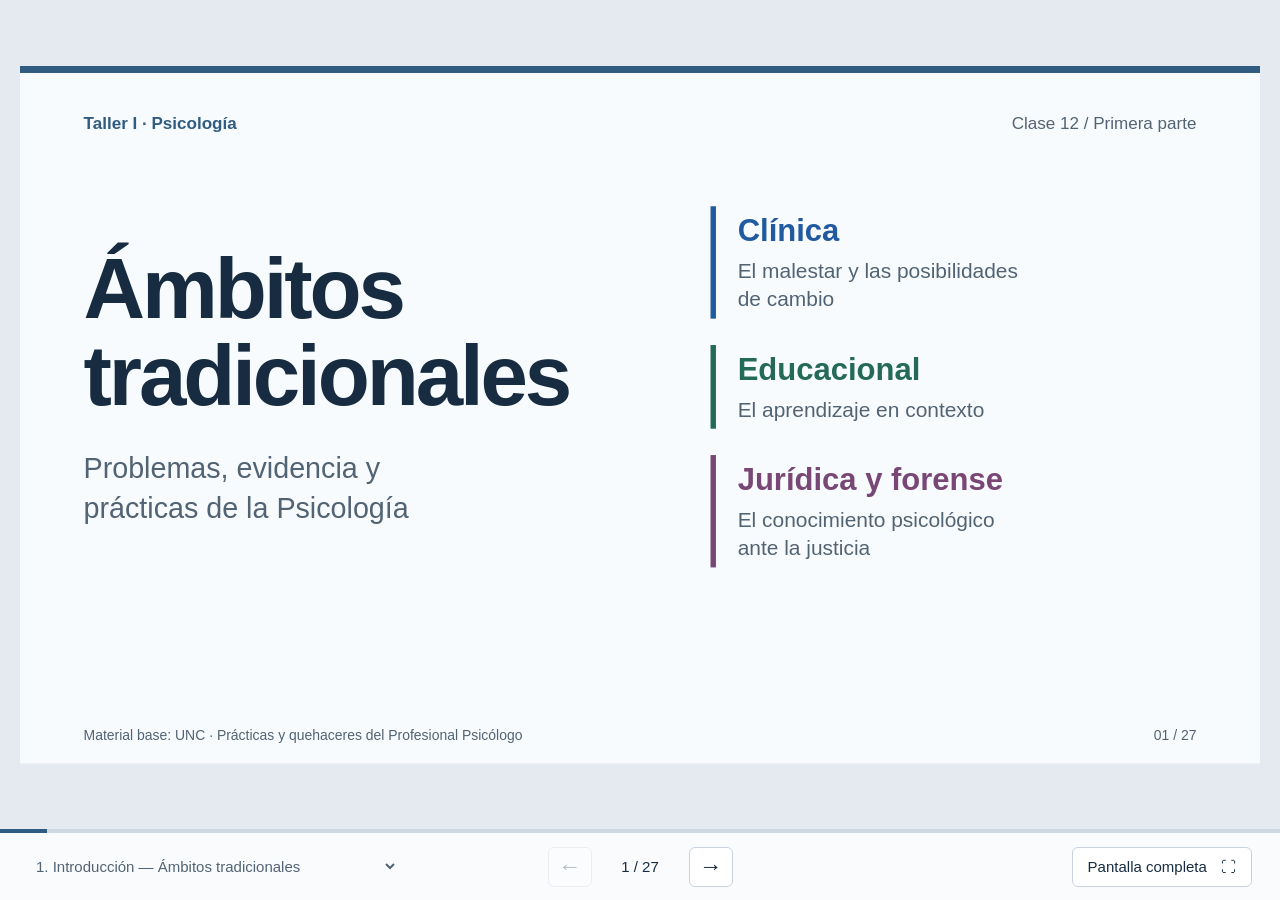
<file: clase-areas-psi/index.html>
<!doctype html>
<html lang="es">
<head>
  <meta charset="utf-8">
  <meta name="viewport" content="width=device-width, initial-scale=1">
  <meta name="description" content="Clase 12: ámbitos tradicionales de la Psicología. Clínica, educacional y jurídica-forense, con la evidencia como hilo conductor.">
  <title>Clase 12 · Ámbitos tradicionales de la Psicología</title>
  <link rel="stylesheet" href="styles.css">
  <script src="script.js" defer></script>
</head>
<body>
  <main id="presentation" aria-label="Presentación de la Clase 12">
    <div id="stage">

      <section class="slide cover" data-area="Introducción" aria-labelledby="title-1">
        <header class="slide-header"><span>Taller I · Psicología</span><span>Clase 12 / Primera parte</span></header>
        <div class="cover-layout">
          <div><h1 id="title-1">Ámbitos <br>tradicionales</h1><p class="cover-subtitle">Problemas, evidencia y <br>prácticas de la Psicología</p></div>
          <div class="cover-areas" aria-label="Áreas de esta clase">
            <div class="area-clinical"><span>Clínica</span><p>El malestar y las posibilidades de cambio</p></div>
            <div class="area-education"><span>Educacional</span><p>El aprendizaje en contexto</p></div>
            <div class="area-legal"><span>Jurídica y forense</span><p>El conocimiento psicológico ante la justicia</p></div>
          </div>
        </div>
        <footer class="slide-footer"><span>Material base: UNC · Prácticas y quehaceres del Profesional Psicólogo</span><span class="page-number"></span></footer>
      </section>

      <section class="slide" data-area="Introducción" aria-labelledby="title-2">
        <header class="slide-header"><span>Introducción</span><span>Delimitar un área</span></header>
        <h2 id="title-2">¿Qué es un área de la Psicología?</h2>
        <p class="lead">Una esfera de problemas, conocimientos y prácticas profesionales.</p>
        <div class="area-definition">
          <div class="definition-center">Área <br>profesional</div>
          <dl class="definition-list">
            <div><dt>Demanda social</dt><dd>Una necesidad que requiere respuestas.</dd></div>
            <div><dt>Conocimientos</dt><dd>Producción científica que fundamenta la práctica.</dd></div>
            <div><dt>Objetivos y población</dt><dd>Problemas y propósitos específicos.</dd></div>
            <div><dt>Herramientas</dt><dd>Procedimientos adecuados para intervenir.</dd></div>
          </dl>
        </div>
        <p class="takeaway">El lugar de trabajo no basta para definir el área. Sus fronteras se interrelacionan.</p>
        <footer class="slide-footer"><span>UNC · Introducción, pp. PDF 2 y 7 · Síntesis</span><span class="page-number"></span></footer>
      </section>

      <section class="slide" data-area="Introducción" aria-labelledby="title-3">
        <header class="slide-header"><span>Introducción</span><span>El recorrido de la clase</span></header>
        <h2 id="title-3">De la demanda a una decisión fundamentada</h2>
        <ol class="process five">
          <li><span class="step">1</span><h3>Demanda <br>social</h3><p>¿Qué se nos pide?</p></li>
          <li><span class="step">2</span><h3>Problema <br>profesional</h3><p>¿Qué necesitamos comprender?</p></li>
          <li><span class="step">3</span><h3>Evidencia <br>necesaria</h3><p>¿Con qué información?</p></li>
          <li><span class="step">4</span><h3>Decisión e <br>intervención</h3><p>¿Qué podemos hacer?</p></li>
          <li><span class="step">5</span><h3>Investigación <br>y evaluación</h3><p>¿Qué aprendimos? ¿Qué revisamos?</p></li>
        </ol>
        <div class="return-line">La investigación alimenta todo el recorrido y permite reformular el problema.</div>
        <p class="takeaway">Una demanda inicial abre una pregunta; todavía no ofrece una explicación.</p>
        <footer class="slide-footer"><span>Esquema didáctico a partir de UNC · Introducción, pp. PDF 2–7</span><span class="page-number"></span></footer>
      </section>

      <section class="slide" data-area="Introducción" aria-labelledby="title-4">
        <header class="slide-header"><span>Introducción</span><span>Investigación transversal</span></header>
        <h2 id="title-4">¿Cómo sabemos que una intervención es adecuada?</h2>
        <div class="evidence-equation">
          <div class="equation-result">Decisión <br>profesional <br>fundamentada</div><span class="equal" aria-hidden="true">=</span>
          <div class="equation-parts"><p>Conocimiento científico disponible</p><p>Información del caso y del contexto</p><p>Instrumentos y procedimientos adecuados</p><p>Consideraciones éticas y profesionales</p></div>
        </div>
        <p class="takeaway">Intuición, experiencia personal y sentido común ≠ evidencia científica.</p>
        <footer class="slide-footer"><span>UNC · pp. PDF 2, 6–7 y 10–11 · Integración didáctica</span><span class="page-number"></span></footer>
      </section>

      <section class="slide clinical section-opener" data-area="Clínica" aria-labelledby="title-5">
        <header class="slide-header"><span>Psicología clínica</span><span>El campo profesional</span></header>
        <h2 id="title-5">Comprender el malestar. <br>Fundamentar la intervención.</h2>
        <p class="lead">¿Qué explica este padecimiento y cómo podemos intervenir?</p>
        <div class="practice-map"><p>Evaluación y diagnóstico</p><p>Psicoterapia</p><p>Orientación</p><p>Promoción y prevención</p><p>Investigación</p></div>
        <p class="takeaway">Psicología clínica ≠ solamente psicoterapia.</p>
        <footer class="slide-footer"><span>UNC · Psicología clínica, pp. PDF 8–11 · Síntesis</span><span class="page-number"></span></footer>
      </section>

      <section class="slide clinical" data-area="Clínica" aria-labelledby="title-6">
        <header class="slide-header"><span>Psicología clínica</span><span>Antecedentes</span></header>
        <h2 id="title-6">La evaluación también está en el origen</h2>
        <div class="timeline">
          <article><p class="date">Fines del siglo XIX</p><h3>Psicología científica</h3><p>Diferencias individuales, medición y atención al padecimiento.</p></article>
          <article><p class="date">1895</p><h3>Freud y Breuer</h3><p><em>Estudios sobre la histeria</em> y el desarrollo de la tradición psicoanalítica.</p></article>
          <article><p class="date">1896</p><h3>Lightner Witmer</h3><p>Creación de una clínica psicológica. Atención a dificultades de aprendizaje.</p></article>
        </div>
        <div class="band"><strong>Primeros desempeños</strong><span>Inteligencia, aptitudes y pruebas psicológicas.</span></div>
        <p class="small-note">El material vincula la expansión posterior con nuevas demandas de salud mental, incluidas las consecuencias de las guerras.</p>
        <footer class="slide-footer"><span>UNC · pp. PDF 8–9 · Recorrido histórico del material</span><span class="page-number"></span></footer>
      </section>

      <section class="slide clinical case-slide" data-area="Clínica" aria-labelledby="title-7">
        <header class="slide-header"><span>Psicología clínica</span><span>Caso didáctico · Lucía, 23 años</span></header>
        <div class="case-content"><p class="case-text">Desde hace varios meses, Lucía tiene episodios de <strong>miedo intenso, palpitaciones y sensación de ahogo</strong>.</p><p class="case-text">Comenzó a evitar el transporte público por temor a que vuelva a ocurrirle.</p></div>
        <h2 id="title-7" class="case-question">¿Qué debería hacer el psicólogo?</h2>
        <footer class="slide-footer"><span>Caso ficticio para discusión · No permite establecer un diagnóstico</span><span class="page-number"></span></footer>
      </section>

      <section class="slide clinical" data-area="Clínica" aria-labelledby="title-8">
        <header class="slide-header"><span>Psicología clínica</span><span>Lucía · Construir evidencia</span></header>
        <h2 id="title-8">¿Qué necesitamos saber antes de decidir?</h2>
        <div class="columns three">
          <article><h3>La experiencia</h3><p>¿Cuándo ocurre? <br>¿Con qué frecuencia? <br>¿Cómo afecta su vida?</p><p class="method">Entrevistas y observación</p></article>
          <article><h3>El contexto</h3><p>Historia y condiciones de salud. <br>Recursos, expectativas y preferencias.</p><p class="method">Información del caso y articulación profesional</p></article>
          <article><h3>El conocimiento</h3><p>¿Qué explicaciones considerar? <br>¿Qué instrumentos son pertinentes?</p><p class="method">Investigación e instrumentos válidos y confiables</p></article>
        </div>
        <p class="takeaway">La evidencia orienta la evaluación, la elección de intervenciones y el seguimiento.</p>
        <footer class="slide-footer"><span>Aplicación didáctica · Base conceptual: UNC, pp. PDF 8–11</span><span class="page-number"></span></footer>
      </section>

      <section class="slide clinical" data-area="Clínica" aria-labelledby="title-9">
        <header class="slide-header"><span>Psicología clínica</span><span>Lucía · Razonamiento profesional</span></header>
        <h2 id="title-9">Intervenir implica justificar decisiones</h2>
        <ol class="process five">
          <li><span class="step">1</span><h3>¿Qué ocurre?</h3><p>Evaluación</p></li>
          <li><span class="step">2</span><h3>¿Cómo comprenderlo?</h3><p>Formulación y diagnóstico</p></li>
          <li><span class="step">3</span><h3>¿Qué alternativas hay?</h3><p>Intervenciones posibles</p></li>
          <li><span class="step">4</span><h3>¿Cuál conviene?</h3><p>Evidencia y características del caso</p></li>
          <li><span class="step">5</span><h3>¿Funcionó?</h3><p>Evaluación del resultado</p></li>
        </ol>
        <div class="contrast"><p>«Creo que esto podría ayudar»</p><span aria-hidden="true">→</span><p>«Tenemos razones para considerar esta intervención apropiada para esta persona»</p></div>
        <footer class="slide-footer"><span>Secuencia didáctica · Base conceptual: UNC, pp. PDF 8–11</span><span class="page-number"></span></footer>
      </section>

      <section class="slide clinical" data-area="Clínica" aria-labelledby="title-10">
        <header class="slide-header"><span>Psicología clínica</span><span>Investigación</span></header>
        <h2 id="title-10">¿Qué conocimiento necesita la clínica?</h2>
        <div class="research-grid">
          <article><h3>Instrumentos</h3><p>¿Miden adecuadamente?</p><span>Construcción, adaptación y validación.</span></article>
          <article><h3>Estudios empíricos</h3><p>¿Qué variables se relacionan?</p><span>Observación y experimentación.</span></article>
          <article><h3>Caso único</h3><p>¿Qué cambia en una persona?</p><span>Estudio sistemático de un caso o proceso.</span></article>
          <article><h3>Psicoterapia</h3><p>¿Funciona? ¿Cómo funciona?</p><span>Resultados y procesos de cambio.</span></article>
        </div>
        <p class="takeaway">¿Cómo distinguir una intervención efectiva de una que solo parece convincente?</p>
        <footer class="slide-footer"><span>UNC · pp. PDF 10–11 · Preguntas didácticas sobre las líneas del capítulo</span><span class="page-number"></span></footer>
      </section>

      <section class="slide education section-opener" data-area="Educacional" aria-labelledby="title-11">
        <header class="slide-header"><span>Psicología educacional</span><span>El campo profesional</span></header>
        <h2 id="title-11">Comprender el aprendizaje <br>en su contexto</h2>
        <p class="lead">¿Qué factores participan en este problema educativo?</p>
        <div class="learning-triad"><div>Estudiante</div><span aria-hidden="true">↔</span><div>Conocimiento</div><span aria-hidden="true">↔</span><div>Docente</div></div>
        <p class="context-caption">Aula, institución, trayectoria, familia y contexto social</p>
        <p class="takeaway">Psicología educacional ≠ hacer clínica dentro de una escuela.</p>
        <footer class="slide-footer"><span>UNC · Área educativa, pp. PDF 51 y 54–58 · Síntesis</span><span class="page-number"></span></footer>
      </section>

      <section class="slide education" data-area="Educacional" aria-labelledby="title-12">
        <header class="slide-header"><span>Psicología educacional</span><span>Antecedentes en Argentina</span></header>
        <h2 id="title-12">Una transformación en la forma de preguntar</h2>
        <div class="paradigm">
          <article><p class="date">Mediados del siglo XX</p><h3>«¿Qué problema tiene <br>este alumno?»</h3><p>Alfabetización y escolarización. <br>Aprendizaje, fracaso escolar y conducta. <br>Modelo de «alumno normal».</p></article>
          <span class="big-arrow" aria-hidden="true">→</span>
          <article><p class="date">Perspectiva contextual del capítulo</p><h3>«¿Qué ocurre en este <br>proceso educativo?»</h3><p>Sujetos que aprenden y enseñan. <br>Vínculos, trayectorias e institución. <br>Complejidad de las situaciones.</p></article>
        </div>
        <p class="small-note">El material sitúa un antecedente en la creación de la Dirección de Psicología Educacional y Orientación Vocacional.</p>
        <footer class="slide-footer"><span>UNC · pp. PDF 51 y 54–55 · Persisten prácticas de ambas perspectivas</span><span class="page-number"></span></footer>
      </section>

      <section class="slide education case-slide" data-area="Educacional" aria-labelledby="title-13">
        <header class="slide-header"><span>Psicología educacional</span><span>Caso didáctico · Tomás, 13 años</span></header>
        <div class="case-content"><p class="case-text">Un docente consulta al equipo de orientación porque Tomás <strong>«no aprende, está aislado y no participa»</strong>.</p><p class="case-text">Solicita que «lo evalúe la psicóloga».</p></div>
        <h2 id="title-13" class="case-question">¿Dónde está el problema?</h2>
        <footer class="slide-footer"><span>Adaptación didáctica de las situaciones de UNC · pp. PDF 54 y 57</span><span class="page-number"></span></footer>
      </section>

      <section class="slide education" data-area="Educacional" aria-labelledby="title-14">
        <header class="slide-header"><span>Psicología educacional</span><span>Tomás · Construir evidencia</span></header>
        <h2 id="title-14">«No aprende» es el inicio de la indagación</h2>
        <div class="context-evidence">
          <div class="context-stack"><div>Contexto social e institución<div>Familia y trayectoria<div>Aula y docentes<div>Tomás</div></div></div></div></div>
          <dl class="evidence-list"><div><dt>Escuchar</dt><dd>Al estudiante, a docentes y a la familia.</dd></div><div><dt>Observar</dt><dd>Clases, vínculos y condiciones de enseñanza.</dd></div><div><dt>Reconstruir</dt><dd>Trayectoria y situaciones en las que aprende.</dd></div><div><dt>Articular</dt><dd>Información institucional y de otros equipos.</dd></div></dl>
        </div>
        <p class="takeaway">La evidencia puede cambiar dónde ubicamos el problema.</p>
        <footer class="slide-footer"><span>UNC · pp. PDF 54–58 · Aplicación didáctica al caso</span><span class="page-number"></span></footer>
      </section>

      <section class="slide education" data-area="Educacional" aria-labelledby="title-15">
        <header class="slide-header"><span>Psicología educacional</span><span>Decisiones e intervenciones</span></header>
        <h2 id="title-15">Tres funciones que se articulan</h2>
        <div class="columns three">
          <article><h3>Asistencia</h3><p>Promover aprendizaje y convivencia. <br>Acompañar trayectorias e inclusión. <br>Prevenir riesgos y orientar elecciones.</p></article>
          <article><h3>Capacitación</h3><p>Trabajar con docentes, directivos y equipos técnicos sobre los problemas educativos.</p></article>
          <article><h3>Investigación</h3><p>Comprender problemas emergentes y evaluar intervenciones.</p></article>
        </div>
        <div class="band"><strong>En el caso de Tomás</strong><span>Construir un plan situado, acordar apoyos y revisar su trayectoria.</span></div>
        <p class="small-note">Trabajo interdisciplinario, en equipo y en red con familias e instituciones.</p>
        <footer class="slide-footer"><span>UNC · pp. PDF 54–59 · El plan de Tomás es una aplicación didáctica</span><span class="page-number"></span></footer>
      </section>

      <section class="slide education" data-area="Educacional" aria-labelledby="title-16">
        <header class="slide-header"><span>Psicología educacional</span><span>Investigación</span></header>
        <h2 id="title-16">¿La escuela de hoy plantea los mismos <br>problemas que la de 1950?</h2>
        <div class="research-grid compact-grid">
          <article><h3>Trayectorias</h3><p>¿Cómo se construyen las experiencias de aprendizaje?</p></article>
          <article><h3>Convivencia e inclusión</h3><p>¿Qué facilita o dificulta la participación?</p></article>
          <article><h3>Cambios tecnológicos</h3><p>¿Cómo se aprende en espacios formales e informales?</p></article>
          <article><h3>Intervenciones</h3><p>¿Qué cambia con los programas y apoyos?</p></article>
        </div>
        <p class="takeaway">Investigar también permite descubrir y redefinir los problemas.</p>
        <footer class="slide-footer"><span>UNC · pp. PDF 52–55 y 59 · Preguntas didácticas derivadas del capítulo</span><span class="page-number"></span></footer>
      </section>

      <section class="slide legal" data-area="Jurídica y forense" aria-labelledby="title-17">
        <header class="slide-header"><span>Psicología jurídica y forense</span><span>Una distinción necesaria</span></header>
        <h2 id="title-17">Psicología jurídica: un campo amplio</h2>
        <p class="lead">Articulación entre Psicología y Derecho.</p>
        <div class="legal-map">
          <article class="forensic"><h3>Psicología forense</h3><p>Conocimiento psicológico para responder preguntas relevantes para la justicia.</p><span>Evaluación e informes periciales</span></article>
          <div class="legal-branches"><p>Psicología penitenciaria</p><p>Psicología del testimonio</p><p>Victimología</p><p>Mediación</p><p>Niñez y familia</p><p>Otros campos de aplicación</p></div>
        </div>
        <p class="small-note">La forense es una parcela del campo jurídico. Las denominaciones varían entre tradiciones y regiones.</p>
        <footer class="slide-footer"><span>UNC · pp. PDF 13–19 · Mapa sintético, no exhaustivo</span><span class="page-number"></span></footer>
      </section>

      <section class="slide legal" data-area="Jurídica y forense" aria-labelledby="title-18">
        <header class="slide-header"><span>Psicología jurídica y forense</span><span>Antecedentes modernos</span></header>
        <h2 id="title-18">La investigación participa desde el origen</h2>
        <div class="timeline">
          <article><p class="date">1893</p><h3>James M. Cattell</h3><p>Interrogatorios simulados. <br>Los relatos sobre hechos pasados podían contener errores.</p></article>
          <article><p class="date">Argentina · 1911</p><h3>José Ingenieros</h3><p><em>Criminología</em>. <br>Desarrollo temprano del campo y aplicación penitenciaria.</p></article>
          <article><p class="date">Década de 1960</p><h3>Consolidación profesional</h3><p>En EE. UU. y Europa. <br>El caso Jenkins en EE. UU. reconoce el aporte experto de psicólogos.</p></article>
        </div>
        <p class="takeaway">Investigación psicológica → conocimiento especializado → aplicación jurídica.</p>
        <footer class="slide-footer"><span>UNC · p. PDF 15 · Antecedentes históricos, no validación actual de sus teorías</span><span class="page-number"></span></footer>
      </section>

      <section class="slide legal case-slide" data-area="Jurídica y forense" aria-labelledby="title-19">
        <header class="slide-header"><span>Psicología jurídica y forense</span><span>Caso didáctico · Testimonio</span></header>
        <div class="case-content"><p class="case-text">Una testigo identifica a una persona como autora de un robo.</p><p class="testimony">«Estoy 100 % segura»</p></div>
        <h2 id="title-19" class="case-question">¿Qué debería hacer la justicia <br>con esa afirmación?</h2>
        <footer class="slide-footer"><span>Caso ficticio para discusión · ¿Qué puede aportar la Psicología?</span><span class="page-number"></span></footer>
      </section>

      <section class="slide legal" data-area="Jurídica y forense" aria-labelledby="title-20">
        <header class="slide-header"><span>Psicología jurídica y forense</span><span>Testimonio · Construir evidencia</span></header>
        <h2 id="title-20">Seguridad y exactitud son preguntas distintas</h2>
        <div class="columns two">
          <article><h3>La pregunta jurídica</h3><p class="large-copy">¿Qué valor tiene esta declaración para decidir sobre el hecho?</p></article>
          <article><h3>Las preguntas psicológicas</h3><p>¿En qué condiciones percibió y recordó? <br>¿Cómo se obtuvo el testimonio? <br>¿Qué pudo influir en la identificación?</p></article>
        </div>
        <div class="band"><strong>Conocimientos pertinentes</strong><span>Memoria, percepción, reconocimiento y sugestión.</span></div>
        <p class="small-note">La certeza expresada, por sí sola, no resuelve la exactitud. Tampoco permite concluir que la testigo miente.</p>
        <footer class="slide-footer"><span>Desarrollo didáctico a partir de UNC · pp. PDF 15 y 18</span><span class="page-number"></span></footer>
      </section>

      <section class="slide legal case-slide" data-area="Jurídica y forense" aria-labelledby="title-21">
        <header class="slide-header"><span>Psicología jurídica y forense</span><span>Caso didáctico · Pericia</span></header>
        <div class="case-content"><p class="case-text">Un tribunal solicita una evaluación psicológica para determinar la existencia de <strong>daño psíquico</strong>.</p></div>
        <h2 id="title-21" class="case-question">¿Qué necesitaríamos para sostener <br>una conclusión?</h2>
        <footer class="slide-footer"><span>Caso ficticio para discusión · El informe debe responder una pregunta delimitada</span><span class="page-number"></span></footer>
      </section>

      <section class="slide legal" data-area="Jurídica y forense" aria-labelledby="title-22">
        <header class="slide-header"><span>Psicología jurídica y forense</span><span>Pericia · Calidad de la evidencia</span></header>
        <h2 id="title-22">Una conclusión debe poder justificarse</h2>
        <ol class="justification-list">
          <li><span>1</span><div><h3>Pregunta y objeto de evaluación</h3><p>Qué se evaluó y qué se solicitó responder.</p></div></li>
          <li><span>2</span><div><h3>Fuentes y procedimientos</h3><p>Cómo se obtuvo la información y con qué instrumentos.</p></div></li>
          <li><span>3</span><div><h3>Resultados e inferencias</h3><p>Qué se encontró y qué conclusiones permite sostener.</p></div></li>
          <li><span>4</span><div><h3>Límites</h3><p>Qué incertidumbres persisten y qué no puede afirmarse.</p></div></li>
        </ol>
        <p class="takeaway">El posible valor probatorio del informe exige calidad de la evidencia.</p>
        <footer class="slide-footer"><span>Guía didáctica · Base conceptual: UNC, pp. PDF 16–20</span><span class="page-number"></span></footer>
      </section>

      <section class="slide legal" data-area="Jurídica y forense" aria-labelledby="title-23">
        <header class="slide-header"><span>Psicología jurídica y forense</span><span>Rol profesional</span></header>
        <h2 id="title-23">Aporte psicológico y decisión jurídica</h2>
        <div class="role-comparison">
          <article><h3>El psicólogo forense</h3><p class="large-copy">Aporta conocimiento <br>psicológico especializado.</p><p>Evalúa, responde puntos de pericia, <br>elabora informes y asesora técnicamente.</p></article>
          <article><h3>El juez</h3><p class="large-copy">Toma la decisión <br>jurídica.</p><p>Valora el aporte pericial <br>junto con los demás elementos del proceso.</p></article>
        </div>
        <p class="takeaway">El psicólogo no dicta sentencia. Debe explicitar el alcance de su aporte.</p>
        <footer class="slide-footer"><span>UNC · pp. PDF 13, 17 y 19–20 · Distinción didáctica de funciones</span><span class="page-number"></span></footer>
      </section>

      <section class="slide legal" data-area="Jurídica y forense" aria-labelledby="title-24">
        <header class="slide-header"><span>Psicología jurídica y forense</span><span>Investigación y práctica</span></header>
        <h2 id="title-24">¿Qué inferencias están justificadas?</h2>
        <ol class="process four">
          <li><span class="step">1</span><h3>Pregunta</h3><p>¿Qué afecta la exactitud de un testimonio?</p></li>
          <li><span class="step">2</span><h3>Investigación</h3><p>Memoria, percepción, identificación y sugestión.</p></li>
          <li><span class="step">3</span><h3>Conocimiento</h3><p>Condiciones y límites de lo que podemos inferir.</p></li>
          <li><span class="step">4</span><h3>Aplicación</h3><p>Fundamentar procedimientos y decisiones.</p></li>
        </ol>
        <p class="takeaway">La investigación conecta las preguntas de la justicia con el conocimiento psicológico.</p>
        <p class="small-note">Otras preguntas posibles: violencia, victimización, evaluación forense y mediación.</p>
        <footer class="slide-footer"><span>Síntesis didáctica de UNC · pp. PDF 15–19 · No es una sección independiente del capítulo</span><span class="page-number"></span></footer>
      </section>

      <section class="slide comparison" data-area="Integración" aria-labelledby="title-25">
        <header class="slide-header"><span>Integración</span><span>Comparar las tres áreas</span></header>
        <h2 id="title-25">Distintos problemas, decisiones fundamentadas</h2>
        <table>
          <caption class="sr-only">Pregunta profesional, evidencia e investigación en cada área</caption>
          <thead><tr><th scope="col">Área</th><th scope="col">Pregunta profesional</th><th scope="col">Evidencia</th><th scope="col">Investigación</th></tr></thead>
          <tbody>
            <tr><th scope="row" class="area-clinical">Clínica</th><td>¿Qué explica este malestar y cómo intervenir?</td><td>Evaluación, conocimiento científico y características del caso.</td><td>Instrumentos, procesos y resultados.</td></tr>
            <tr><th scope="row" class="area-education">Educacional</th><td>¿Qué participa en este problema educativo?</td><td>Estudiante, aula, trayectoria, institución y contexto.</td><td>Nuevos fenómenos, experiencias e intervenciones.</td></tr>
            <tr><th scope="row" class="area-legal">Jurídica</th><td>¿Qué puede aportar la Psicología a esta pregunta jurídica?</td><td>Evaluación, procedimientos y conocimiento pertinente.</td><td>Fundamentos y límites de las inferencias.</td></tr>
          </tbody>
        </table>
        <footer class="slide-footer"><span>Síntesis integradora de los capítulos de UNC trabajados en clase</span><span class="page-number"></span></footer>
      </section>

      <section class="slide sources" data-area="Integración" aria-labelledby="title-26">
        <header class="slide-header"><span>Integración</span><span>Material de referencia</span></header>
        <h2 id="title-26">Para volver al material</h2>
        <p class="lead">UNC. <em>Prácticas y quehaceres del Profesional Psicólogo.</em></p>
        <div class="source-list">
          <a href="UNC%20Pr%C3%A1cticas%20y%20quehaceres%20del%20Profesional%20Psic%C3%B3logo.pdf#page=2" target="_blank" rel="noopener"><span>Introducción a las prácticas profesionales<small>Luciana Juaneu y Marcelo Vaiman</small></span><strong>PDF 2–7 ↗</strong></a>
          <a href="UNC%20Pr%C3%A1cticas%20y%20quehaceres%20del%20Profesional%20Psic%C3%B3logo.pdf#page=8" target="_blank" rel="noopener"><span>Psicología clínica<small>Luciana A. Juaneu</small></span><strong>PDF 8–12 ↗</strong></a>
          <a href="UNC%20Pr%C3%A1cticas%20y%20quehaceres%20del%20Profesional%20Psic%C3%B3logo.pdf#page=51" target="_blank" rel="noopener"><span>Área educativa<small>Claudia Torcomian y Ezequiel Olivero</small></span><strong>PDF 51–59 ↗</strong></a>
          <a href="UNC%20Pr%C3%A1cticas%20y%20quehaceres%20del%20Profesional%20Psic%C3%B3logo.pdf#page=13" target="_blank" rel="noopener"><span>Introducción a la Psicología jurídica y forense<small>Fernando Rubio-Garay y María Ángeles López-González</small></span><strong>PDF 13–20 ↗</strong></a>
        </div>
        <p class="small-note">Los casos, preguntas y esquemas son recursos didácticos. Los números corresponden al visor del PDF, no a la paginación impresa.</p>
        <footer class="slide-footer"><span>Fuente principal disponible junto a esta presentación</span><span class="page-number"></span></footer>
      </section>

      <section class="slide closing" data-area="Integración" aria-labelledby="title-27">
        <header class="slide-header"><span>Clase 12 · Cierre</span><span>Práctica profesional y evidencia</span></header>
        <h2 id="title-27">El área cambia. <br>La lógica científica no.</h2>
        <ol class="closing-process"><li>Formular un problema</li><li>Obtener evidencia</li><li>Decidir e intervenir</li><li>Evaluar resultados</li></ol>
        <p class="closing-question">En cualquiera de los casos de hoy, <br>¿qué dato podría hacerles cambiar de decisión?</p>
        <footer class="slide-footer"><span>Síntesis didáctica · Ética e investigación atraviesan todo el recorrido</span><span class="page-number"></span></footer>
      </section>

    </div>
  </main>
  <nav id="controls" aria-label="Controles de la presentación" hidden>
    <div class="nav-section"><label class="sr-only" for="slide-select">Ir a una diapositiva</label><select id="slide-select"></select></div>
    <div class="nav-paging"><button id="previous" type="button" aria-label="Diapositiva anterior" title="Anterior (←)">←</button><span id="counter" aria-live="polite" aria-atomic="true"></span><button id="next" type="button" aria-label="Diapositiva siguiente" title="Siguiente (→ o espacio)">→</button></div>
    <button id="fullscreen" type="button" title="Pantalla completa (F)">Pantalla completa <span aria-hidden="true">⛶</span></button>
    <progress id="progress" value="1" max="27" aria-label="Progreso de la presentación"></progress>
  </nav>
  <p id="status" class="sr-only" role="status"></p>
  <noscript><p class="noscript">Activá JavaScript para navegar por diapositivas. Sin JavaScript, podés leer toda la presentación desplazándote.</p></noscript>
</body>
</html>
</file>
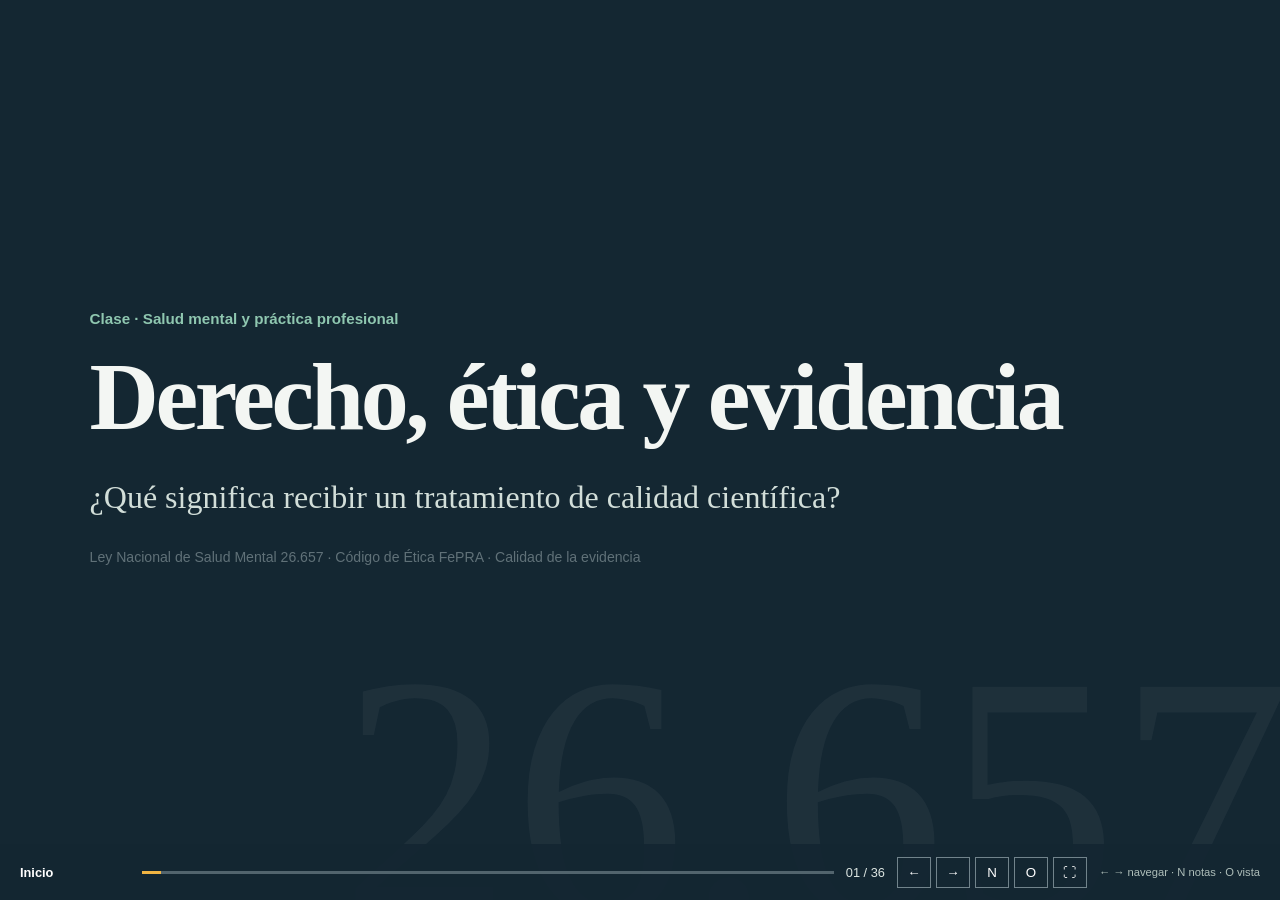
<file: tallerI/clase6/index.html>
<!doctype html>
<html lang="es"><head><meta charset="utf-8"><meta name="viewport" content="width=device-width,initial-scale=1"><title>Derecho, ética y evidencia</title>
<style>
:root{--ink:#142732;--paper:#f3f6f3;--white:#fff;--law:#315f78;--ethics:#287257;--ev:#d38c14;--red:#bd493f;--line:#aebdbc;--muted:#607178}*{box-sizing:border-box}html,body{height:100%;margin:0;overflow:hidden}body{background:#aebdbc;color:var(--ink);font-family:Aptos,"Segoe UI",Arial,sans-serif}.deck{height:100%;position:relative}.slide{position:absolute;inset:0;display:none;overflow:auto;background:var(--paper);padding:clamp(72px,8vh,100px) clamp(28px,7vw,110px) 82px}.slide.active{display:grid;align-content:center}.in{width:min(1160px,100%);margin:auto}.slide[data-part=inicio]{--a:#256a55}.slide[data-part=ley]{--a:var(--law)}.slide[data-part=etica]{--a:var(--ethics)}.slide[data-part=evidencia]{--a:var(--ev)}.slide[data-part=cierre]{--a:var(--red)}.k{font-weight:750;color:var(--a);font-size:clamp(.8rem,1.2vw,.95rem);margin:0 0 17px}h1,h2,h3{font-family:Georgia,serif;line-height:1.05;letter-spacing:-.035em;margin:0}h1{font-size:clamp(3.4rem,7.5vw,7.6rem)}h2{font-size:clamp(2.35rem,5vw,5rem);max-width:1050px}h3{font-size:clamp(1.25rem,2vw,1.9rem);letter-spacing:-.02em}p,li{font-size:clamp(1rem,1.55vw,1.28rem);line-height:1.48}.lead{font:clamp(1.35rem,2.5vw,2.2rem)/1.35 Georgia,serif;max-width:930px;margin:28px 0}.small{font-size:clamp(.82rem,1.1vw,.97rem);color:var(--muted)}strong{color:var(--a)}ul,ol{max-width:980px;padding-left:1.25em}li{margin:.42em 0}.cover{background:var(--ink);color:var(--paper)}.cover .k{color:#8fc7b0}.cover .lead{color:#d2ded9}.cover:after{content:"26.657";position:fixed;right:-.03em;bottom:-.2em;font:clamp(8rem,27vw,27rem)/1 Georgia,serif;color:#ffffff0b;pointer-events:none}.grid{display:grid;grid-template-columns:repeat(3,1fr);gap:18px;margin-top:32px}.grid.two{grid-template-columns:repeat(2,1fr)}.grid.four{grid-template-columns:repeat(4,1fr)}.card{background:#fff;border-top:6px solid var(--a);padding:clamp(18px,2.3vw,29px);min-height:165px;box-shadow:0 1px 0 var(--line)}.card p,.card li{font-size:clamp(.88rem,1.2vw,1.05rem)}.chapter{display:grid;grid-template-columns:minmax(110px,.3fr) 1fr;gap:clamp(30px,6vw,85px);align-items:start}.num{font:clamp(5rem,13vw,11rem)/.8 Georgia,serif;color:var(--a);letter-spacing:-.08em}.copy{border-top:2px solid var(--a);padding-top:23px}.rights{display:grid;grid-template-columns:1fr 1fr;gap:0 38px;margin-top:24px}.rights li{font-size:clamp(.88rem,1.13vw,1.02rem);margin:.32em 0}.quote{max-width:1000px;border-left:9px solid var(--a);padding:8px 0 8px 30px;font:clamp(1.65rem,3.4vw,3.3rem)/1.25 Georgia,serif}.quote cite{display:block;margin-top:20px;font:600 .85rem Aptos,"Segoe UI",sans-serif;color:var(--muted)}.band{background:var(--a);color:#fff;padding:clamp(22px,3vw,42px);margin-top:30px;max-width:1050px}.band p{font:clamp(1.2rem,2.2vw,1.9rem)/1.35 Georgia,serif;margin:0}.band strong{color:#fff}.sequence{display:grid;grid-template-columns:repeat(5,1fr);border:1px solid var(--line);margin-top:32px;background:#fff}.seq{padding:21px 17px;min-height:150px}.seq+.seq{border-left:1px solid var(--line)}.seq b{display:block;color:var(--a);margin-bottom:12px}.seq p{font-size:clamp(.82rem,1.08vw,.97rem);margin:0}.versus{display:grid;grid-template-columns:1fr 1fr;margin-top:30px;border:1px solid var(--line)}.versus>div{padding:28px;background:#fff}.versus>div+div{border-left:1px solid var(--line);background:#dce8e5}.prompt{border:4px solid var(--a);color:var(--ink);padding:clamp(22px,3.6vw,42px);max-width:1000px;margin-top:30px;position:relative;background:#fff}.prompt:before{content:"Para conversar";position:absolute;top:-13px;left:22px;background:var(--paper);padding:0 8px;color:var(--a);font-weight:700;font-size:.85rem}.cover .prompt{background:#fff;color:var(--ink)}.cover .prompt:before{background:var(--ink);color:#fff;border:1px solid var(--a)}.prompt p,.prompt li{font-size:clamp(.95rem,1.35vw,1.15rem)}.stamp{display:inline-block;border:4px double var(--a);color:var(--a);padding:9px 15px;transform:rotate(-2deg);font-weight:800;font-size:clamp(1rem,1.8vw,1.55rem);margin-top:22px}.matrix{display:grid;grid-template-columns:150px repeat(3,1fr);margin-top:27px;border:1px solid var(--line);background:#fff}.cell{padding:13px;border-right:1px solid var(--line);border-bottom:1px solid var(--line);font-size:clamp(.78rem,1vw,.95rem);line-height:1.35}.cell:nth-child(4n){border-right:0}.head{background:var(--ink);color:white;font-weight:700}.row{font-weight:700;color:var(--a)}.levels{display:grid;grid-template-columns:repeat(4,1fr);gap:10px;margin-top:32px}.level{padding:24px 19px;background:#fff;border-bottom:10px solid}.level:nth-child(1){border-color:#24724e}.level:nth-child(2){border-color:#75a852}.level:nth-child(3){border-color:#db9822}.level:nth-child(4){border-color:#c34d43}.level b{font:700 clamp(1rem,1.4vw,1.2rem) Georgia,serif}.level p{font-size:clamp(.8rem,1vw,.94rem)}.source{margin-top:25px;font-size:.76rem;color:var(--muted);max-width:1000px}.source a{color:inherit}.notes{display:none;margin-top:22px;padding:15px 20px;background:#fff3c7;border-left:5px solid var(--ev);max-width:1000px;font-size:.9rem;line-height:1.4}.show-notes .active .notes{display:block}.chrome{position:fixed;z-index:20;inset:auto 0 0;height:56px;background:#142732f7;color:#fff;display:flex;align-items:center;padding:0 20px;gap:12px}.part{font-weight:700;font-size:.8rem;min-width:110px}.progress{height:3px;background:#52646d;flex:1}.progress span{display:block;height:100%;background:#f0b443}.counter{font-variant-numeric:tabular-nums;font-size:.8rem;color:#dce5e1}.controls{display:flex;gap:5px}.controls button{border:1px solid #71838b;background:none;color:#fff;width:34px;height:31px;cursor:pointer}.controls button:focus-visible,.controls button:hover{background:#fff;color:var(--ink);outline:2px solid var(--ev)}.help{font-size:.7rem;color:#afbfba}.overview{overflow:auto;padding:24px;background:#aebdbc;display:grid!important;grid-template-columns:repeat(4,1fr);gap:16px;align-content:start}.overview .slide{position:relative;display:block!important;inset:auto;height:245px;padding:20px;overflow:hidden;box-shadow:0 15px 45px #14273233;cursor:pointer}.overview .in{transform:scale(.3);transform-origin:top left;width:330%;pointer-events:none}.overview .slide h1{font-size:5rem}.overview .slide h2{font-size:3.5rem}.overview .slide p,.overview .slide li{font-size:1.15rem}.overview .cover:after,.overview+.chrome{display:none}@media(max-width:780px){.slide{padding:70px 24px 76px}.grid,.grid.two,.grid.four,.levels,.chapter,.rights{grid-template-columns:1fr}.num{font-size:4.7rem}.sequence{grid-template-columns:1fr 1fr}.seq+.seq{border-left:0;border-top:1px solid var(--line)}.versus{grid-template-columns:1fr}.versus>div+div{border-left:0;border-top:1px solid var(--line)}.matrix{grid-template-columns:88px repeat(3,1fr)}.part,.help{display:none}.overview{grid-template-columns:1fr 1fr}.overview .slide{height:175px}}@media print{html,body{overflow:visible}.deck{height:auto}.slide{position:relative;display:grid!important;min-height:100vh;page-break-after:always}.chrome{display:none}}
</style></head><body><main class="deck" id="deck">
<section class="slide cover active" data-part="inicio"><div class="in"><p class="k">Clase · Salud mental y práctica profesional</p><h1>Derecho, ética y evidencia</h1><p class="lead">¿Qué significa recibir un tratamiento de calidad científica?</p><p class="small">Ley Nacional de Salud Mental 26.657 · Código de Ética FePRA · Calidad de la evidencia</p><aside class="notes">Abrir con una ronda: “Cuando escuchan tratamiento con evidencia, ¿qué imaginan?”. Retomar las respuestas al final.</aside></div></section>
<section class="slide" data-part="inicio"><div class="in"><p class="k">Recorrido</p><h2>Tres aproximaciones para una pregunta</h2><div class="grid"><article class="card"><h3>1 · La ley</h3><p>Sus 12 capítulos: modelo de salud mental, derechos y obligaciones.</p></article><article class="card"><h3>2 · La ética</h3><p>La calidad científica como deber profesional.</p></article><article class="card"><h3>3 · La evidencia</h3><p>Intervenciones sin respaldo y grados de certeza.</p></article></div><div class="band"><p>¿Qué razones debemos poder ofrecerle a una persona para proponerle un tratamiento?</p></div></div></section>
<section class="slide" data-part="inicio"><div class="in"><p class="k">Punto de partida</p><div class="quote">Que una práctica sea frecuente, tradicional o recomendada por una autoridad no demuestra que sea eficaz ni segura.<cite>La experiencia abre preguntas, pero no reemplaza una mirada crítica de la profesión.</cite></div><div class="prompt"><p>¿Alcanza con “a mí me funcionó”? ¿Qué otras explicaciones pueden producir una mejoría?</p></div></div></section>

<section class="slide" data-part="ley"><div class="in"><div class="chapter"><div class="num">I</div><div class="copy"><p class="k">Arts. 1–2 · Derechos y garantías</p><h2>La salud mental entra por la puerta de los derechos humanos</h2><ul><li>Protección de la salud mental de <strong>todas las personas</strong>.</li><li>Pleno goce de derechos de quienes atraviesan padecimientos mentales.</li><li>Integra instrumentos internacionales y admite normas locales más beneficiosas.</li></ul></div></div><aside class="notes">La ley no empieza por diagnósticos o instituciones: empieza por sujetos y derechos.</aside></div></section>
<section class="slide" data-part="ley"><div class="in"><div class="chapter"><div class="num">II</div><div class="copy"><p class="k">Arts. 3–5 · Definición</p><h2>Salud mental como proceso</h2><ul><li>Componentes históricos, socioeconómicos, culturales, biológicos y psicológicos.</li><li>Presunción de capacidad.</li><li>No diagnosticar por condición social, disidencia, identidad sexual o antecedentes.</li><li>Las adicciones integran las políticas de salud mental.</li><li>Diagnóstico no equivale a riesgo o incapacidad: exige evaluación interdisciplinaria y situada.</li></ul></div></div></div></section>
<section class="slide" data-part="ley"><div class="in"><div class="chapter"><div class="num">III</div><div class="copy"><p class="k">Art. 6 · Ámbito</p><h2>No hay algunos derechos para lo público y otros para lo privado</h2><p class="lead">Todos los servicios y efectores (públicos y privados) deben adecuarse a la ley.</p><span class="stamp">Obligación transversal</span></div></div></div></section>
<section class="slide" data-part="ley"><div class="in"><div class="chapter"><div class="num">IV</div><div class="copy"><p class="k">Art. 7 · Derechos de las personas con padecimiento mental</p><h2>Dieciséis garantías concretas</h2><ol class="rights"><li>Atención integral, humanizada y equitativa.</li><li>Identidad, pertenencias e historia.</li><li>Fundamentos científicos y ética.</li><li>Alternativa conveniente y menos restrictiva.</li><li>Acompañamiento por afectos elegidos.</li><li>Aceptar o rechazar auxilio espiritual.</li><li>Acceso a historia clínica.</li><li>Supervisión de internaciones prolongadas.</li><li>No discriminación.</li><li>Información comprensible y alternativas.</li><li>Participar en decisiones.</li><li>Intimidad y comunicación.</li><li>No experimentar sin consentimiento.</li><li>No considerar inmodificable el padecimiento.</li><li>No realizar trabajos forzados.</li><li>Compensación por trabajo productivo.</li></ol></div></div></div></section>
<section class="slide" data-part="ley"><div class="in"><p class="k">Art. 7, inciso c</p><div class="quote">Derecho a recibir una atención basada en <strong>fundamentos científicos ajustados a principios éticos</strong>.<cite>Ley 26.657</cite></div><div class="versus"><div><h3>No dice</h3><p>Aplicar cualquier práctica terapéutica por el mero hecho de conocerla.</p></div><div><h3>Obliga a preguntar</h3><p>¿Qué fundamento tiene? ¿Qué beneficios y daños conocemos? ¿Cómo respeta autonomía, dignidad y contexto?</p></div></div></div></section>
<section class="slide" data-part="ley"><div class="in"><div class="chapter"><div class="num">V</div><div class="copy"><p class="k">Arts. 8–12 · Modalidad de abordaje</p><h2>Comunitaria, interdisciplinaria e intersectorial</h2><div class="grid two"><article class="card"><h3>Cómo cuidar</h3><ul><li>Preferentemente fuera de internación.</li><li>Atención primaria y lazos sociales.</li><li>Consentimiento como principio.</li><li>Información accesible.</li></ul></article><article class="card"><h3>Qué construir</h3><ul><li>Atención ambulatoria y domiciliaria.</li><li>Inclusión social y laboral.</li><li>Casas de convivencia, hospitales de día, cooperativas y apoyos.</li></ul></article></div></div></div></div></section>
<section class="slide" data-part="ley"><div class="in"><p class="k">Art. 12 · Intervenciones</p><h2>Una indicación nunca debe ser automática</h2><div class="grid"><article class="card"><h3>Finalidad</h3><p>Necesidades fundamentales y uso exclusivamente terapéutico.</p></article><article class="card"><h3>Límites</h3><p>Nunca como castigo, conveniencia de terceros o reemplazo de cuidados.</p></article><article class="card"><h3>Revisión</h3><p>Indicación y renovación exigen evaluación; abordaje interdisciplinario.</p></article></div><div class="prompt"><p>¿La rutina alcanza para validar una intervención?</p></div></div></section>
<section class="slide" data-part="ley"><div class="in"><div class="chapter"><div class="num">VI</div><div class="copy"><p class="k">Art. 13 · Equipo interdisciplinario</p><h2>Igualdad no significa indistinción</h2><p class="lead">Profesionales con título de grado están en igualdad para conducir; importan la idoneidad y la capacidad de integrar saberes.</p><ul><li>Capacitación permanente.</li><li>Protección de la salud integral del equipo.</li></ul></div></div></div></section>
<section class="slide" data-part="ley"><div class="in"><div class="chapter"><div class="num">VII</div><div class="copy"><p class="k">Arts. 14–19 · Toda internación</p><h2>Restrictiva, breve, fundada y revisable</h2><div class="sequence"><div class="seq"><b>Beneficio</b><p>Mayor que las alternativas comunitarias.</p></div><div class="seq"><b>Brevedad</b><p>Criterios terapéuticos interdisciplinarios.</p></div><div class="seq"><b>Registro</b><p>Evolución e intervenciones diarias.</p></div><div class="seq"><b>Vínculos</b><p>Familia, afectos y entorno.</p></div><div class="seq"><b>No abandono</b><p>No prolongar por vivienda o problemas sociales.</p></div></div></div></div></div></section>
<section class="slide" data-part="ley"><div class="in"><p class="k">Arts. 16–19 · Consentimiento</p><h2>Consentir desde la comprensión. Decidir desde la información</h2><ul><li>En 48 h: evaluación integral, motivos, dos firmas, identidad y entorno.</li><li>El consentimiento vale con lucidez y comprensión; puede perder validez.</li><li>La persona voluntariamente internada puede retirarse.</li><li>Más de 60 días: informar a juez y Órgano de Revisión.</li><li>Consentimiento obtenido o sostenido con dolo genera responsabilidades.</li></ul><aside class="notes">Cruzar con FePRA 1.1–1.7: consentimiento como proceso permanente.</aside></div></section>
<section class="slide" data-part="ley"><div class="in"><p class="k">Arts. 20–26 · Internación involuntaria</p><h2>Excepcional y con controles reforzados</h2><div class="grid"><article class="card"><h3>Condición</h3><p>Riesgo cierto e inminente y ausencia de alternativa ambulatoria eficaz.</p></article><article class="card"><h3>Fundamento</h3><p>Dos disciplinas sin vínculos con la persona; psicología o psiquiatría.</p></article><article class="card"><h3>Garantías</h3><p>Notificar en 10 h, completar en 48 h, juez, defensa y revisión.</p></article></div><p class="small">Para niñas, niños, adolescentes y personas declaradas incapaces rigen protecciones específicas.</p></div></section>
<section class="slide" data-part="ley"><div class="in"><p class="k">Arts. 23–29 · Salida, sustitución y denuncia</p><h2>La internación no puede convertirse en fin último</h2><ul><li>El equipo externa cuando cesa el riesgo; control judicial periódico.</li><li>Ante diferencia, prima la opción menos restrictiva.</li><li>Se prohíben nuevos manicomios; los existentes deben sustituirse.</li><li>Internaciones en hospitales generales.</li><li>Todo el equipo debe denunciar trato indigno o restricción indebida.</li></ul><div class="band"><p>La ley no sólo regula cómo internar: organiza garantías para <strong>no internar, revisar y externar</strong>.</p></div></div></section>
<section class="slide" data-part="ley"><div class="in"><div class="chapter"><div class="num">VIII</div><div class="copy"><p class="k">Art. 30 · Derivaciones</p><h2>Desplazar también restringe vínculos</h2><ul><li>Fuera de la comunidad sólo con mayor apoyo y contención.</li><li>Traslado con acompañante familiar o afectivo.</li><li>Si hay internación, rigen todas sus garantías.</li><li>Sin consentimiento, origen y destino informan al Órgano de Revisión.</li></ul></div></div></div></section>
<section class="slide" data-part="ley"><div class="in"><div class="chapter"><div class="num">IX</div><div class="copy"><p class="k">Arts. 31–37 · Autoridad de Aplicación</p><h2>Los derechos necesitan política pública</h2><div class="grid two"><article class="card"><ul><li>Plan Nacional.</li><li>Presupuesto hasta 10% de salud.</li><li>Formación y actualización.</li><li>Estándares y supervisión.</li></ul></article><article class="card"><ul><li>Censo de internaciones.</li><li>Prevención e inclusión.</li><li>Participación de usuarios y familias.</li><li>Adecuación de obras sociales.</li></ul></article></div></div></div></div></section>
<section class="slide" data-part="ley"><div class="in"><div class="chapter"><div class="num">X</div><div class="copy"><p class="k">Arts. 38–40 · Órgano de Revisión</p><h2>Control plural del sistema</h2><p>En el Ministerio Público de la Defensa; integra Estado, usuarios, familiares, trabajadores y organizaciones.</p><ul><li>Supervisa tratamientos, internaciones y derivaciones.</li><li>Exige información e interviene judicialmente.</li><li>Controla justificación y duración mínima.</li><li>Promueve órganos locales y resguarda derechos.</li></ul></div></div></div></section>
<section class="slide" data-part="ley"><div class="in"><div class="chapter"><div class="num">XI</div><div class="copy"><p class="k">Art. 41 · Cooperación federal</p><h2>Implementar con las jurisdicciones</h2><ul><li>Cooperación técnica, económica y financiera.</li><li>Capacitación permanente con universidades.</li><li>Áreas provinciales coordinadas con Nación.</li></ul></div></div></div></section>
<section class="slide" data-part="ley"><div class="in"><div class="chapter"><div class="num">XII</div><div class="copy"><p class="k">Arts. 42–46 · Disposiciones complementarias</p><h2>Autonomía, interdisciplina y orden público</h2><ul><li>Modificó artículos del antiguo Código Civil sobre capacidad y libertad.</li><li>Derogó la Ley 22.914.</li><li>Declaró la ley de orden público.</li></ul><p class="small">Los arts. 42–43 remiten al Código Civil entonces vigente; hoy deben articularse jurídicamente con el Código Civil y Comercial posterior.</p></div></div></div></section>
<section class="slide" data-part="ley"><div class="in"><p class="k">Síntesis legal</p><h2>Un sistema en funcionamiento</h2><div class="sequence"><div class="seq"><b>Sujeto</b><p>Capaz, informado, con historia.</p></div><div class="seq"><b>Atención</b><p>Comunitaria e interdisciplinaria.</p></div><div class="seq"><b>Intervención</b><p>Fundada, ética, menos restrictiva.</p></div><div class="seq"><b>Control</b><p>Clínico, judicial y ciudadano.</p></div><div class="seq"><b>Estado</b><p>Presupuesto y dispositivos.</p></div></div><div class="prompt"><p>¿Qué derecho se vulnera al ofrecer una intervención sin respaldo y sin explicitar criterios?</p></div><p class="source"><a href="https://www.argentina.gob.ar/normativa/nacional/175977/texto">Texto oficial · Ley 26.657</a></p></div></section>

<section class="slide" data-part="etica"><div class="in"><p class="k">FePRA · principios</p><h2>La ciencia pone límites; la ética también</h2><p class="lead">El bienestar psíquico es un derecho humano y debe promoverse con el mayor nivel de calidad posible.</p><div class="grid"><article class="card"><h3>Competencia</h3><p>Reconocer fronteras de formación y pericia.</p></article><article class="card"><h3>Compromiso científico</h3><p>Actualizarse y usar apropiadamente los recursos.</p></article><article class="card"><h3>Integridad</h3><p>No engañar, rotular ni ocultar límites.</p></article></div><p class="source">Código FePRA, pp. 3–4.</p></div></section>
<section class="slide" data-part="etica"><div class="in"><p class="k">Consentimiento · normas 1.1–1.7</p><h2>Información significativa para decidir</h2><div class="grid two"><article class="card"><h3>La persona necesita saber</h3><ul><li>Propósito y naturaleza.</li><li>Beneficios y riesgos.</li><li>Alternativas.</li><li>Confidencialidad y límites.</li><li>Derecho a rehusar.</li></ul></article><article class="card"><h3>El profesional debe revisar</h3><ul><li>Voluntariedad y comprensión.</li><li>Continuidad de la práctica.</li><li>Efectos obtenidos.</li><li>Riesgos posibles.</li></ul></article></div><p class="source">FePRA, pp. 5–6.</p></div></section>
<section class="slide" data-part="etica"><div class="in"><p class="k">Competencia · normas 3.3 y 4</p><div class="quote">No aplicar ni indicar técnicas o teorías que no sean avaladas en ámbitos científicos, académicos o profesionales reconocidos.<cite>FePRA, norma 3.3.5</cite></div><ul><li>Evitar negligencia, impericia e imprudencia.</li><li>Denunciar prácticas carentes de fundamento científico psicológico.</li><li>Investigar con diseño, validación, control, consentimiento y veracidad.</li><li>Comunicar sin tergiversar alcance ni ocultar resultados.</li></ul></div></section>

<section class="slide" data-part="evidencia"><div class="in"><p class="k">Cambio de lente</p><h2>“Tiene evidencia” dice demasiado poco</h2><p class="lead">Evidencia de <strong>qué efecto</strong>, frente a <strong>qué alternativa</strong>, en <strong>qué población</strong>, medida <strong>cómo</strong> y con <strong>cuánta certeza</strong>.</p><div class="band"><p>No preguntar sólo “¿hay estudios?”, sino “¿cuánta confianza merecen para esta decisión?”.</p></div></div></section>
<section class="slide" data-part="evidencia"><div class="in"><p class="k">Tratamientos sin evidencia suficiente</p><h2>Dos situaciones diferentes</h2><div class="versus"><div><h3>No sabemos si funciona</h3><p>Pocos estudios, diseños débiles, imprecisión o población no investigada.</p></div><div><h3>Sabemos que no funciona</h3><p>Estudios confiables muestran efecto trivial, nulo o daños mayores.</p></div></div><ul><li>En ambos casos se informa la incertidumbre.</li><li>A mayor riesgo, costo o restricción, mayor exigencia de justificación.</li><li>“No demostrado” no habilita a prometer eficacia.</li></ul></div></section>
<section class="slide" data-part="evidencia"><div class="in"><p class="k">Mejoría aparente</p><h2>“Funcionó” admite varias explicaciones</h2><div class="grid four"><article class="card"><h3>Curso natural</h3><p>Los síntomas fluctúan.</p></article><article class="card"><h3>Regresión a la media</h3><p>Se consulta en un pico.</p></article><article class="card"><h3>Contexto</h3><p>Relación, ritual y expectativas.</p></article><article class="card"><h3>Otros cambios</h3><p>Co-intervenciones simultáneas.</p></article></div><p class="lead">La experiencia aporta información; la comparación permite atribuir causas.</p></div></section>
<section class="slide" data-part="evidencia"><div class="in"><p class="k">Diseños y preguntas</p><h2>La evidencia no se exclama. Se construye. </h2><div class="matrix"><div class="cell head">Pregunta</div><div class="cell head">Diseño útil</div><div class="cell head">Aporta</div><div class="cell head">Límite</div><div class="cell row">Efecto</div><div class="cell">Ensayo aleatorizado</div><div class="cell">Comparación causal</div><div class="cell">Generalización</div><div class="cell row">Pronóstico</div><div class="cell">Cohorte</div><div class="cell">Evolución</div><div class="cell">Confusión</div><div class="cell row">Experiencia</div><div class="cell">Cualitativo</div><div class="cell">Sentidos</div><div class="cell">No estima efecto causal</div><div class="cell row">Conjunto</div><div class="cell">Revisión sistemática</div><div class="cell">Síntesis</div><div class="cell">Depende de lo incluido</div></div></div></section>
<section class="slide" data-part="evidencia"><div class="in"><p class="k">Calidad ≠ tipo de estudio</p><h2>Un ensayo puede ser malo; una revisión puede resumir mala evidencia</h2><div class="grid"><article class="card"><h3>Validez</h3><p>¿El efecto puede atribuirse a la intervención?</p></article><article class="card"><h3>Magnitud y precisión</h3><p>¿Es importante? ¿El intervalo incluye beneficio, nulidad o daño?</p></article><article class="card"><h3>Aplicabilidad</h3><p>¿Responde a esta persona, contexto y decisión?</p></article></div><p class="lead">“Significación estadística” no reemplaza estas preguntas.</p></div></section>
<section class="slide" data-part="evidencia"><div class="in"><p class="k">GRADE · cuerpo de evidencia</p><h2>Cinco razones para no agrandarnos, pero si para seguir avanzando</h2><div class="sequence"><div class="seq"><b>Sesgo</b><p>Problemas de diseño o reporte.</p></div><div class="seq"><b>Inconsistencia</b><p>Resultados distintos.</p></div><div class="seq"><b>Indirectitud</b><p>No responde exactamente.</p></div><div class="seq"><b>Imprecisión</b><p>Pocos datos o intervalos amplios.</p></div><div class="seq"><b>Publicación</b><p>Resultados ausentes.</p></div></div><p class="source">Cochrane Handbook, cap. 14. La certeza se valora por desenlace, no como sello global.</p></div></section>
<section class="slide" data-part="evidencia"><div class="in"><p class="k">¿De qué calidad hablamos?</p><h2>Cuatro niveles de certeza</h2><div class="levels"><div class="level"><b>Alta</b><p>Mucha confianza: el efecto real está cerca del estimado.</p></div><div class="level"><b>Moderada</b><p>Podría ser sustancialmente diferente.</p></div><div class="level"><b>Baja</b><p>Confianza limitada; puede cambiar mucho.</p></div><div class="level"><b>Muy baja</b><p>El efecto es altamente incierto.</p></div></div><div class="band"><p><strong>Tener mucha certeza sobre el efecto observado, no significa este efecto sea grande.</strong> Podemos estar muy seguros...Pero con un beneficio pequeño o nulo.</p></div><p class="source"><a href="https://training.cochrane.org/handbook/current/chapter-14">Cochrane Handbook</a> · <a href="https://www.gradeworkinggroup.org/">GRADE Working Group</a></p></div></section>
<section class="slide" data-part="evidencia"><div class="in"><p class="k">Decisión</p><h2>Certeza de evidencia ≠ fuerza de recomendación</h2><div class="grid"><article class="card"><h3>Beneficios y daños</h3><p>Magnitud, balance y desenlaces relevantes.</p></article><article class="card"><h3>Valores y preferencias</h3><p>Lo deseable no es idéntico para todos.</p></article><article class="card"><h3>Equidad y factibilidad</h3><p>Acceso, costo, recursos y aceptabilidad.</p></article></div><p class="lead">La evidencia informa la decisión; no decide sola.</p></div></section>
<section class="slide" data-part="evidencia"><div class="in"><p class="k">Práctica basada en evidencia</p><h2>Tres fuentes que deben conversar</h2><div class="grid"><article class="card"><h3>Investigación</h3><p>Beneficios, daños y certeza por desenlace.</p></article><article class="card"><h3>Pericia</h3><p>Formación, experiencia reflexiva, límites e interdisciplina.</p></article><article class="card"><h3>Persona y contexto</h3><p>Objetivos, preferencias, cultura, red y recursos.</p></article></div><div class="prompt"><p>¿Qué pasa cuando una fuente domina y silencia a las otras?</p></div></div></section>

<section class="slide" data-part="cierre"><div class="in"><p class="k">Caso · 12 minutos</p><h2>Una intervención popular</h2><p>Un servicio quiere incorporar un tratamiento intensivo para ansiedad basada en la aplicación de baños helados. Hay dos estudios pequeños sin grupo control, alta deserción y sólo autoinformes al finalizar. No se informaron eventos adversos. No es costoso y desplazaría una prestación disponible.</p><div class="prompt"><ol><li>¿Qué sabemos y qué no?</li><li>¿Qué certeza asignarían y por qué?</li><li>¿Qué derechos están en juego?</li><li>¿Qué deberían informar antes de ofrecerlo?</li><li>¿Investigar, ofrecer con cautela o no incorporar?</li></ol></div></div></section>
<section class="slide" data-part="cierre"><div class="in"><p class="k">Lista de chequeo</p><h2>Antes de decir “tiene evidencia”</h2><div class="grid two"><article class="card"><ol><li>¿Cuál es la pregunta?</li><li>¿Con qué se comparó?</li><li>¿Qué resultados y qué plazo?</li><li>¿Beneficios, daños y abandonos?</li></ol></article><article class="card"><ol start="5"><li>¿Riesgo de sesgo?</li><li>¿Precisión y consistencia?</li><li>¿Aplica a esta persona?</li><li>¿Alternativa menos restrictiva?</li></ol></article></div><span class="stamp">La incertidumbre también se informa</span></div></section>
<section class="slide cover" data-part="cierre"><div class="in"><p class="k">Cierre</p><h2>Calidad científica es poder dar razones y aceptar que sean revisadas</h2><p class="lead">Un tratamiento digno articula evidencia confiable, competencia profesional, consentimiento, contexto y la menor restricción posible.</p><div class="prompt"><p>¿Qué cambió en nuestra idea de “tratamiento con evidencia”?</p></div><p class="source"><a href="Ley%20Nacional%20de%20Salud%20Mental.pptx">Presentación Ley 26.657</a> · <a href="C%C3%B3digo%20de%20%C3%A9tica%20-%20FePRA.pdf">Código FePRA</a></p></div></section>
</main><footer class="chrome"><span class="part" id="part">Inicio</span><div class="progress"><span id="bar"></span></div><span class="counter" id="counter"></span><div class="controls"><button id="prev" aria-label="Anterior">←</button><button id="next" aria-label="Siguiente">→</button><button id="notes" aria-label="Notas">N</button><button id="over" aria-label="Vista general">O</button><button id="full" aria-label="Pantalla completa">⛶</button></div><span class="help">← → navegar · N notas · O vista</span></footer>
<script>
const deck=document.querySelector('#deck'),ss=[...document.querySelectorAll('.slide')],ct=document.querySelector('#counter'),bar=document.querySelector('#bar'),part=document.querySelector('#part'),prevBtn=document.querySelector('#prev'),nextBtn=document.querySelector('#next'),notesBtn=document.querySelector('#notes'),overBtn=document.querySelector('#over'),fullBtn=document.querySelector('#full');let i=Math.max(0,Math.min(ss.length-1,(+location.hash.slice(1)||1)-1)),ov=false;const names={inicio:'Inicio',ley:'Ley 26.657',etica:'Ética FePRA',evidencia:'Evidencia',cierre:'Trabajo y cierre'};function draw(){ss.forEach((s,n)=>s.classList.toggle('active',n===i));ct.textContent=String(i+1).padStart(2,'0')+' / '+String(ss.length).padStart(2,'0');bar.style.width=(i+1)/ss.length*100+'%';part.textContent=names[ss[i].dataset.part];history.replaceState(null,'','#'+(i+1));ss[i].scrollTop=0}function go(d){if(ov)return;i=Math.max(0,Math.min(ss.length-1,i+d));draw()}function overview(){ov=!ov;deck.classList.toggle('overview',ov);if(!ov)draw()}prevBtn.onclick=()=>go(-1);nextBtn.onclick=()=>go(1);notesBtn.onclick=()=>document.body.classList.toggle('show-notes');overBtn.onclick=overview;fullBtn.onclick=()=>document.fullscreenElement?document.exitFullscreen():document.documentElement.requestFullscreen();deck.onclick=e=>{if(ov&&e.target.closest('.slide')){i=ss.indexOf(e.target.closest('.slide'));overview()}};document.onkeydown=e=>{if(['ArrowRight','PageDown',' '].includes(e.key)){e.preventDefault();go(1)}if(['ArrowLeft','PageUp'].includes(e.key)){e.preventDefault();go(-1)}if(e.key==='Home'){i=0;draw()}if(e.key==='End'){i=ss.length-1;draw()}if(e.key.toLowerCase()==='n')document.body.classList.toggle('show-notes');if(e.key.toLowerCase()==='o')overview();if(e.key.toLowerCase()==='f')fullBtn.click()};let x=0;deck.ontouchstart=e=>x=e.changedTouches[0].screenX;deck.ontouchend=e=>{let d=e.changedTouches[0].screenX-x;if(Math.abs(d)>55)go(d<0?1:-1)};draw();
</script></body></html>
</file>
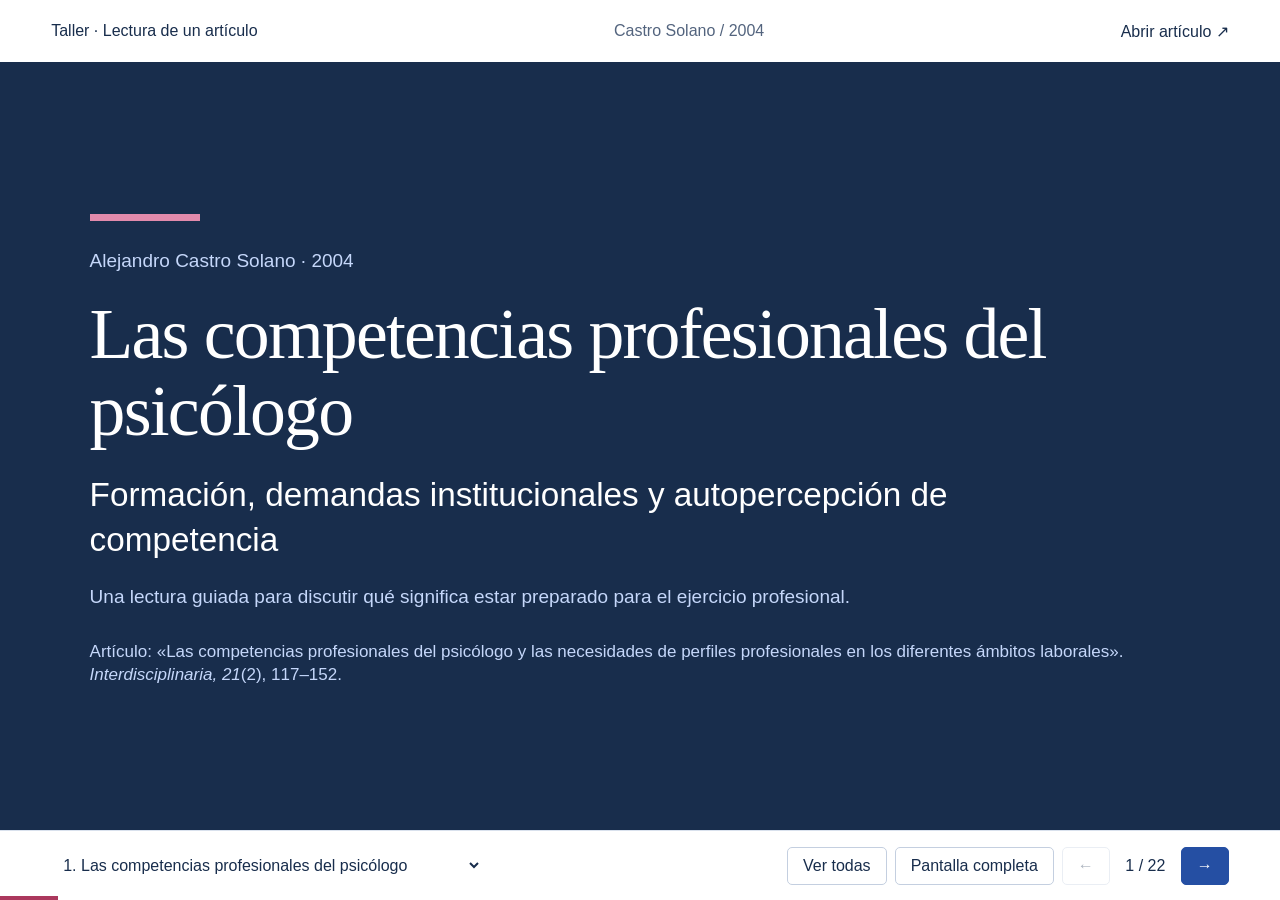
<file: tallerI/clase_competencias/index.html>
<!doctype html>
<html lang="es">
<head>
<meta charset="utf-8">
<meta name="viewport" content="width=device-width, initial-scale=1">
<title>Competencias profesionales del psicólogo · Lectura en clase</title>
<style>
:root{--paper:#f5f7fb;--ink:#182d4c;--blue:#254fa3;--soft:#e6ecf7;--muted:#53647e;--accent:#ab385d;--white:#fff}
*{box-sizing:border-box}body{margin:0;background:var(--paper);color:var(--ink);font-family:Calibri,'Segoe UI',sans-serif}button,a,select{touch-action:manipulation}button,select{font:inherit}button,a{color:inherit}button{cursor:pointer}button:focus-visible,a:focus-visible,select:focus-visible,summary:focus-visible{outline:3px solid var(--accent);outline-offset:4px}
.top{height:62px;display:flex;align-items:center;justify-content:space-between;padding:0 4vw;background:var(--white);gap:16px;font-size:16px}.top span{color:var(--muted)}.top a{text-decoration:none}.slide{display:none;min-height:calc(100dvh - 132px);padding:4vh 7vw 3vh;flex-direction:column;justify-content:center;gap:22px}.slide.active{display:flex}.eyebrow{font-size:19px;color:var(--blue);margin:0}h1,h2,h3,p{margin:0}h1,h2{font-family:Cambria,Georgia,serif;font-weight:normal;line-height:1.08;letter-spacing:-.025em}h1{font-size:clamp(44px,5.6vw,82px);max-width:1100px}h2{font-size:clamp(36px,4vw,60px);max-width:1100px}h3{font-size:27px;margin-bottom:12px}p,li{font-size:clamp(23px,2.1vw,31px);line-height:1.35}.lead{font-size:clamp(27px,2.6vw,39px);max-width:1000px}.small{font-size:19px;line-height:1.4;color:var(--muted)}.source{font-size:17px;color:var(--muted);margin-top:8px}.source a{text-underline-offset:4px}ul,ol{margin:0;padding-left:1.15em}li+li{margin-top:12px}.two{display:grid;grid-template-columns:1fr 1fr;gap:5vw}.two>div{min-width:0}.prompt{padding:18px 24px;border-left:5px solid var(--accent);background:var(--soft);font-size:clamp(23px,2.1vw,30px);line-height:1.35}.prompt strong{color:var(--accent)}.cover{background:var(--ink);color:white}.cover .eyebrow,.cover .small,.cover .source{color:#c5d7fa}.cover .title-rule{width:110px;height:7px;background:#e18aac;margin-bottom:5px}.reading{background:var(--soft)}.reading .eyebrow{color:var(--accent)}.quote{font-family:Cambria,Georgia,serif;font-size:clamp(32px,3.3vw,48px);line-height:1.25;max-width:1060px;margin:0}.terms{display:grid;grid-template-columns:1fr 1fr 1fr;gap:32px}.terms p{font-size:25px}.terms h3{border-top:3px solid var(--blue);padding-top:16px}.bigquestion{font-size:clamp(34px,4.4vw,64px);font-family:Cambria,Georgia,serif;max-width:1100px;line-height:1.15}table{border-collapse:collapse;width:100%;font-size:clamp(19px,1.8vw,27px);line-height:1.3}th,td{text-align:left;padding:13px 15px;border-bottom:1px solid #c5cfdf;vertical-align:top}th{color:var(--blue);font-weight:600;background:var(--soft)}td:not(:first-child){font-variant-numeric:tabular-nums}.data th:not(:first-child),.data td:not(:first-child){text-align:center}.data td:first-child{width:37%}details{font-size:21px}summary{cursor:pointer;color:var(--blue);font-weight:600}details p{font-size:23px;margin-top:10px;max-width:1050px}.nav{height:70px;background:white;display:flex;align-items:center;justify-content:space-between;gap:10px;padding:10px 4vw;position:sticky;bottom:0;border-top:1px solid #d9e1ed}.nav button{border:1px solid #c4cfe0;border-radius:5px;background:white;padding:9px 15px;font-size:16px}.nav button:hover{background:var(--soft)}.nav button:disabled{opacity:.35;cursor:default}.nav .next{background:var(--blue);color:white;border-color:var(--blue)}.nav select{max-width:35vw;border:0;background:white;color:var(--ink);padding:8px;font-size:16px}.progress{position:fixed;bottom:0;left:0;height:4px;background:var(--accent);transition:width .15s;z-index:5}.controls{display:flex;gap:8px;align-items:center}.counter{min-width:55px;text-align:center;font-size:16px}.all .slide{display:flex;min-height:720px;border-bottom:2px solid #c4cfe0}.all .nav{position:sticky}.all .progress{display:none}.all .slide:target{outline:3px solid var(--accent);outline-offset:-3px}.instruction{font-size:17px;color:var(--muted)}
@media(min-width:1500px){.slide{padding-left:max(7vw,calc((100vw - 1350px)/2));padding-right:max(7vw,calc((100vw - 1350px)/2))}}
@media(max-width:760px){.top{height:auto;min-height:58px;padding:12px 20px;font-size:14px}.top span{display:none}.slide{padding:30px 23px;min-height:calc(100dvh - 140px);gap:23px}.two,.terms{grid-template-columns:1fr;gap:24px}h1{font-size:46px}h2{font-size:37px}p,li,.terms p{font-size:23px}h3{font-size:25px}.nav{padding:8px 12px;height:auto;min-height:78px;flex-wrap:wrap}.nav select{max-width:48vw;font-size:14px}.nav button{font-size:14px;padding:9px}.nav .optional{display:none}table{font-size:17px}th,td{padding:10px 6px}.data{font-size:15px}.source{font-size:16px}.all .slide{min-height:0;padding-top:45px;padding-bottom:45px}}
@media print{@page{size:A4 landscape;margin:12mm}.top,.nav,.progress,.instruction,summary{display:none!important}.slide,.all .slide{display:flex!important;min-height:0;height:180mm;padding:7mm 8mm;break-after:page;page-break-after:always;gap:6mm;background:white!important;color:var(--ink)!important;border:0}.slide:last-child{break-after:auto}.cover .eyebrow,.cover .small,.cover .source{color:var(--muted)}h1{font-size:42pt}h2{font-size:30pt}p,li,.lead,.terms p{font-size:18pt}.bigquestion{font-size:30pt}.quote{font-size:26pt}table{font-size:16pt}.small,.source{font-size:12pt}.prompt{font-size:18pt}details p{font-size:16pt}a{text-decoration:none}.two{gap:12mm}}
@media(max-width:760px){table{table-layout:fixed;overflow-wrap:anywhere}.data th,.data td{font-size:14px;padding:9px 4px}.data th:first-child,.data td:first-child{width:34%}}
.legend{display:flex;flex-wrap:wrap;gap:12px 30px;font-size:21px}.legend span{display:flex;align-items:center;gap:9px}.key{display:inline-block;width:14px;height:14px;border-radius:50%}.importance{background:var(--accent)}.perceived{background:var(--blue)}.chart{width:100%;padding-right:24px}.chart-row{display:grid;grid-template-columns:150px 1fr;gap:30px;align-items:center;margin-bottom:16px}.chart-label{font-size:24px}.plot{position:relative;height:48px;background:repeating-linear-gradient(to right,#c7d1e0 0,#c7d1e0 1px,transparent 1px,transparent 25%);border-right:1px solid #c7d1e0}.point{position:absolute;top:8px;transform:translateX(-50%);width:15px;height:15px;border-radius:50%}.point span{position:absolute;top:18px;left:50%;transform:translateX(-50%);font-size:20px;font-weight:600;color:var(--ink)}.axis{display:flex;justify-content:space-between;font-size:18px;color:var(--muted);height:auto;background:none;border:0}.chart-unit{font-size:19px;color:var(--muted);margin-top:2px}.chart-row.axis-row{margin-bottom:0}.chart-row.axis-row .chart-label{font-size:18px;color:var(--muted)}
@media(max-width:760px){.chart-row{grid-template-columns:76px 1fr;gap:14px}.chart-label{font-size:19px}.legend{font-size:17px}.point span{font-size:16px}.chart{padding-right:15px}.point{width:12px;height:12px}}
@media print{.plot,.key,.point{print-color-adjust:exact;-webkit-print-color-adjust:exact}}
@media(prefers-reduced-motion:reduce){*{transition:none!important}}
</style>
</head>
<body>
<header class="top"><a href="#1">Taller · Lectura de un artículo</a><span>Castro Solano / 2004</span><a href="2004%20Castro%20Solano%20-%20Competencias.pdf" target="_blank" rel="noopener">Abrir artículo ↗</a></header>
<main>
<section class="slide cover" id="1">
<div class="title-rule"></div><p class="eyebrow">Alejandro Castro Solano · 2004</p>
<h1>Las competencias profesionales del psicólogo</h1>
<p class="lead">Formación, demandas institucionales y autopercepción de competencia</p>
<p class="small">Una lectura guiada para discutir qué significa estar preparado para el ejercicio profesional.</p>
<p class="source">Artículo: «Las competencias profesionales del psicólogo y las necesidades de perfiles profesionales en los diferentes ámbitos laborales». <em>Interdisciplinaria, 21</em>(2), 117–152.</p>
</section>
<section class="slide" id="2">
<p class="eyebrow">Antes de leer</p><h2>¿Qué hace competente a un psicólogo?</h2>
<p class="bigquestion">Una persona conoce muchas teorías psicológicas. ¿Qué más necesitaríamos saber para confiarle una tarea profesional?</p>
<p class="source"><a data-page="122">El concepto de competencia, pp. 122–124 ↗</a></p>
</section>
<section class="slide" id="3">
<h2>Recorrido de lectura</h2>
<table><thead><tr><th>Tramo</th><th>Pregunta que orienta la lectura</th><th>Páginas</th></tr></thead><tbody>
<tr><td>Problema y conceptos</td><td>¿Qué relación plantea entre formación y demandas?</td><td>119–124</td></tr>
<tr><td>Método</td><td>¿A quiénes consulta y qué mide?</td><td>124–127</td></tr>
<tr><td>Resultados y tablas</td><td>¿Dónde coinciden y discrepan las percepciones?</td><td>127–135, 138–143</td></tr>
<tr><td>Discusión</td><td>¿Hasta dónde llegan las conclusiones?</td><td>135–137</td></tr>
</tbody></table>
<p class="source"><a data-page="119">Introducción ↗</a> · <a data-page="124">Método ↗</a> · <a data-page="127">Resultados ↗</a> · <a data-page="135">Discusión ↗</a></p>
</section>
<section class="slide reading" id="4">
<h2>El problema que organiza el artículo</h2>
<blockquote class="quote">«¿Las universidades están realmente formando y enseñando aquello que los usuarios del sistema necesitan?»</blockquote>
<p class="source">Cita textual, p. 121. <a data-page="119">Leer introducción ↗</a></p>
<p>El autor vincula las dificultades de inserción laboral con una formación predominantemente clínica y con la distancia entre teoría y práctica.</p>
<div class="prompt">¿Quiénes representan las necesidades de la comunidad en este estudio?</div>
</section>
<section class="slide" id="5">
<h2>El concepto de competencia</h2>
<div class="two"><div><h3>Saber declarativo</h3><p>Conocer conceptos, modelos y explicaciones acerca de la realidad.</p></div><div><h3>Saber procedimental</h3><p>Utilizar conocimientos y destrezas para resolver problemas.</p></div></div>
<p class="lead">La competencia integra saberes, experiencia y pericia en una situación profesional concreta.</p>
<div class="prompt">Ejemplo para pensar: conocer teorías del aprendizaje y orientar a un equipo docente ante una dificultad escolar. ¿Qué exige la segunda tarea?</div>
<p class="source"><a data-page="122">El concepto de competencia, pp. 122–124 ↗</a></p>
</section>
<section class="slide" id="6">
<h2>Tres formas de hablar de competencias</h2>
<div class="terms"><div><h3>Objetivas</h3><p>Observables y medibles en la conducta efectiva.</p></div><div><h3>Subjetivas</h3><p>Percibidas por la persona o atribuidas por otros.</p></div><div><h3>Institucionales</h3><p>Contrastables y certificables.</p></div></div>
<div class="prompt"><strong>El estudio se concentra en percepciones.</strong> Sentirse capaz, recibir una valoración favorable y demostrar una habilidad son evidencias diferentes.</div>
<p class="source">Clasificación de Prieto (1997), recuperada por Castro Solano, pp. 123–124. <a data-page="123">Leer clasificación y objetivos ↗</a></p>
</section>
<section class="slide" id="7">
<h2>Objetivos y participantes</h2>
<p>Analizar el ajuste entre competencias profesionales y necesidades de perfiles. Examinar fortalezas y debilidades percibidas.</p>
<table><thead><tr><th>Participantes</th><th>Cantidad</th><th>Qué aportan</th></tr></thead><tbody>
<tr><td>Psicólogos graduados</td><td>499</td><td>Autopercepción en distintas etapas profesionales</td></tr>
<tr><td>Estudiantes próximos a graduarse</td><td>215</td><td>Autopercepción al finalizar la formación</td></tr>
<tr><td>Empleadores / informantes clave</td><td>109</td><td>Demandas y valoración del psicólogo promedio</td></tr>
</tbody></table>
<p class="small">Empleadores: salud, 28; educación, 31; trabajo, 24; justicia, 26. El texto ubica a los encuestados en la Ciudad de Buenos Aires.</p>
<p class="source">Método, pp. 124–125. <a data-page="124">Leer muestra ↗</a></p>
</section>
<section class="slide reading" id="8">
<h2>Cómo se construye la evidencia</h2>
<ol><li>Entrevistas semiestructuradas a empleadores sobre tareas y demandas.</li><li>Construcción de 57 ítems con entrevistas, incumbencias profesionales y un documento de la SIP.</li><li>Encuestas sobre competencia autopercibida e importancia de las habilidades.</li></ol>
<div class="two"><div><h3>Forma A</h3><p>¿Cuán competente se percibe la persona en cada habilidad?</p></div><div><h3>Forma E</h3><p>¿Cuán importante es cada habilidad para el desempeño en el ámbito?</p></div></div>
<p class="source"><a data-page="125">Leer instrumentos y procedimiento ↗</a> · Anexos: pp. 144–149.</p>
</section>
<section class="slide" id="9">
<h2>Áreas de competencias y perfiles</h2>
<div class="two"><div><h3>Áreas: agrupaciones de habilidades</h3><p>Clínica, escolar, laboral, investigación, evaluación y psicodiagnóstico, y «otras áreas».</p><p class="small">El análisis de componentes principales agrupa las respuestas a los ítems. El texto informa un 56 % de varianza explicada.</p></div><div><h3>Perfiles: agrupaciones de personas</h3><p>Clínico, escolar, laboral, investigador, baja competencia autopercibida y «áreas nuevas».</p><p class="small">El análisis de conglomerados reúne participantes con patrones de autopercepción similares.</p></div></div>
<div class="prompt">¿Por qué un área de habilidades y un perfil de personas no son equivalentes?</div>
<p class="source"><a data-page="127">Áreas y perfiles, pp. 127–128 ↗</a> · <a data-page="138">Tabla 1 ↗</a></p>
</section>
<section class="slide" id="10">
<h2>Antigüedad e institución de egreso</h2>
<ul><li>Las competencias clínicas distinguen a los grupos según años de graduación: los más antiguos se perciben más competentes en esa área.</li><li>Las diferencias vinculadas con instituciones públicas o privadas son reducidas en los análisis presentados.</li><li>Los estudiantes próximos a graduarse muestran baja autopercepción en numerosas áreas.</li></ul>
<div class="prompt">Pregunta metodológica: ¿comparar personas con distinta antigüedad permite describir cómo cambia una misma persona a lo largo del tiempo?</div>
<p class="source">Resultados y discusión, pp. 129–130 y 135–136. <a data-page="129">Leer comparaciones ↗</a></p>
</section>
<section class="slide" id="11">
<h2>Cómo leer las tablas 2 a 5</h2>
<table><thead><tr><th>Columna</th><th>Qué representa</th></tr></thead><tbody>
<tr><td>Grado de importancia</td><td>Cuánto demanda el ámbito esa habilidad, según expertos.</td></tr>
<tr><td>Percepción del experto</td><td>Cómo valora al psicólogo promedio que conoce.</td></tr>
<tr><td>Perfil relacionado con el área</td><td>Autopercepción del grupo con ese perfil, cuando existe.</td></tr>
<tr><td>Graduados y alumnos</td><td>Autopercepción según grupo de formación o antigüedad.</td></tr>
</tbody></table>
<p class="small">El autor define fortalezas y debilidades de manera relativa al promedio de cada grupo (±1 desvío estándar). No son un umbral externo de habilitación profesional.</p>
<p class="source">Criterios de lectura, p. 130. <a data-page="130">Leer criterios ↗</a></p>
</section>
<section class="slide reading" id="12">
<p class="eyebrow">Lectura de datos · Tabla 4, p. 142</p><h2>Un mismo ítem, distintas valoraciones</h2>
<table class="data"><thead><tr><th>Área laboral</th><th>Importancia<br>según experto</th><th>Percepción<br>del experto</th><th>Autopercepción<br>perfil laboral</th></tr></thead><tbody>
<tr><td>Redacción de informes psicológicos</td><td>4,75</td><td>3,75</td><td>4,37</td></tr>
<tr><td>Elaboración de perfiles de puestos</td><td>4,75</td><td>3,75</td><td>3,76</td></tr>
<tr><td>Selección y reclutamiento de personal</td><td>4,58</td><td>4,08</td><td>3,93</td></tr>
</tbody></table>
<p>En perfiles de puestos, las valoraciones de competencia casi coinciden. En informes, la autopercepción del perfil laboral supera la valoración experta.</p>
<p class="small">Medias. Expertos: n = 24. Perfil laboral: n = 101. Los expertos valoran al psicólogo promedio, no a los mismos participantes que se autoevalúan.</p>
<p class="source"><a data-page="142">Tabla 4, p. 142 ↗</a></p>
</section>
<section class="slide" id="13">
<h2>Salud: demandas más allá de la consulta</h2>
<table class="data"><thead><tr><th>Competencia</th><th>Importancia</th><th>Percepción experta</th><th>Autopercepción del perfil clínico</th></tr></thead><tbody>
<tr><td>Trabajo interdisciplinario</td><td>5,00</td><td>3,55</td><td>4,51</td></tr>
<tr><td>Intervención en crisis</td><td>4,73</td><td>3,45</td><td>4,16</td></tr>
<tr><td>Tratamiento de adultos</td><td>4,73</td><td>4,36</td><td>4,51</td></tr>
</tbody></table>
<p>El trabajo interdisciplinario recibe la máxima importancia. La distancia entre las valoraciones de competencia es mayor allí que en el tratamiento de adultos.</p>
<p class="small">Medias. Expertos: n = 28. Perfil clínico: n = 54.</p>
<p class="source"><a data-page="139">Tabla 2, pp. 139–140 ↗</a> · <a data-page="131">Resultados de salud ↗</a></p>
</section>
<section class="slide" id="14">
<h2>Educación: orientación y aprendizaje</h2>
<table class="data"><thead><tr><th>Competencia</th><th>Importancia</th><th>Percepción experta</th><th>Autopercepción del perfil educativo</th></tr></thead><tbody>
<tr><td>Orientación a docentes y directivos</td><td>4,81</td><td>3,77</td><td>3,42</td></tr>
<tr><td>Teorías del aprendizaje</td><td>4,61</td><td>3,22</td><td>3,88</td></tr>
<tr><td>Intervención con adolescentes</td><td>4,45</td><td>3,25</td><td>3,99</td></tr>
</tbody></table>
<p>La orientación a docentes encabeza las demandas. En teorías del aprendizaje e intervención con adolescentes, el perfil educativo se atribuye mayor competencia que la percibida por los expertos.</p>
<p class="small">Medias. Expertos: n = 31. Perfil educativo: n = 131.</p>
<p class="source"><a data-page="141">Tabla 3, p. 141 ↗</a> · <a data-page="132">Resultados de educación ↗</a></p>
</section>
<section class="slide" id="15">
<h2>Trabajo: tareas específicas del ámbito</h2>
<table class="data"><thead><tr><th>Competencia</th><th>Importancia</th><th>Percepción experta</th><th>Autopercepción del perfil laboral</th></tr></thead><tbody>
<tr><td>Capacitación de personal</td><td>4,67</td><td>3,88</td><td>3,64</td></tr>
<tr><td>Evaluación del desempeño</td><td>4,63</td><td>3,58</td><td>3,05</td></tr>
<tr><td>Diagnóstico con pruebas proyectivas</td><td>4,33</td><td>3,96</td><td>4,54</td></tr>
</tbody></table>
<p>El perfil laboral se percibe más competente en pruebas proyectivas que en programas de evaluación del desempeño, aunque estos últimos reciben mayor importancia de los empleadores.</p>
<p class="small">Medias. Expertos: n = 24. Perfil laboral: n = 101.</p>
<p class="source"><a data-page="142">Tabla 4, p. 142 ↗</a> · <a data-page="133">Resultados del área laboral ↗</a></p>
</section>
<section class="slide" id="16">
<h2>Justicia: una demanda sin perfil propio</h2>
<table class="data"><thead><tr><th>Competencia</th><th>Importancia</th><th>Percepción experta</th><th>Autopercepción de alumnos</th></tr></thead><tbody>
<tr><td>Trabajo interdisciplinario</td><td>4,69</td><td>3,56</td><td>3,11</td></tr>
<tr><td>Realización de pericias</td><td>4,63</td><td>3,63</td><td>2,26</td></tr>
<tr><td>Mediación</td><td>4,19</td><td>3,31</td><td>2,09</td></tr>
</tbody></table>
<p>Las pericias figuran entre las principales demandas. Los alumnos se perciben poco competentes en pericias y mediación. El análisis no identifica un perfil forense específico.</p>
<p class="small">Medias. Expertos: n = 26. Alumnos: n = 215. La última columna corresponde a alumnos, no a un perfil forense.</p>
<p class="source"><a data-page="143">Tabla 5, p. 143 ↗</a> · <a data-page="134">Resultados de justicia ↗</a></p>
</section>
<section class="slide" id="17">
<h2>Competencias que atraviesan los ámbitos</h2>
<div class="two"><div><h3>Intervención y comunicación</h3><ul><li>Trabajo interdisciplinario.</li><li>Intervención en crisis, con poblaciones de bajos recursos y en programas comunitarios.</li><li>Redacción de informes.</li></ul></div><div><h3>Investigación y herramientas</h3><ul><li>Investigaciones empíricas y metodología.</li><li>Comunicación mediante gráficos, tablas y estadísticas.</li><li>Informática básica e inglés.</li></ul></div></div>
<p class="source">Competencias genéricas y específicas, pp. 134–135. <a data-page="135">Leer factor genérico ↗</a></p>
</section>
<section class="slide reading" id="18">
<p class="eyebrow">Trabajo en grupos · Tablas 2–5</p><h2>Una lectura comparada por ámbito</h2>
<p>Cada grupo elige salud, educación, trabajo o justicia.</p>
<ol><li>Seleccionen una competencia muy valorada por los expertos.</li><li>Comparen su importancia, la percepción experta y dos grupos de participantes.</li><li>Formulen una conclusión e indiquen algo que la tabla no permite saber.</li></ol>
<div class="prompt">Puesta en común: «En el ámbito de…, la tabla muestra… Esto sugiere…, pero para afirmar… necesitaríamos…».</div>
<p class="source"><a data-page="139">Salud ↗</a> · <a data-page="141">Educación ↗</a> · <a data-page="142">Trabajo ↗</a> · <a data-page="143">Justicia ↗</a></p>
</section>
<section class="slide reading" id="19">
<h2>Las conclusiones y sus alcances</h2>
<div class="two"><div><h3>La interpretación del autor</h3><p>Existe un pobre ajuste entre las demandas institucionales y la formación de los psicólogos, con predominio de competencias clínicas clásicas.</p></div><div><h3>El límite que reconoce</h3><p>El trabajo releva percepciones. El autor propone que futuras investigaciones evalúen objetivamente las competencias.</p></div></div>
<div class="prompt">¿Qué evidencia permitiría evaluar el impacto de la formación sobre el desempeño profesional?</div>
<p class="source"><a data-page="135">Discusión, pp. 135–137 ↗</a></p>
</section>
<section class="slide" id="20">
<h2>Preguntas para una lectura crítica</h2>
<ul><li><strong>Representación:</strong> ¿las demandas de empleadores representan todas las necesidades de la comunidad?</li><li><strong>Medición:</strong> ¿qué relación hay entre confianza, valoración ajena y desempeño?</li><li><strong>Comparación:</strong> ¿las diferencias de antigüedad se deben a experiencia, formación o cohortes?</li><li><strong>Alcance:</strong> ¿qué datos harían falta para extender estas conclusiones a otros lugares y al presente?</li></ul>
<p class="source"><a data-page="124">Método ↗</a> · <a data-page="137">Alcances del estudio ↗</a></p>
</section>
<section class="slide" id="21">
<h2>Informes: una demanda compartida</h2>
<p>Importancia de la redacción de informes y valoración experta de la competencia del psicólogo promedio.</p>
<div class="legend"><span><i class="key importance"></i>Importancia</span><span><i class="key perceived"></i>Competencia percibida por expertos</span></div>
<div class="chart" id="reports-chart" role="img" aria-label="Medias por ámbito. Salud: importancia 4,73 y competencia 3,55. Educación: 4,71 y 3,51. Trabajo: 4,75 y 3,75. Justicia: 4,50 y 4,06. Escala de 1 a 5."></div>
<p>La importancia supera la valoración de competencia en los cuatro ámbitos. La menor distancia se observa en justicia.</p>
<p class="source"><a data-page="139">Salud, Tabla 2 ↗</a> · <a data-page="141">Educación, Tabla 3 ↗</a> · <a data-page="142">Trabajo, Tabla 4 ↗</a> · <a data-page="143">Justicia, Tabla 5 ↗</a></p>
</section>
<section class="slide cover" id="22">
<p class="eyebrow">Cierre de la lectura</p><h2>¿Qué cambió en nuestra idea de estar preparados?</h2>
<p class="lead">La competencia articula conocimientos y experiencia frente a demandas concretas.</p>
<p>El artículo muestra diferencias entre lo que las instituciones consideran importante y las competencias que distintos actores perciben.</p>
<p>La evaluación del desempeño queda como un paso necesario para profundizar esos resultados.</p>
<p class="source">Castro Solano, A. (2004). Las competencias profesionales del psicólogo y las necesidades de perfiles profesionales en los diferentes ámbitos laborales. <em>Interdisciplinaria, 21</em>(2), 117–152.</p>
</section>
</main>
<nav class="nav" aria-label="Controles de presentación"><select id="index" aria-label="Ir a diapositiva"></select><div class="controls"><button id="all" class="optional" title="Ver todas las diapositivas (V)" aria-pressed="false">Ver todas</button><button id="full" class="optional" title="Pantalla completa (F)">Pantalla completa</button><button id="prev" aria-label="Diapositiva anterior">←</button><span class="counter" id="counter" aria-live="polite"></span><button id="next" class="next" aria-label="Diapositiva siguiente">→</button></div></nav>
<div class="progress" id="progress"></div>
<script>
'use strict';
// Place the cross-field comparison immediately after the four field tables.
const reportSlide=document.getElementById('21');
reportSlide.parentElement.insertBefore(reportSlide,document.getElementById('17'));
document.querySelectorAll('.slide').forEach((slide,i)=>{slide.id=String(i+1)});
const reportData=[['Salud',4.73,3.55],['Educación',4.71,3.51],['Trabajo',4.75,3.75],['Justicia',4.50,4.06]];
const chart=document.getElementById('reports-chart');
reportData.forEach(([label,importance,perceived])=>{
 const row=document.createElement('div');row.className='chart-row';
 const name=document.createElement('div');name.className='chart-label';name.textContent=label;row.append(name);
 const plot=document.createElement('div');plot.className='plot';
 [[importance,'importance'],[perceived,'perceived']].forEach(([value,kind])=>{const point=document.createElement('div');point.className='point '+kind;point.style.left=((value-1)/4*100)+'%';const number=document.createElement('span');number.textContent=value.toFixed(2).replace('.',',');point.append(number);plot.append(point)});
 row.append(plot);chart.append(row);
});
const axis=document.createElement('div');axis.className='chart-row axis-row';axis.innerHTML='<div class="chart-label">Media (1–5)</div><div class="axis"><span>1</span><span>2</span><span>3</span><span>4</span><span>5</span></div>';chart.append(axis);
const slides=[...document.querySelectorAll('.slide')], picker=document.getElementById('index');
let current=0, all=false;
slides.forEach((slide,i)=>{const option=document.createElement('option');option.value=i;option.textContent=(i+1)+'. '+slide.querySelector('h1,h2').textContent;picker.append(option)});
document.querySelectorAll('[data-page]').forEach(a=>{a.href='2004%20Castro%20Solano%20-%20Competencias.pdf#page='+(Number(a.dataset.page)-115);a.target='_blank';a.rel='noopener'});
function show(n,update=true){current=Math.max(0,Math.min(slides.length-1,n));slides.forEach((slide,i)=>{slide.classList.toggle('active',i===current);slide.setAttribute('aria-hidden',String(!all&&i!==current))});picker.value=current;document.getElementById('counter').textContent=(current+1)+' / '+slides.length;document.getElementById('prev').disabled=current===0;document.getElementById('next').disabled=current===slides.length-1;document.getElementById('progress').style.width=((current+1)/slides.length*100)+'%';document.title=(current+1)+' · '+slides[current].querySelector('h1,h2').textContent;if(update)history.replaceState(null,'','#'+(current+1));if(all)slides[current].scrollIntoView({block:'start'});else window.scrollTo(0,0)}
function fromHash(){const n=Number(location.hash.slice(1));show(Number.isFinite(n)&&n>0?n-1:0,false)}
document.getElementById('prev').onclick=()=>show(current-1);document.getElementById('next').onclick=()=>show(current+1);picker.onchange=()=>show(Number(picker.value));
function toggleAll(){all=!all;document.body.classList.toggle('all',all);const b=document.getElementById('all');b.textContent=all?'Presentar':'Ver todas';b.setAttribute('aria-pressed',String(all));show(current)}
async function fullscreen(){try{if(document.fullscreenElement)await document.exitFullscreen();else await document.documentElement.requestFullscreen()}catch{document.getElementById('full').textContent='Usá F11'}}
document.getElementById('all').onclick=toggleAll;document.getElementById('full').onclick=fullscreen;
document.addEventListener('fullscreenchange',()=>{document.getElementById('full').textContent=document.fullscreenElement?'Salir de pantalla completa':'Pantalla completa'});
document.addEventListener('keydown',e=>{if(e.ctrlKey||e.metaKey||e.altKey||/INPUT|TEXTAREA|SELECT/.test(e.target.tagName))return;if(e.target.closest('button,summary,a')&&(e.key===' '||e.key==='Enter'))return;if(['ArrowRight','PageDown',' '].includes(e.key)){e.preventDefault();show(current+1)}else if(['ArrowLeft','PageUp'].includes(e.key)){e.preventDefault();show(current-1)}else if(e.key==='Home'){e.preventDefault();show(0)}else if(e.key==='End'){e.preventDefault();show(slides.length-1)}else if(e.key.toLowerCase()==='f')fullscreen();else if(e.key.toLowerCase()==='v')toggleAll()});
window.addEventListener('hashchange',fromHash);fromHash();
</script>
</body>
</html>
</file>
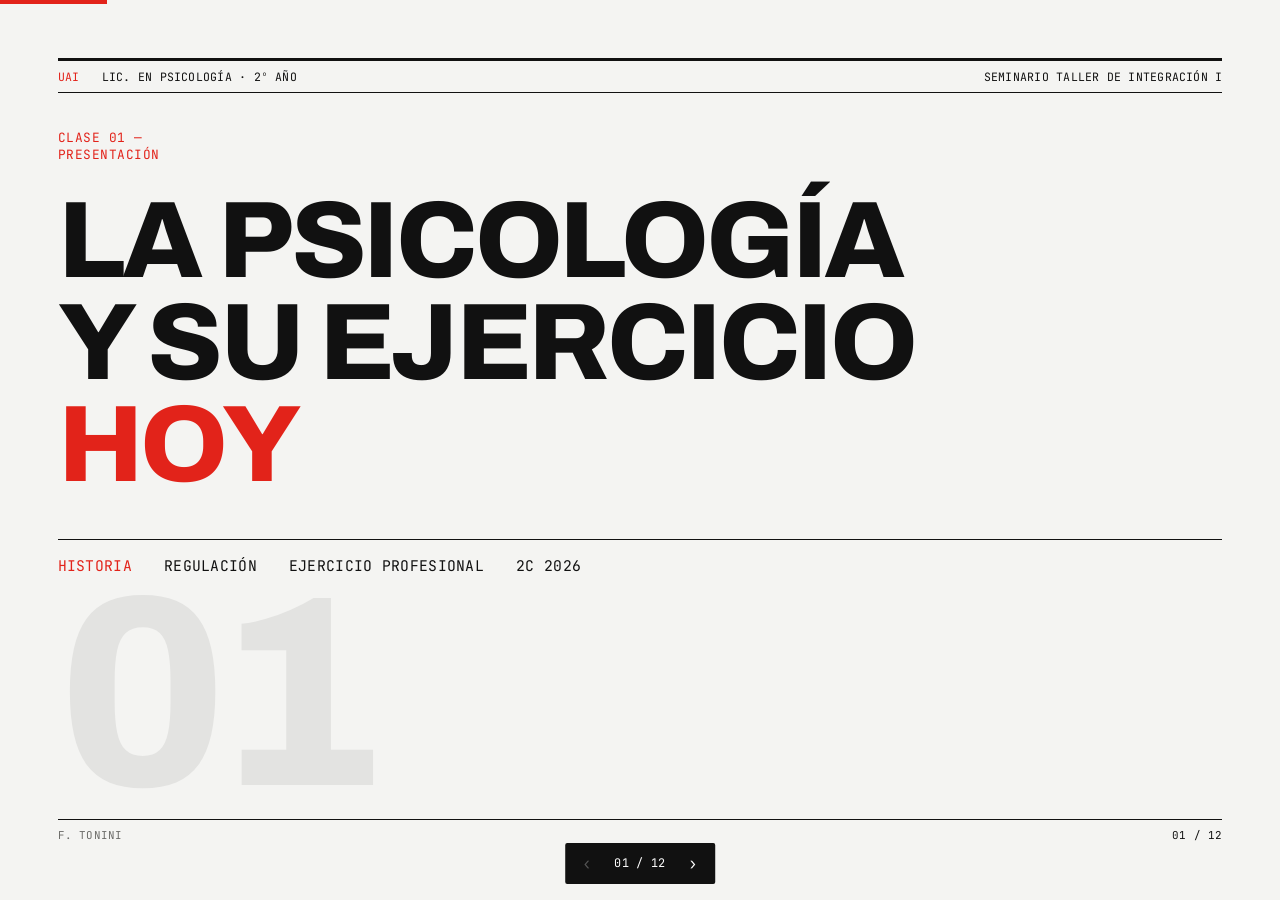
<file: tallerI/clase1.html>
<!DOCTYPE html>
<html lang="es-AR">
<head>
<meta charset="UTF-8">
<meta name="viewport" content="width=device-width, initial-scale=1.0">
<title>Clase 1 · Seminario Taller de Integración I</title>
<style>
  @import url('https://fonts.googleapis.com/css2?family=Archivo:wght@400;500;600;700;800&family=Archivo+Narrow:wght@600;700&family=JetBrains+Mono:wght@400;500;700&display=swap');

  :root{
    --paper:#f4f4f2;
    --ink:#111111;
    --red:#e2231a;
    --grid:#d8d8d4;
    --mute:#6b6b68;
    --sans:'Archivo','Helvetica Neue',Helvetica,Arial,sans-serif;
    --cond:'Archivo Narrow','Helvetica Neue',sans-serif;
    --mono:'JetBrains Mono',ui-monospace,monospace;
    --pad:clamp(1.6rem,4.5vw,4.2rem);
  }
  *{box-sizing:border-box;margin:0;padding:0}
  html,body{height:100%}
  body{background:#000;font-family:var(--sans);color:var(--ink);
       -webkit-font-smoothing:antialiased;overflow:hidden}

  .deck{width:100vw;height:100vh;position:relative}
  .slide{
    position:absolute;inset:0;display:none;
    background:var(--paper);padding:var(--pad);overflow-y:auto;
  }
  .slide.active{display:grid}
  .slide{
    grid-template-columns:repeat(12,1fr);
    grid-template-rows:auto 1fr auto;
    column-gap:clamp(.8rem,1.6vw,1.4rem);row-gap:0;
    animation:rise .45s cubic-bezier(.2,.7,.3,1) both;
  }
  @keyframes rise{from{opacity:0;transform:translateY(10px)}to{opacity:1;transform:none}}
  @media(prefers-reduced-motion:reduce){.slide{animation:none}}

  .rhead{grid-column:1/13;grid-row:1;
    display:flex;justify-content:space-between;align-items:baseline;
    border-top:3px solid var(--ink);border-bottom:1px solid var(--ink);
    padding:.5rem 0 .55rem;font-family:var(--mono);
    font-size:clamp(.58rem,1vw,.72rem);letter-spacing:.02em;color:var(--ink);
    text-transform:uppercase}
  .rhead .r{display:flex;gap:1.4rem}
  .rhead .red{color:var(--red)}

  .body{grid-column:1/13;grid-row:2;display:grid;
    grid-template-columns:repeat(12,1fr);column-gap:clamp(.8rem,1.6vw,1.4rem);
    align-content:start;padding-top:clamp(1.2rem,4vh,3rem)}

  .rfoot{grid-column:1/13;grid-row:3;
    border-top:1px solid var(--ink);padding-top:.5rem;margin-top:1rem;
    font-family:var(--mono);font-size:clamp(.56rem,.95vw,.68rem);
    color:var(--mute);text-transform:uppercase;letter-spacing:.02em;
    display:flex;justify-content:space-between;gap:1rem}
  .rfoot .pg{color:var(--ink)}

  .kicker{font-family:var(--mono);font-size:clamp(.62rem,1.1vw,.8rem);
    letter-spacing:.04em;text-transform:uppercase;color:var(--red);
    display:inline-block;margin-bottom:1rem}
  h1{font-family:var(--sans);font-weight:800;line-height:.94;letter-spacing:-.03em;
     font-size:clamp(2.6rem,8.5vw,7rem);text-transform:uppercase}
  h2{font-family:var(--sans);font-weight:700;line-height:.98;letter-spacing:-.02em;
     font-size:clamp(1.9rem,5.5vw,4rem);text-transform:uppercase}
  h3{font-family:var(--sans);font-weight:700;font-size:clamp(1rem,1.5vw,1.28rem);
     letter-spacing:-.01em;line-height:1.05}
  p{font-size:clamp(.9rem,1.25vw,1.08rem);line-height:1.5;color:var(--ink);max-width:60ch}
  .lead{font-size:clamp(1.05rem,1.7vw,1.4rem);line-height:1.35;font-weight:500;letter-spacing:-.01em}
  .mono{font-family:var(--mono)}
  b,strong{font-weight:700}
  .red{color:var(--red)}
  em{font-style:normal;color:var(--red)}

  .c-full{grid-column:1/13}
  .c-8{grid-column:1/9}
  .c-7{grid-column:1/8}
  .c-6{grid-column:1/7}
  .c-4r{grid-column:9/13}
  .c-5r{grid-column:8/13}
  @media(max-width:760px){
    .c-8,.c-7,.c-6,.c-4r,.c-5r{grid-column:1/13}
  }

  .cover .body{align-content:space-between}
  .cover h1{grid-column:1/13;margin:0}
  .cover h1 .line2{display:block;color:var(--red)}
  .cover .subrow{grid-column:1/13;display:flex;flex-wrap:wrap;gap:.4rem 2rem;
    font-family:var(--mono);font-size:clamp(.7rem,1.2vw,.92rem);
    text-transform:uppercase;letter-spacing:.02em;margin-top:2rem;
    border-top:1px solid var(--ink);padding-top:1rem}
  .cover .subrow span:first-child{color:var(--red)}
  .bigno{grid-column:1/13;font-family:var(--sans);font-weight:800;
    font-size:clamp(4rem,22vw,17rem);line-height:.8;letter-spacing:-.05em;
    color:var(--ink);opacity:.07;margin-top:auto;user-select:none}

  .idx{grid-column:1/13;border-top:1px solid var(--ink)}
  .idx .row{display:grid;grid-template-columns:2.6rem 1fr;gap:clamp(1rem,3vw,3rem);
    padding:clamp(.7rem,1.6vh,1.05rem) 0;border-bottom:1px solid var(--grid);align-items:baseline}
  .idx .row .no{font-family:var(--mono);font-weight:500;color:var(--red);font-size:.85rem}
  .idx .row .txt{display:grid;grid-template-columns:minmax(0,20ch) 1fr;gap:clamp(1rem,3vw,3rem);align-items:baseline}
  .idx .row p{color:var(--mute);font-size:clamp(.82rem,1.1vw,.98rem);line-height:1.4}
  @media(max-width:760px){.idx .row .txt{grid-template-columns:1fr;gap:.3rem}}

  .note{border-left:3px solid var(--red);padding:.2rem 0 .2rem 1.1rem}
  .note h3{color:var(--red);margin-bottom:.5rem;text-transform:uppercase;font-family:var(--cond);letter-spacing:.01em}
  .note p{font-size:clamp(.9rem,1.25vw,1.05rem)}

  .blocks{grid-column:1/13;display:grid;grid-template-columns:repeat(4,1fr);
    border-top:1px solid var(--ink);border-left:1px solid var(--ink)}
  @media(max-width:760px){.blocks{grid-template-columns:1fr}}
  .blk{border-right:1px solid var(--ink);border-bottom:1px solid var(--ink);
    padding:1.1rem 1.1rem 1.4rem;display:flex;flex-direction:column;gap:.55rem;min-height:clamp(180px,26vh,230px)}
  .blk .tag{font-family:var(--mono);font-size:.64rem;text-transform:uppercase;letter-spacing:.02em;color:var(--red)}
  .blk h3{text-transform:uppercase;font-family:var(--cond);letter-spacing:.01em;font-size:clamp(1.05rem,1.7vw,1.4rem)}
  .blk p{font-size:clamp(.8rem,1.05vw,.94rem);line-height:1.4;color:var(--mute)}
  .blk.mark{background:var(--ink)}
  .blk.mark .tag{color:var(--red)}
  .blk.mark h3{color:#fff}
  .blk.mark p{color:#bdbdbd}

  .qslide{background:var(--ink)}
  .qslide .rhead{border-top-color:#fff;border-bottom-color:#333;color:#fff}
  .qslide .rfoot{border-top-color:#333;color:#777}
  .qslide .rfoot .pg{color:#fff}
  .qslide h1,.qslide h2{color:#fff}
  .qslide h1 em,.qslide em{color:var(--red)}
  .qslide p{color:#c9c9c7}
  .qslide .kicker{color:var(--red)}

  .fields{grid-column:1/13;display:grid;grid-template-columns:repeat(4,1fr);
    border-top:1px solid var(--ink);border-left:1px solid var(--ink)}
  @media(max-width:760px){.fields{grid-template-columns:repeat(2,1fr)}}
  .fld{border-right:1px solid var(--ink);border-bottom:1px solid var(--ink);
    padding:.95rem 1rem 1.15rem;display:flex;flex-direction:column;gap:.4rem;min-height:clamp(120px,17vh,150px)}
  .fld .no{font-family:var(--mono);font-size:.62rem;color:var(--mute)}
  .fld h3{text-transform:uppercase;font-family:var(--cond);letter-spacing:.01em;font-size:clamp(.95rem,1.4vw,1.15rem)}
  .fld p{font-size:clamp(.74rem,1vw,.86rem);line-height:1.35;color:var(--mute)}
  .fld.mark{background:var(--red)}
  .fld.mark .no{color:#ffd7d4}
  .fld.mark h3,.fld.mark p{color:#fff}

  .proc{display:grid;gap:0;border-top:1px solid var(--ink)}
  .proc .p{display:grid;grid-template-columns:2.4rem 1fr;gap:1rem;
    padding:.85rem 0;border-bottom:1px solid var(--grid)}
  .proc .p .n{font-family:var(--mono);color:var(--red);font-size:.8rem}
  .proc .p h3{text-transform:uppercase;font-family:var(--cond);font-size:1.05rem;margin-bottom:.2rem}
  .proc .p p{font-size:clamp(.8rem,1.05vw,.92rem);color:var(--mute);line-height:1.4}

  .demarc{grid-column:1/13;display:grid;grid-template-columns:1fr 1fr;gap:clamp(.9rem,2vw,1.6rem)}
  @media(max-width:760px){.demarc{grid-template-columns:1fr}}
  .demarc .col{display:flex;flex-direction:column;border-top:1px solid var(--ink)}
  .demarc .colhead{font-family:var(--sans);font-weight:700;text-transform:uppercase;
    letter-spacing:.01em;font-size:clamp(1rem,1.7vw,1.35rem);color:#fff;
    padding:.7rem 1rem;margin-bottom:0}
  .demarc .red-bg{background:var(--red)}
  .demarc .ink-bg{background:var(--ink)}
  .demarc .crit{padding:.6rem 1rem .7rem;border-bottom:1px solid var(--grid)}
  .demarc .crit h3{text-transform:uppercase;font-family:var(--cond);letter-spacing:.01em;
    font-size:clamp(.9rem,1.3vw,1.08rem);margin-bottom:.15rem}
  .demarc .crit p{font-size:clamp(.76rem,1vw,.9rem);line-height:1.35;color:var(--mute)}

  .qlist{grid-column:1/13;border-top:1px solid #333}
  .qlist .q{display:grid;grid-template-columns:3.2rem 1fr;gap:clamp(1rem,3vw,2.4rem);
    padding:clamp(.7rem,1.9vh,1.2rem) 0;border-bottom:1px solid #2a2a2a;align-items:baseline}
  .qlist .q .n{font-family:var(--mono);color:var(--red);font-size:.9rem}
  .qlist .q p{color:#fff;font-weight:600;font-size:clamp(1.05rem,2.4vw,1.75rem);
    letter-spacing:-.01em;line-height:1.1;max-width:none}

  .steps{grid-column:1/13;display:grid;grid-template-columns:repeat(4,1fr);
    border-top:1px solid var(--ink);border-left:1px solid var(--ink);margin-bottom:1.2rem}
  @media(max-width:760px){.steps{grid-template-columns:1fr 1fr}}
  .stp{border-right:1px solid var(--ink);border-bottom:1px solid var(--ink);
    padding:1rem;display:flex;flex-direction:column;gap:.4rem;min-height:clamp(120px,16vh,150px)}
  .stp .n{font-family:var(--mono);color:var(--red);font-size:.75rem}
  .stp h3{text-transform:uppercase;font-family:var(--cond);font-size:1rem}
  .stp p{font-size:clamp(.76rem,1vw,.88rem);color:var(--mute);line-height:1.35}
  .stp.mark{background:var(--ink)}
  .stp.mark h3{color:#fff}
  .stp.mark p{color:#bdbdbd}
  .stp.mark .n{color:var(--red)}
  .rulebar{grid-column:1/13;display:flex;flex-wrap:wrap;gap:.5rem 2rem;
    font-family:var(--mono);font-size:clamp(.72rem,1.1vw,.9rem);text-transform:uppercase;
    letter-spacing:.02em;border-top:3px solid var(--ink);padding-top:.9rem}
  .rulebar b{color:var(--red)}

  .nav{position:fixed;bottom:1rem;left:50%;transform:translateX(-50%);z-index:50;
    display:flex;align-items:center;gap:.4rem;background:var(--ink);padding:.35rem .4rem;border-radius:2px}
  .nav button{background:none;border:none;color:#fff;cursor:pointer;width:30px;height:30px;
    font-size:1rem;display:flex;align-items:center;justify-content:center;font-family:var(--mono)}
  .nav button:hover{color:var(--red)}
  .nav button:disabled{opacity:.28;cursor:default}
  .nav .ct{color:#fff;font-family:var(--mono);font-size:.74rem;min-width:64px;text-align:center;letter-spacing:.03em}
  .pbar{position:fixed;top:0;left:0;height:4px;background:var(--red);z-index:60;transition:width .35s}
</style>
</head>
<body>
<div class="pbar" id="pbar"></div>
<div class="deck" id="deck">

  <!-- 1 · COVER -->
  <section class="slide cover active">
    <header class="rhead"><div class="r"><span class="red">UAI</span><span>Lic. en Psicología · 2º año</span></div><div>Seminario Taller de Integración I</div></header>
    <div class="body">
      <span class="kicker">Clase 01 — Presentación</span>
      <h1>La psicología <br>y su ejercicio<span class="line2">hoy</span></h1>
      <div class="subrow">
        <span>Historia</span><span>Regulación</span><span>Ejercicio profesional</span><span>2C 2026</span>
      </div>
      <div class="bigno">01</div>
    </div>
    <footer class="rfoot"><span>F. Tonini</span><span class="pg">01 / 12</span></footer>
  </section>

  <!-- 2 · BIENVENIDA -->
  <section class="slide statement">
    <header class="rhead"><div class="r"><span class="red">Bienvenida</span></div><div>Seminario Taller de Integración I</div></header>
    <div class="body">
      <h2 class="c-8" style="margin-bottom:1.6rem">Primer acercamiento sistemático al ejercicio de la profesión</h2>
      <div class="c-7">
        <p class="lead">La materia integra lo que construiste en primer año y muestra cómo esos saberes cobran sentido en los distintos ámbitos del quehacer del psicólogo.</p>
        <p style="margin-top:1rem;color:var(--mute)">Pensamos la Psicología como una profesión <strong>científica, socialmente comprometida y regulada</strong> por principios éticos y normativos. Miramos su identidad, sus alcances y límites, y los desafíos de ejercerla hoy en Argentina.</p>
      </div>
      <div class="c-4r note">
        <h3>El tono</h3>
        <p>A diferencia de otras materias más teóricas, este seminario es <strong>activo</strong>: casos reales, problemáticas actuales y entrevistas a psicólogos en ejercicio. Más que respuestas cerradas, aprender a formular buenas preguntas.</p>
      </div>
    </div>
    <footer class="rfoot"><span>Hoy — presentación · modalidad · ¿qué hace un psicólogo hoy?</span><span class="pg">02 / 12</span></footer>
  </section>

  <!-- 3 · OBJETIVOS -->
  <section class="slide">
    <header class="rhead"><div class="r"><span class="red">Adónde vamos</span></div><div>Resultados de aprendizaje</div></header>
    <div class="body">
      <h2 class="c-full" style="margin-bottom:1.4rem">Al terminar, vas a poder</h2>
      <div class="idx">
        <div class="row"><span class="no">01</span><div class="txt"><h3>Reconocer el rol profesional</h3><p>Fundamentos científicos, éticos y normativos que regulan el ejercicio y las responsabilidades del rol.</p></div></div>
        <div class="row"><span class="no">02</span><div class="txt"><h3>Analizar casos críticamente</h3><p>Distinguir prácticas legales e ilegales y fundamentar decisiones desde una mirada ética y científica.</p></div></div>
        <div class="row"><span class="no">03</span><div class="txt"><h3>Identificar los ámbitos</h3><p>Características, funciones, problemáticas y desafíos de los distintos campos de desempeño.</p></div></div>
        <div class="row"><span class="no">04</span><div class="txt"><h3>Integrar la voz del campo</h3><p>Analizar entrevistas y relevamientos de competencias de profesionales en ejercicio.</p></div></div>
        <div class="row"><span class="no">05</span><div class="txt"><h3>Construir perfiles</h3><p>Comparar información de distintos ámbitos para identificar competencias y particularidades.</p></div></div>
        <div class="row"><span class="no">06</span><div class="txt"><h3>Pensar tu propia identidad</h3><p>Relacionar los contenidos con tu formación y con los desafíos actuales de la profesión.</p></div></div>
      </div>
    </div>
    <footer class="rfoot"><span>Perfil por competencias · matriz UAI</span><span class="pg">03 / 12</span></footer>
  </section>

  <!-- 4 · MODALIDAD -->
  <section class="slide statement">
    <header class="rhead"><div class="r"><span class="red">Cómo trabajamos</span></div><div>Modalidad de cursada</div></header>
    <div class="body">
      <h2 class="c-full" style="margin-bottom:1.5rem">Modalidad de trabajo</h2>
      <div class="idx c-full">
        <div class="row"><span class="no">A</span><div class="txt"><h3>Semanal · híbrida</h3><p>Los encuentros intercalan clases presenciales y sincrónicas por videollamada. Cada semana tiene su propuesta; lo presencial y lo virtual se sostienen entre sí.</p></div></div>
        <div class="row"><span class="no">B</span><div class="txt"><h3>En grupos, sobre lo real</h3><p>Analizamos casos de medios y redes, discutimos problemáticas actuales y entrevistamos psicólogos de distintos ámbitos para traer su experiencia al aula.</p></div></div>
        <div class="row"><span class="no">C</span><div class="txt"><h3>Integrar el primer año</h3><p>La materia articula lo ya cursado con situaciones profesionales concretas. El eje es conectar teoría, normativa y práctica, no acumular contenidos.</p></div></div>
      </div>
    </div>
    <footer class="rfoot"><span>Presencial · sincrónica · plataforma</span><span class="pg">04 / 12</span></footer>
  </section>

  <!-- 5 · EVALUACIÓN -->
  <section class="slide">
    <header class="rhead"><div class="r"><span class="red">Cómo se aprueba</span></div><div>Régimen de evaluación</div></header>
    <div class="body">
      <h2 class="c-full" style="margin-bottom:1.4rem">Evaluación y desafíos de aprendizaje</h2>
      <div class="blocks">
        <div class="blk"><span class="tag">Durante la cursada</span><h3>Desafíos de aprendizaje</h3><p>Producciones grupales que aplican lo trabajado: primero el análisis de un caso real de ejercicio legal/ilegal; luego la integración del trabajo de campo.</p></div>
        <div class="blk"><span class="tag">Instancia formal</span><h3>Parcial</h3><p>Contenidos de la unidad de deontología y regulación del ejercicio profesional.</p></div>
        <div class="blk"><span class="tag">Trabajo de campo</span><h3>Entrevista a un psicólogo</h3><p>Cada estudiante entrevista, de forma individual, a un profesional del ámbito asignado; después se integra en grupo la caracterización del perfil.</p></div>
        <div class="blk mark"><span class="tag">Cierre</span><h3>Final integrador</h3><p>Instancia individual: pensar la materia como unidad y vincularla con el resto del plan.</p></div>
      </div>
    </div>
    <footer class="rfoot"><span>Fechas, ponderaciones y asistencia → plataforma</span><span class="pg">05 / 12</span></footer>
  </section>

  <!-- 6 · DISPARADOR -->
  <section class="slide qslide">
    <header class="rhead"><div class="r"><span class="red">Antes de definir nada</span></div><div>Representaciones sociales</div></header>
    <div class="body" style="align-content:center">
      <h1 class="c-full">Cuando alguien<br>escucha <em>"psicólogo/a"</em>,<br>¿qué imagina?</h1>
      <p class="c-8" style="margin-top:1.6rem">El diván, el "¿y vos cómo te sentís con eso?", el que "te lee la mente", el loquero de la película. Imágenes que circulan, pesan y muchas veces no tienen nada que ver con lo que la profesión es y hace.</p>
      <p class="c-8 mono" style="margin-top:1rem;color:#777;font-size:.9rem;text-transform:uppercase;letter-spacing:.02em">— Lo charlamos en vivo. ¿Qué traen ustedes?</p>
    </div>
    <footer class="rfoot"><span>Discusión abierta</span><span class="pg">06 / 12</span></footer>
  </section>

  <!-- 7 · QUÉ HACE HOY -->
  <section class="slide statement">
    <header class="rhead"><div class="r"><span class="red">¿Qué hace un psicólogo hoy?</span></div><div>Marco normativo</div></header>
    <div class="body">
      <h2 class="c-8" style="margin-bottom:1.6rem">Una profesión regulada</h2>
      <div class="c-7">
        <p class="lead">Lo que un psicólogo <strong>puede y debe hacer</strong> no lo define la intuición ni el sentido común: lo define un marco legal.</p>
        <p style="margin-top:1rem;color:var(--mute)">En Argentina, la <strong>Ley 23.277</strong> regula el ejercicio y la <strong>Res. 2447/85</strong> fija las <strong>incumbencias</strong> del título. Se suman la <strong>Ley Nacional de Salud Mental 26.657</strong> y el <strong>Código de Ética de FePRA</strong>. Ese entramado marca la cancha.</p>
      </div>
      <div class="c-4r note">
        <h3>La distinción del día</h3>
        <p>Una cosa es lo que <strong>socialmente se cree</strong> que hace un psicólogo. Otra es lo que <strong>legalmente le compete</strong>. La formación profesional vive en cerrar esa brecha.</p>
      </div>
    </div>
    <footer class="rfoot"><span>Ley 23.277 · Res. 2447/85 · Ley 26.657 · Cód. Ética FePRA</span><span class="pg">07 / 12</span></footer>
  </section>

  <!-- 8 · ÁMBITOS -->
  <section class="slide">
    <header class="rhead"><div class="r"><span class="red">Campos de ejercicio</span></div><div>Ámbitos profesionales</div></header>
    <div class="body">
      <h2 class="c-full" style="margin-bottom:1.4rem">Un solo título para muchos modos de ejercer</h2>
      <div class="fields">
        <div class="fld"><span class="no">01</span><h3>Clínica y salud</h3><p>Psicoterapia, orientación y evaluación psicológica.</p></div>
        <div class="fld"><span class="no">02</span><h3>Laboral / organizacional</h3><p>Selección, capacitación, desarrollo y clima organizacional.</p></div>
        <div class="fld"><span class="no">03</span><h3>Educacional</h3><p>Orientación vocacional, intervención y asesoramiento institucional.</p></div>
        <div class="fld"><span class="no">04</span><h3>Jurídico / forense</h3><p>Peritajes, mediación y asistencia en instituciones de seguridad.</p></div>
        <div class="fld"><span class="no">05</span><h3>Social y comunitario</h3><p>Necesidades emergentes de las propias comunidades.</p></div>
        <div class="fld"><span class="no">06</span><h3>Tránsito y seguridad</h3><p>Evaluación y prevención en contextos de riesgo vial.</p></div>
        <div class="fld"><span class="no">07</span><h3>Deporte y adicciones</h3><p>Rendimiento, acompañamiento y drogodependencias.</p></div>
        <div class="fld mark"><span class="no">08 · menos visible</span><h3>Investigación</h3><p>Diseñar estudios, construir instrumentos y comunicar evidencia.</p></div>
      </div>
    </div>
    <footer class="rfoot"><span>Cada grupo explora un ámbito durante la cursada</span><span class="pg">08 / 12</span></footer>
  </section>

  <!-- 9 · INVESTIGACIÓN -->
  <section class="slide statement">
    <header class="rhead"><div class="r"><span class="red">Un campo que no siempre se ve</span></div><div>Investigación</div></header>
    <div class="body">
      <h2 class="c-8" style="margin-bottom:1.5rem">Ejercer también es investigar</h2>
      <div class="c-6">
        <p class="lead">Casi nunca imaginamos al psicólogo <strong>diseñando un estudio o analizando datos</strong>. Sin ese trabajo no existirían los tests, las terapias validadas ni los criterios que usa todo el resto.</p>
        <p style="margin-top:1rem;color:var(--mute)">La investigación le da a la disciplina su carácter <strong>científico</strong>. Así distingue lo que posee evidencia de lo que solo suena bien, y separa la psicología de las pseudociencias.</p>
      </div>
      <div class="c-5r">
        <div class="proc">
          <div class="p"><span class="n">01</span><div><h3>Formular preguntas</h3><p>Detectar qué no sabemos y volverlo una pregunta contestable.</p></div></div>
          <div class="p"><span class="n">02</span><div><h3>Construir instrumentos</h3><p>Escalas y pruebas con evidencia de validez y confiabilidad.</p></div></div>
          <div class="p"><span class="n">03</span><div><h3>Comunicar evidencia</h3><p>Llevar resultados a revistas, congresos y a la práctica de otros colegas.</p></div></div>
        </div>
      </div>
    </div>
    <footer class="rfoot"><span>Mi campo — psicometría · cognición y emoción · ciencia abierta</span><span class="pg">09 / 12</span></footer>
  </section>

  <!-- 10 · DEMARCACIÓN -->
  <section class="slide">
    <header class="rhead"><div class="r"><span class="red">Dónde trazar la línea</span></div><div>Demarcación</div></header>
    <div class="body">
      <h2 class="c-full" style="margin-bottom:1.3rem">Ciencia y lo que no lo es</h2>
      <div class="demarc">
        <div class="col">
          <div class="colhead red-bg">Pseudociencia</div>
          <div class="crit"><h3>Anecdótico</h3><p>Casos únicos y experiencias personales, sin validación empírica.</p></div>
          <div class="crit"><h3>Secreto</h3><p>Lo posee una persona o grupo selecto. No se comparte.</p></div>
          <div class="crit"><h3>Dogmático</h3><p>El conocimiento no se modifica: cerrado e inmutable.</p></div>
          <div class="crit"><h3>Restringido</h3><p>Solo acceden los del grupo selecto. No se transfiere.</p></div>
          <div class="crit"><h3>Replicación de dogma</h3><p>Se insta a repetir la doctrina, no a formar expertos.</p></div>
        </div>
        <div class="col">
          <div class="colhead ink-bg">Ciencia</div>
          <div class="crit"><h3>Empírico</h3><p>El conocimiento se valida y verifica mediante evidencia.</p></div>
          <div class="crit"><h3>Público</h3><p>Se comparte y es accesible a toda la comunidad.</p></div>
          <div class="crit"><h3>Abierto</h3><p>Es revisable y se actualiza con nueva evidencia.</p></div>
          <div class="crit"><h3>Transferible</h3><p>Se transfiere a la sociedad en general.</p></div>
          <div class="crit"><h3>Forma expertos</h3><p>Genera especialistas capaces de producir nuevo conocimiento.</p></div>
        </div>
      </div>
    </div>
    <footer class="rfoot"><span>La psicología se ubica del lado de la evidencia</span><span class="pg">10 / 12</span></footer>
  </section>

  <!-- 11 · PREGUNTAS -->
  <section class="slide qslide">
    <header class="rhead"><div class="r"><span class="red">Con lo que nos vamos</span></div><div>Preguntas de la cursada</div></header>
    <div class="body">
      <h2 class="c-8" style="margin-bottom:1.3rem">Preguntas que van a abrir la cursada</h2>
      <div class="qlist">
        <div class="q"><span class="n">01</span><p>¿Qué significa ser psicólogo/a hoy en Argentina?</p></div>
        <div class="q"><span class="n">02</span><p>¿En qué ámbitos puede desarrollarse la profesión?</p></div>
        <div class="q"><span class="n">03</span><p>¿Qué responsabilidades éticas y legales implica ejercer?</p></div>
        <div class="q"><span class="n">04</span><p>¿Qué competencias pide la práctica en contextos diversos?</p></div>
        <div class="q"><span class="n">05</span><p>¿Cómo se construye la identidad profesional en la formación?</p></div>
      </div>
    </div>
    <footer class="rfoot"><span>Aprender a formular buenas preguntas</span><span class="pg">11 / 12</span></footer>
  </section>

  <!-- 12 · ARMADO DE GRUPOS -->
  <section class="slide">
    <header class="rhead"><div class="r"><span class="red">Manos a la obra</span></div><div>Armado de grupos</div></header>
    <div class="body">
      <h2 class="c-full" style="margin-bottom:.6rem">Armamos los grupos</h2>
      <p class="c-8" style="margin-bottom:1.3rem;color:var(--mute)">Los grupos que formamos hoy nos acompañan durante la cursada: con ellos trabajás los desafíos de aprendizaje y la caracterización del perfil profesional.</p>
      <div class="steps">
        <div class="stp"><span class="n">01</span><h3>Junten 3 o 4</h3><p>Grupos de tres a cuatro integrantes. Ni más, ni menos.</p></div>
        <div class="stp"><span class="n">02</span><h3>Elijan referente</h3><p>Una persona que reciba los avisos y suba las entregas a la plataforma.</p></div>
        <div class="stp"><span class="n">03</span><h3>Anótense</h3><p>Nombre del grupo e integrantes en la planilla que circula ahora.</p></div>
        <div class="stp mark"><span class="n">04</span><h3>Primera actividad</h3><p>Para la semana que viene: puesta en común respondiendo las preguntas que aparecen en la actividad de la Clase 01.</p></div>
      </div>
      <div class="rulebar">
        <span><b>3–4</b> integrantes</span>
        <span><b>1</b> referente</span>
        <span><b>Hoy:</b> anotarse en la planilla</span>
      </div>
    </div>
    <footer class="rfoot"><span>El grupo es estable durante toda la cursada</span><span class="pg">12 / 12</span></footer>
  </section>

</div>

<div class="nav">
  <button id="prev" aria-label="Anterior">‹</button>
  <span class="ct" id="ct">01 / 12</span>
  <button id="next" aria-label="Siguiente">›</button>
</div>

<script>
  const slides=[...document.querySelectorAll('.slide')];
  let i=0;const total=slides.length;
  const ct=document.getElementById('ct');
  const pbar=document.getElementById('pbar');
  const prev=document.getElementById('prev');
  const next=document.getElementById('next');
  const pad=n=>String(n).padStart(2,'0');
  function go(n){
    i=Math.max(0,Math.min(total-1,n));
    slides.forEach((s,k)=>s.classList.toggle('active',k===i));
    ct.textContent=`${pad(i+1)} / ${pad(total)}`;
    pbar.style.width=`${((i+1)/total)*100}%`;
    prev.disabled=i===0;next.disabled=i===total-1;
    slides[i].scrollTop=0;
  }
  prev.onclick=()=>go(i-1);
  next.onclick=()=>go(i+1);
  document.addEventListener('keydown',e=>{
    if(e.key==='ArrowRight'||e.key===' '||e.key==='PageDown'){e.preventDefault();go(i+1)}
    if(e.key==='ArrowLeft'||e.key==='PageUp'){e.preventDefault();go(i-1)}
    if(e.key==='Home')go(0);if(e.key==='End')go(total-1);
  });
  let x0=null;
  document.addEventListener('touchstart',e=>x0=e.touches[0].clientX,{passive:true});
  document.addEventListener('touchend',e=>{
    if(x0===null)return;const dx=e.changedTouches[0].clientX-x0;
    if(Math.abs(dx)>50)go(dx<0?i+1:i-1);x0=null;
  },{passive:true});
  go(0);
</script>
</body>
</html>
</file>
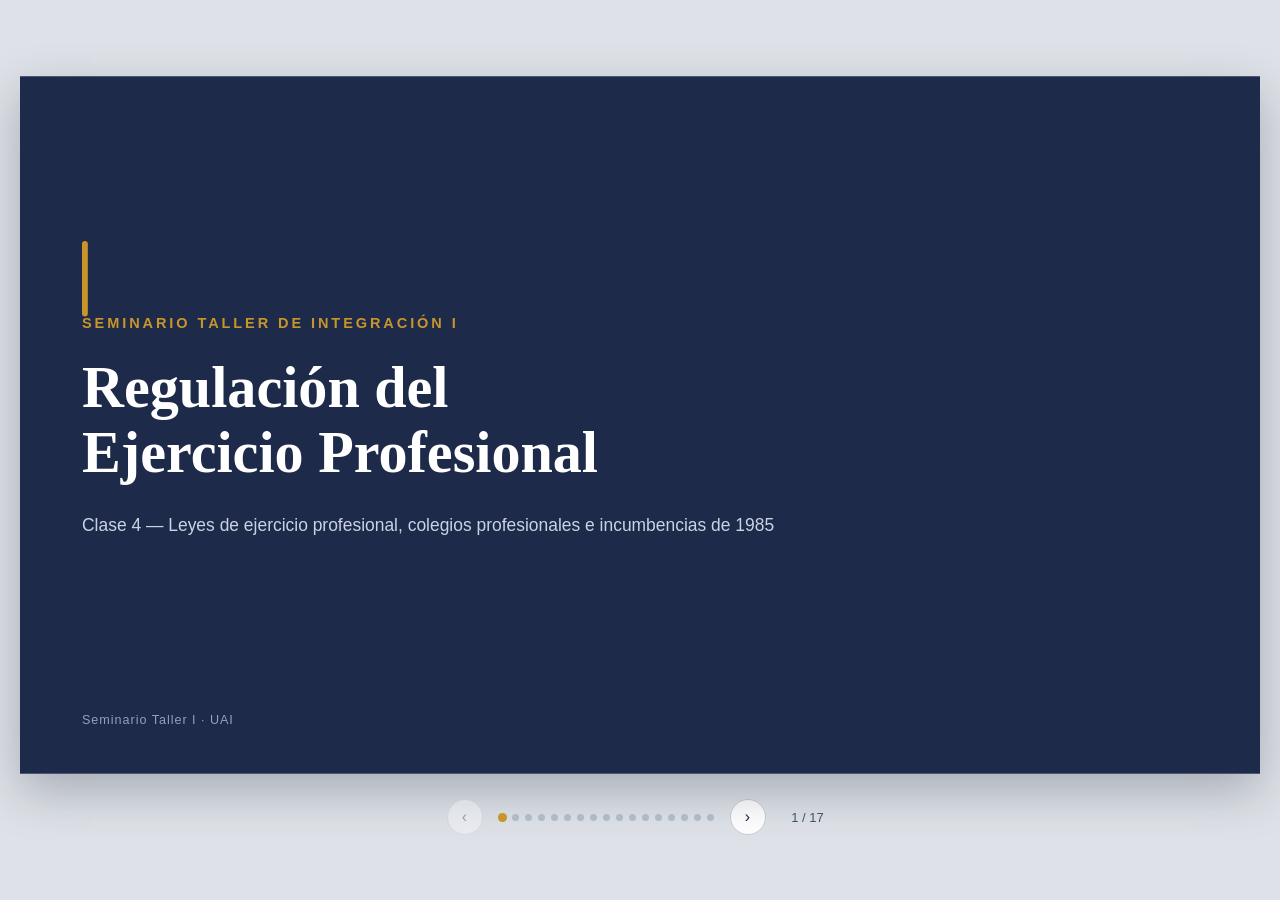
<file: tallerI/regulacion-ejercicio-profesional.html>
<!DOCTYPE html>
<html lang="es">
<head>
<meta charset="UTF-8">
<meta name="viewport" content="width=device-width, initial-scale=1.0">
<title>Clase 4 · Regulación del Ejercicio Profesional</title>
<style>
  :root{
    --navy:#1E2A4A;
    --navy2:#26365E;
    --teal:#2E6E7E;
    --gold:#C8952B;
    --ink:#1B2333;
    --mute:#6B7280;
    --light:#FFFFFF;
    --pale:#EEF1F4;
    --paleg:#F6EEDD;
    --line:#D9DEE5;
    --brick:#A6453B;
    --paleb:#F5E7E4;
    --green:#2E7D5B;
    --palegr:#E4F0EA;
    --head: 'Cambria','Georgia','Times New Roman',serif;
    --body: 'Calibri','Segoe UI',Roboto,Arial,sans-serif;
  }

  *{box-sizing:border-box;}
  html,body{
    margin:0; padding:0; height:100%;
    background:#DEE2E8;
    font-family:var(--body);
    overflow:hidden;
  }

  /* ---------- Stage / scaling ---------- */
  .viewport{
    height:100vh; width:100vw;
    display:flex; align-items:center; justify-content:center;
    flex-direction:column;
    gap:14px;
  }
  .stage-wrap{
    position:relative;
    width:1280px; height:720px;
    transform-origin:center center;
    box-shadow:0 18px 48px rgba(20,26,44,0.28);
  }
  .slide{
    position:absolute; inset:0;
    width:1280px; height:720px;
    background:var(--light);
    display:none;
    overflow:hidden;
  }
  .slide.active{ display:block; }
  .slide-inner{
    position:relative;
    width:100%; height:100%;
    padding:58px 64px 50px 58px;
  }

  /* ---------- Typography ---------- */
  .kicker{
    font-family:var(--body);
    font-size:14px;
    font-weight:700;
    letter-spacing:2.4px;
    text-transform:uppercase;
    color:var(--teal);
    margin:0 0 10px 0;
  }
  .slide.navy .kicker{ color:var(--gold); }
  h1.title{
    font-family:var(--head);
    font-weight:700;
    color:var(--navy);
    font-size:44px;
    line-height:1.18;
    margin:0 0 6px 0;
  }
  h2.title{
    font-family:var(--head);
    font-weight:700;
    color:var(--navy);
    font-size:33px;
    line-height:1.2;
    margin:0 0 4px 0;
  }
  .slide.navy h1.title, .slide.navy h2.title{ color:var(--light); }
  .subtitle{
    font-family:var(--body);
    font-size:17px;
    color:var(--mute);
    font-style:italic;
    max-width:900px;
    line-height:1.5;
    margin:10px 0 0 0;
  }
  .slide.navy .subtitle{ color:#C9D3E4; }
  p, li{ color:var(--ink); font-size:16.5px; line-height:1.55; }

  /* ---------- Header block ---------- */
  .slide-header{ margin-bottom:26px; }
  .rule{
    width:56px; height:4px; border-radius:2px;
    background:var(--gold); margin:14px 0 0 0;
  }

  /* ---------- Footer ---------- */
  .slide-footer{
    position:absolute; left:58px; right:58px; bottom:26px;
    display:flex; justify-content:space-between; align-items:center;
    font-size:12px; color:var(--mute);
    border-top:1px solid var(--line);
    padding-top:10px;
  }
  .slide.navy .slide-footer{ border-top-color:rgba(255,255,255,0.18); color:#9AA6BE; }

  /* ---------- Cover slide ---------- */
  .slide.cover{ background:var(--navy); }
  .slide.cover .slide-inner{ padding:0; display:flex; flex-direction:column; justify-content:center; padding-left:64px; }
  .slide.cover .kicker{ font-size:15px; letter-spacing:3px; }
  .slide.cover h1.title{ font-size:60px; line-height:1.14; margin-top:10px; }
  .slide.cover .subtitle{ font-size:18px; margin-top:20px; max-width:760px; font-style:normal; }
  .cover-accent{
    position:absolute; left:64px; top:170px;
    width:6px; height:78px; border-radius:3px; background:var(--gold);
  }
  .cover-tag{
    position:absolute; left:64px; bottom:48px;
    font-size:13px; color:#8FA0C4; letter-spacing:1px;
  }
  .cover-motif{
    position:absolute; right:0; top:0; bottom:0; width:340px;
    display:flex; align-items:center; justify-content:center;
  }
  .cover-motif svg{ width:260px; height:260px; opacity:0.9; }

  /* ---------- Divider slide ---------- */
  .slide.divider{ background:var(--navy); }
  .slide.divider .slide-inner{ display:flex; flex-direction:column; justify-content:center; }
  .divider-bar{
    width:0.22in; width:22px; height:1.5in; height:110px;
    border-radius:6px; background:var(--gold);
    position:absolute; left:58px; top:50%; transform:translateY(-70px);
  }
  .divider-content{ margin-left:56px; max-width:980px; }
  .slide.divider h2.title{ font-size:38px; }
  .slide.divider .subtitle{ font-size:17px; font-style:italic; margin-top:18px; }

  /* ---------- Cards (contenidos / objetivos) ---------- */
  .cards{ display:flex; gap:24px; margin-top:6px; }
  .card{
    flex:1; background:var(--pale); border:1px solid var(--line);
    border-radius:10px; padding:26px 24px;
  }
  .card .num{
    width:40px; height:40px; border-radius:50%;
    background:var(--teal); color:var(--light);
    display:flex; align-items:center; justify-content:center;
    font-family:var(--head); font-weight:700; font-size:17px;
    margin-bottom:16px;
  }
  .card:nth-child(2) .num{ background:var(--navy); }
  .card:nth-child(3) .num{ background:var(--gold); }
  .card h3{
    font-family:var(--head); font-size:19px; color:var(--navy);
    margin:0 0 8px 0; line-height:1.3;
  }
  .card p{ font-size:15px; color:var(--ink); margin:0; line-height:1.5; }

  /* ---------- Objetivos list ---------- */
  .obj-list{ list-style:none; margin:8px 0 0 0; padding:0; max-width:980px; }
  .obj-list li{
    display:flex; gap:16px; align-items:flex-start;
    padding:16px 0; border-bottom:1px solid var(--line);
    font-size:18px;
  }
  .obj-list li:last-child{ border-bottom:none; }
  .obj-list .dot{
    flex:0 0 auto; width:10px; height:10px; border-radius:50%;
    background:var(--gold); margin-top:8px;
  }

  /* ---------- Timeline ---------- */
  .timeline-wrap{ position:relative; margin-top:78px; padding:0 20px; }
  .timeline-line{
    position:absolute; left:20px; right:20px; top:27px;
    height:2px; background:var(--line);
  }
  .timeline-nodes{ display:flex; justify-content:space-between; position:relative; }
  .tnode{ width:23%; text-align:center; }
  .tnode .badge{
    width:56px; height:56px; border-radius:50%;
    background:var(--teal); color:var(--light);
    display:flex; align-items:center; justify-content:center;
    font-family:var(--head); font-weight:700; font-size:13px;
    margin:0 auto 18px auto; position:relative; z-index:2;
    line-height:1.15; text-align:center;
    border:4px solid var(--light);
  }
  .tnode:nth-child(2) .badge{ background:var(--gold); }
  .tnode:nth-child(3) .badge{ background:var(--navy); }
  .tnode:nth-child(4) .badge{ background:var(--brick); }
  .tnode .date{ font-size:13px; color:var(--mute); font-weight:700; letter-spacing:0.5px; margin-bottom:6px; }
  .tnode h4{ font-family:var(--head); font-size:16px; color:var(--navy); margin:0 0 6px 0; line-height:1.3; }
  .tnode p{ font-size:13.5px; color:var(--mute); margin:0; line-height:1.4; }

  /* ---------- Comparison (2 laws) ---------- */
  .compare{ display:flex; gap:26px; margin-top:10px; }
  .law-card{
    flex:1; border-radius:12px; overflow:hidden;
    border:1px solid var(--line);
  }
  .law-head{ padding:20px 24px; color:var(--light); }
  .law-card.bsas .law-head{ background:var(--teal); }
  .law-card.caba .law-head{ background:var(--navy2); }
  .law-head .law-num{ font-family:var(--head); font-size:24px; font-weight:700; }
  .law-head .law-name{ font-size:13.5px; opacity:0.92; margin-top:2px; }
  .law-rows{ background:var(--light); }
  .law-row{ padding:15px 24px; border-bottom:1px solid var(--line); }
  .law-row:last-child{ border-bottom:none; }
  .law-row .rlabel{ font-size:11.5px; text-transform:uppercase; letter-spacing:1.2px; color:var(--mute); font-weight:700; margin-bottom:4px; }
  .law-row .rval{ font-size:15px; color:var(--ink); line-height:1.4; }

  /* ---------- Bullet block ---------- */
  .bullets{ margin-top:8px; max-width:1000px; }
  .bullets .b-item{ display:flex; gap:14px; margin-bottom:16px; }
  .bullets .b-item .mark{
    flex:0 0 auto; width:8px; height:8px; border-radius:50%;
    background:var(--teal); margin-top:9px;
  }
  .bullets .b-item p{ margin:0; font-size:17px; }
  .bullets .b-item strong{ color:var(--navy); }

  /* ---------- Two-col split ---------- */
  .twocol{ display:flex; gap:36px; margin-top:8px; }
  .twocol .col{ flex:1; }
  .box{
    background:var(--pale); border:1px solid var(--line); border-radius:10px;
    padding:22px 24px;
  }
  .box.gold{ background:var(--paleg); border-color:#E7D3A0; }
  .box h4{ font-family:var(--head); color:var(--navy); font-size:16.5px; margin:0 0 8px 0; }
  .box p{ font-size:14.5px; margin:0; line-height:1.5; }

  /* ---------- Domain cluster grid ---------- */
  .cluster-grid{ display:grid; grid-template-columns:repeat(3,1fr); gap:18px; margin-top:14px; }
  .cluster{
    border-radius:10px; padding:18px 20px; border:1px solid var(--line);
    background:var(--pale);
  }
  .cluster .chead{ display:flex; justify-content:space-between; align-items:baseline; margin-bottom:8px; }
  .cluster h4{ font-family:var(--head); font-size:15.5px; color:var(--navy); margin:0; line-height:1.25; }
  .cluster .count{ font-size:12px; font-weight:700; color:var(--light); background:var(--teal); border-radius:20px; padding:3px 10px; white-space:nowrap; }
  .cluster p{ font-size:13px; color:var(--mute); margin:0; line-height:1.45; }
  .cluster.c-clinica .count{ background:var(--teal); }
  .cluster.c-invest .count{ background:var(--navy); }
  .cluster.c-edu .count{ background:var(--gold); }
  .cluster.c-labor .count{ background:var(--brick); }
  .cluster.c-juridico .count{ background:var(--green); }
  .cluster.c-social .count{ background:#5C6B8A; }

  /* ---------- Spotlight (foco) ---------- */
  .spot-grid{ display:flex; gap:26px; margin-top:10px; }
  .spot{
    flex:1; border-radius:12px; padding:26px 26px 22px 26px;
    border:1.5px solid; position:relative;
  }
  .spot.clinica{ background:var(--palegr); border-color:var(--green); }
  .spot.invest{ background:#EAEFF7; border-color:var(--navy); }
  .spot .stag{
    display:inline-block; font-size:11.5px; font-weight:700; letter-spacing:1.2px;
    text-transform:uppercase; color:var(--light); border-radius:20px; padding:4px 12px; margin-bottom:12px;
  }
  .spot.clinica .stag{ background:var(--green); }
  .spot.invest .stag{ background:var(--navy); }
  .spot h4{ font-family:var(--head); font-size:19px; color:var(--navy); margin:0 0 10px 0; }
  .spot ul{ margin:0; padding-left:18px; }
  .spot li{ font-size:14.5px; margin-bottom:8px; line-height:1.45; }
  .spot .item-tag{ font-weight:700; color:var(--navy); }
  .note-box{
    margin-top:18px; background:var(--paleg); border-left:4px solid var(--gold);
    border-radius:6px; padding:14px 18px;
  }
  .note-box p{ font-size:14px; margin:0; color:var(--ink); line-height:1.5; }
  .note-box p + p{ margin-top:10px; }

  /* ---------- Clause quote ---------- */
  .clause-quote{
    background:#F7F5EF; border:1px solid #E3DCC8; border-left:4px solid var(--navy);
    border-radius:6px; padding:18px 22px; margin-top:2px;
  }
  .clause-quote .csrc{
    font-size:11.5px; text-transform:uppercase; letter-spacing:1.1px;
    color:var(--mute); font-weight:700; margin-bottom:8px;
  }
  .clause-quote p{ font-size:16px; color:var(--ink); font-style:italic; margin:0; line-height:1.55; }

  /* ---------- Verdict pair ---------- */
  .verdict-pair{ display:flex; gap:24px; margin-top:20px; }
  .verdict{ flex:1; border-radius:10px; padding:20px 22px; border:1px solid var(--line); background:var(--light); }
  .verdict .vhead{ display:flex; justify-content:space-between; align-items:center; gap:10px; margin-bottom:10px; }
  .verdict .vhead h4{ font-family:var(--head); font-size:15px; color:var(--navy); margin:0; }
  .verdict .vtag{
    font-size:10.5px; font-weight:700; letter-spacing:0.5px; text-transform:uppercase;
    border-radius:20px; padding:4px 11px; color:var(--light); white-space:nowrap;
  }
  .verdict.has .vtag{ background:var(--teal); }
  .verdict.lacks .vtag{ background:var(--brick); }
  .verdict p{ font-size:14px; margin:0; line-height:1.5; color:var(--ink); }

  /* ---------- Synthesis ---------- */
  .synth-row{ display:flex; gap:20px; margin-top:10px; }
  .synth-col{ flex:1; border-radius:10px; padding:20px 22px; }
  .synth-col.before{ background:var(--paleb); border:1px solid #E4C3BC; }
  .synth-col.after{ background:var(--palegr); border:1px solid #BFDDCB; }
  .synth-col.persists{ background:var(--pale); border:1px solid var(--line); }
  .synth-col .stitle{ font-family:var(--head); font-size:15.5px; color:var(--navy); margin:0 0 10px 0; }
  .synth-col ul{ margin:0; padding-left:16px; }
  .synth-col li{ font-size:13.5px; margin-bottom:7px; line-height:1.42; }

  /* ---------- Bibliography ---------- */
  .biblio-list{ margin-top:14px; }
  .biblio-item{
    display:flex; gap:18px; padding:20px 0; border-bottom:1px solid var(--line);
  }
  .biblio-item:last-child{ border-bottom:none; }
  .biblio-item .bnum{
    flex:0 0 auto; width:34px; height:34px; border-radius:50%;
    background:var(--navy); color:var(--light); display:flex; align-items:center; justify-content:center;
    font-family:var(--head); font-weight:700; font-size:14px;
  }
  .biblio-item h4{ font-family:var(--head); font-size:16.5px; color:var(--navy); margin:0 0 4px 0; }
  .biblio-item p{ font-size:14px; color:var(--mute); margin:0; }

  /* ---------- Controls (outside stage) ---------- */
  .controls{
    display:flex; align-items:center; gap:16px;
    font-family:var(--body); color:#4B5563; font-size:13px;
  }
  .controls button{
    width:36px; height:36px; border-radius:50%; border:1px solid #C7CDD8;
    background:var(--light); cursor:pointer; font-size:16px; color:var(--navy);
    display:flex; align-items:center; justify-content:center;
    transition:background 0.15s;
  }
  .controls button:hover{ background:var(--pale); }
  .controls button:disabled{ opacity:0.35; cursor:default; }
  .dots{ display:flex; gap:6px; }
  .dot-i{
    width:7px; height:7px; border-radius:50%; background:#B7BFCC; cursor:pointer;
    transition:background 0.15s, transform 0.15s;
  }
  .dot-i.on{ background:var(--gold); transform:scale(1.3); }
  .counter{ min-width:52px; text-align:center; font-variant-numeric:tabular-nums; }
</style>
</head>
<body>

<div class="viewport">
  <div class="stage-wrap" id="stage">

    <!-- 1. COVER -->
    <section class="slide navy cover active">
      <div class="slide-inner">
        <div class="cover-accent"></div>
        <p class="kicker" style="margin-left:0;">Seminario Taller de Integración I</p>
        <h1 class="title">Regulación del<br>Ejercicio Profesional</h1>
        <p class="subtitle">Clase 4 — Leyes de ejercicio profesional, colegios profesionales e incumbencias de 1985</p>
        <div class="cover-tag">Seminario Taller I · UAI</div>
      </div>
    </section>

    <!-- 2. CONTENIDOS -->
    <section class="slide">
      <div class="slide-inner">
        <div class="slide-header">
          <p class="kicker">Clase 4</p>
          <h2 class="title">Contenidos</h2>
          <div class="rule"></div>
        </div>
        <div class="cards">
          <div class="card">
            <div class="num">1</div>
            <h3>Leyes de ejercicio profesional</h3>
            <p>Quién puede ejercer la psicología, en qué jurisdicción y bajo qué reglas.</p>
          </div>
          <div class="card">
            <div class="num">2</div>
            <h3>Colegios profesionales</h3>
            <p>Los organismos de matriculación, representación y control disciplinario de la profesión.</p>
          </div>
          <div class="card">
            <div class="num">3</div>
            <h3>Incumbencias de 1985</h3>
            <p>La incorporación explícita de la Psicología Clínica y la Investigación como ámbitos de ejercicio.</p>
          </div>
        </div>
        <div class="slide-footer"><span>Regulación del Ejercicio Profesional</span><span>02</span></div>
      </div>
    </section>

    <!-- 3. OBJETIVOS -->
    <section class="slide">
      <div class="slide-inner">
        <div class="slide-header">
          <p class="kicker">Objetivos</p>
          <h2 class="title">Qué vamos a poder hacer al final de la clase</h2>
          <div class="rule"></div>
        </div>
        <ul class="obj-list">
          <li><span class="dot"></span>Identificar el marco legal que regula el ejercicio profesional de la psicología en la Argentina a partir de 1985.</li>
          <li><span class="dot"></span>Comparar el modelo de colegiación de la Provincia de Buenos Aires con el régimen nacional vigente en Capital Federal y territorios.</li>
          <li><span class="dot"></span>Analizar el significado de las incumbencias de 1985 en relación con los debates sobre el rol del psicólogo trabajados en la Clase 3.</li>
        </ul>
        <div class="slide-footer"><span>Regulación del Ejercicio Profesional</span><span>03</span></div>
      </div>
    </section>

    <!-- 4. DIVIDER: puente desde clase 3 -->
    <section class="slide navy divider">
      <div class="slide-inner">
        <div class="divider-bar"></div>
        <div class="divider-content">
          <p class="kicker">De la Clase 3 a la Clase 4</p>
          <h2 class="title">De las incumbencias de 1980 a la consolidación legal de 1985</h2>
          <p class="subtitle">Las incumbencias de 1980 no reconocían un ámbito propio de práctica clínica. Tras la reapertura democrática, entre agosto y noviembre de 1985 se sanciona el marco que resuelve —al menos normativamente— buena parte de esa tensión.</p>
        </div>
      </div>
    </section>

    <!-- 5. CRONOLOGÍA -->
    <section class="slide">
      <div class="slide-inner">
        <div class="slide-header">
          <p class="kicker">Cronología</p>
          <h2 class="title">Un año clave: 1985</h2>
          <div class="rule"></div>
        </div>
        <div class="timeline-wrap">
          <div class="timeline-line"></div>
          <div class="timeline-nodes">
            <div class="tnode">
              <div class="badge">1<br>AGO</div>
              <div class="date">1985</div>
              <h4>Ley 10.306</h4>
              <p>Sancionada en La Plata. Ejercicio profesional en la Provincia de Buenos Aires.</p>
            </div>
            <div class="tnode">
              <div class="badge">20<br>SEP</div>
              <div class="date">1985</div>
              <h4>Resolución 2447</h4>
              <p>Ministerio de Educación y Cultura. Incumbencias nacionales del título.</p>
            </div>
            <div class="tnode">
              <div class="badge">27<br>SEP</div>
              <div class="date">1985</div>
              <h4>Ley 23.277 sancionada</h4>
              <p>Congreso Nacional. Ejercicio profesional en Capital Federal y territorios nacionales.</p>
            </div>
            <div class="tnode">
              <div class="badge">6<br>NOV</div>
              <div class="date">1985</div>
              <h4>Ley 23.277 promulgada</h4>
              <p>Promulgación de hecho; publicada en el Boletín Oficial el 15 de noviembre.</p>
            </div>
          </div>
        </div>
        <div class="slide-footer"><span>Regulación del Ejercicio Profesional</span><span>05</span></div>
      </div>
    </section>

    <!-- 6. DOS LEYES -->
    <section class="slide">
      <div class="slide-inner">
        <div class="slide-header">
          <p class="kicker">Marco legal</p>
          <h2 class="title">Dos leyes, dos jurisdicciones</h2>
          <div class="rule"></div>
        </div>
        <div class="compare">
          <div class="law-card bsas">
            <div class="law-head">
              <div class="law-num">Ley 10.306</div>
              <div class="law-name">Provincia de Buenos Aires</div>
            </div>
            <div class="law-rows">
              <div class="law-row"><div class="rlabel">Autoridad de aplicación</div><div class="rval">Colegio de Psicólogos de la Provincia de Buenos Aires (crea un colegio propio)</div></div>
              <div class="law-row"><div class="rlabel">Títulos habilitantes</div><div class="rval">Psicólogo, Licenciado, Psicólogo Clínico / Educacional / Laboral / Social, Doctor en Psicología</div></div>
              <div class="law-row"><div class="rlabel">Estructura</div><div class="rval">Consejo Superior + 15 Colegios de Distrito, cada uno con Consejo Directivo y Tribunal Disciplinario</div></div>
              <div class="law-row"><div class="rlabel">Sancionada</div><div class="rval">1 de agosto de 1985</div></div>
            </div>
          </div>
          <div class="law-card caba">
            <div class="law-head">
              <div class="law-num">Ley 23.277</div>
              <div class="law-name">Capital Federal, Tierra del Fuego, Antártida e Islas del Atlántico Sur</div>
            </div>
            <div class="law-rows">
              <div class="law-row"><div class="rlabel">Autoridad de aplicación</div><div class="rval">Secretaría de Salud, Ministerio de Salud y Acción Social — no crea colegio profesional propio</div></div>
              <div class="law-row"><div class="rlabel">Título habilitante</div><div class="rval">Licenciado en Psicología (o título equivalente reconocido)</div></div>
              <div class="law-row"><div class="rlabel">Estructura</div><div class="rval">Gobierno de la matrícula centralizado en el Estado nacional, sin colegiación intermedia</div></div>
              <div class="law-row"><div class="rlabel">Sancionada</div><div class="rval">27 de septiembre de 1985</div></div>
            </div>
          </div>
        </div>
        <div class="slide-footer"><span>Regulación del Ejercicio Profesional</span><span>06</span></div>
      </div>
    </section>

    <!-- 7. LEY 10306 -->
    <section class="slide">
      <div class="slide-inner">
        <div class="slide-header">
          <p class="kicker">Ley 10.306 · Provincia de Buenos Aires</p>
          <h2 class="title">Un colegio profesional con gobierno propio de la matrícula</h2>
          <div class="rule"></div>
        </div>
        <div class="bullets">
          <div class="b-item"><span class="mark"></span><p><strong>Persona jurídica de derecho público</strong>, con sede en La Plata y representación en quince distritos de la Provincia.</p></div>
          <div class="b-item"><span class="mark"></span><p><strong>Autogobierno de la matrícula:</strong> cada Colegio de Distrito inscribe, controla y —cuando corresponde— sanciona a los psicólogos que ejercen en su jurisdicción.</p></div>
          <div class="b-item"><span class="mark"></span><p><strong>Atribuciones propias:</strong> dictar el Código de Ética Profesional, fijar aranceles mínimos y reconocer especialidades.</p></div>
          <div class="b-item"><span class="mark"></span><p><strong>Poder disciplinario gradual:</strong> desde la advertencia privada hasta la cancelación de la matrícula, con posibilidad de apelación y, a los diez años, de rehabilitación.</p></div>
        </div>
        <div class="slide-footer"><span>Regulación del Ejercicio Profesional</span><span>07</span></div>
      </div>
    </section>

    <!-- 8. LEY 23277 -->
    <section class="slide">
      <div class="slide-inner">
        <div class="slide-header">
          <p class="kicker">Ley 23.277 · Capital Federal y territorios nacionales</p>
          <h2 class="title">El Estado como autoridad directa de aplicación</h2>
          <div class="rule"></div>
        </div>
        <div class="twocol">
          <div class="col box">
            <h4>Obligaciones del psicólogo</h4>
            <p>Guardar riguroso secreto profesional; prestar colaboración ante emergencias sanitarias; fijar domicilio profesional dentro de la jurisdicción; aconsejar la internación cuando exista riesgo para el paciente o terceros.</p>
          </div>
          <div class="col box gold">
            <h4>Prohibiciones</h4>
            <p>Prescribir, administrar o aplicar medicamentos u otros medios físicos o químicos; participar honorarios entre profesionales; anunciar resultados terapéuticos falsos o estadísticas ficticias.</p>
          </div>
        </div>
        <div class="bullets" style="margin-top:22px;">
          <div class="b-item"><span class="mark"></span><p>A diferencia de la 10.306, no crea un colegio profesional: el gobierno de la matrícula queda directamente en manos de la Secretaría de Salud.</p></div>
        </div>
        <div class="slide-footer"><span>Regulación del Ejercicio Profesional</span><span>08</span></div>
      </div>
    </section>

    <!-- 9. PUNTOS EN COMUN -->
    <section class="slide">
      <div class="slide-inner">
        <div class="slide-header">
          <p class="kicker">Dos leyes, un mismo espíritu</p>
          <h2 class="title">Lo que ambas leyes comparten</h2>
          <div class="rule"></div>
        </div>
        <div class="bullets">
          <div class="b-item"><span class="mark"></span><p><strong>Ejercicio personal:</strong> queda prohibido prestar la firma o el título profesional a terceros.</p></div>
          <div class="b-item"><span class="mark"></span><p><strong>Secreto profesional</strong> como obligación central del ejercicio.</p></div>
          <div class="b-item"><span class="mark"></span><p><strong>Límite frente a la Medicina:</strong> en ambas leyes se prohíbe prescribir medicación u otros tratamientos físico-químicos.</p></div>
          <div class="b-item"><span class="mark"></span><p><strong>Reconocimiento explícito</strong> de la enseñanza, la investigación y el peritaje/asesoramiento como actividades propias del ejercicio profesional.</p></div>
        </div>
        <div class="slide-footer"><span>Regulación del Ejercicio Profesional</span><span>09</span></div>
      </div>
    </section>

    <!-- 9b. DIVIDER: PROBLEMATIZANDO -->
    <section class="slide navy divider">
      <div class="slide-inner">
        <div class="divider-bar"></div>
        <div class="divider-content">
          <p class="kicker">Una lectura crítica</p>
          <h2 class="title">¿Qué garantiza que una práctica clínica sea válida?</h2>
          <p class="subtitle">Las leyes de 1985 regulan quién puede ejercer y qué puede hacer, pero dicen menos de lo que parece sobre qué hace válido a un método clínico. Tres preguntas para leer el texto legal a contrapelo.</p>
        </div>
      </div>
    </section>

    <!-- 9c. DISCUSION B: VALIDACION NEGATIVA -->
    <section class="slide">
      <div class="slide-inner">
        <div class="slide-header">
          <p class="kicker">Ley 10.306, Art. 9° inc. a) — Ley 23.277</p>
          <h2 class="title">Una validación negativa, y solo en una jurisdicción</h2>
          <div class="rule"></div>
        </div>
        <div class="clause-quote">
          <div class="csrc">Ley 10.306 · Provincia de Buenos Aires</div>
          <p>Queda prohibido aplicar a la práctica profesional "procedimientos rechazados por los Centros Universitarios o Científicos reconocidos por el Colegio de Psicólogos".</p>
        </div>
        <div class="verdict-pair">
          <div class="verdict has">
            <div class="vhead"><h4>Ley 10.306 (PBA)</h4><span class="vtag">Validación negativa</span></div>
            <p>No exige usar métodos probados: solo prohíbe los que hayan sido rechazados por centros reconocidos. Es un piso mínimo, no un estándar de evidencia.</p>
          </div>
          <div class="verdict lacks">
            <div class="vhead"><h4>Ley 23.277 (CABA y territorios)</h4><span class="vtag">Sin cláusula equivalente</span></div>
            <p>No hay en el texto ninguna disposición que condicione el método clínico a un aval universitario o científico.</p>
          </div>
        </div>
        <div class="note-box">
          <p>Para discutir: ¿quién define qué centros son "reconocidos"? Si esos centros —como vimos en la Clase 3— tenían una orientación predominantemente psicoanalítica, ¿la cláusula termina siendo circular: la ciencia "reconocida" definida por el propio paradigma dominante?</p>
        </div>
        <div class="slide-footer"><span>Regulación del Ejercicio Profesional</span><span>10</span></div>
      </div>
    </section>

    <!-- 9d. DISCUSION C: DISCURSO VS METODO -->
    <section class="slide">
      <div class="slide-inner">
        <div class="slide-header">
          <p class="kicker">Ley 23.277, Art. 9° inc. 3</p>
          <h2 class="title">Prohibir la mentira no es lo mismo que exigir evidencia</h2>
          <div class="rule"></div>
        </div>
        <div class="clause-quote">
          <div class="csrc">Ley 23.277 · Capital Federal y territorios nacionales</div>
          <p>Queda prohibido publicar "falsos éxitos terapéuticos, estadísticas ficticias, datos inexactos" o prometer resultados en la curación.</p>
        </div>
        <div class="twocol" style="margin-top:22px;">
          <div class="col box">
            <h4>Lo que sí regula</h4>
            <p>El discurso sobre los resultados: no falsear estadísticas, no prometer curaciones, no mentir sobre la eficacia obtenida.</p>
          </div>
          <div class="col box gold">
            <h4>Lo que no regula</h4>
            <p>Si el método utilizado tiene, en sí mismo, sustento empírico. La ley exige honestidad sobre los resultados, no validación previa del procedimiento.</p>
          </div>
        </div>
        <div class="note-box">
          <p>Comparada con la 10.306 —que al menos exige que el método no esté "rechazado" por centros reconocidos—, la 23.277 fija un umbral más bajo: alcanza con no mentir sobre lo obtenido, sin que la ley pregunte por el respaldo del método en sí.</p>
        </div>
        <div class="slide-footer"><span>Regulación del Ejercicio Profesional</span><span>11</span></div>
      </div>
    </section>

    <!-- 10. INCUMBENCIAS OVERVIEW -->
    <section class="slide">
      <div class="slide-inner">
        <div class="slide-header">
          <p class="kicker">Resolución 2447/85 · Ministerio de Educación y Cultura</p>
          <h2 class="title">20 incumbencias para el título de Psicólogo/a y Licenciado/a</h2>
          <p class="subtitle" style="margin-top:8px;">A diferencia de las leyes de ejercicio —que regulan quién y cómo puede ejercer—, esta resolución de alcance nacional define qué puede hacer un psicólogo en virtud de su título.</p>
        </div>
        <div class="cluster-grid">
          <div class="cluster c-clinica"><div class="chead"><h4>Clínica y salud</h4><span class="count">6</span></div><p>Diagnóstico, tratamiento psicoterapéutico, rehabilitación y promoción de la salud.</p></div>
          <div class="cluster c-invest"><div class="chead"><h4>Investigación y métodos</h4><span class="count">2</span></div><p>Construcción de instrumentos y estudios en las distintas áreas de la psicología.</p></div>
          <div class="cluster c-edu"><div class="chead"><h4>Educacional</h4><span class="count">2</span></div><p>Instituciones educativas, orientación vocacional y ocupacional.</p></div>
          <div class="cluster c-labor"><div class="chead"><h4>Laboral y organizacional</h4><span class="count">5</span></div><p>Selección, perfiles de puestos, prevención de accidentes de trabajo.</p></div>
          <div class="cluster c-juridico"><div class="chead"><h4>Jurídico-forense</h4><span class="count">3</span></div><p>Pericias, derecho de familia, asesoramiento normativo.</p></div>
          <div class="cluster c-social"><div class="chead"><h4>Social y derechos humanos</h4><span class="count">2</span></div><p>Medio comunitario y repercusiones psicológicas de su violación.</p></div>
        </div>
        <div class="slide-footer"><span>Regulación del Ejercicio Profesional</span><span>12</span></div>
      </div>
    </section>

    <!-- 11. EN FOCO -->
    <section class="slide">
      <div class="slide-inner">
        <div class="slide-header">
          <p class="kicker">En foco</p>
          <h2 class="title">La Psicología Clínica y la Investigación, ahora explícitas</h2>
          <div class="rule"></div>
        </div>
        <div class="spot-grid">
          <div class="spot clinica">
            <span class="stag">Clínica</span>
            <h4>Incumbencias 3, 4 y 5</h4>
            <ul>
              <li><span class="item-tag">Diagnóstico, pronóstico y seguimiento</span> psicológicos.</li>
              <li><span class="item-tag">Tratamientos psicoterapéuticos</span> de acuerdo con diferentes modelos teóricos, específicamente psicológicos.</li>
              <li><span class="item-tag">Rehabilitación psicológica.</span></li>
            </ul>
          </div>
          <div class="spot invest">
            <span class="stag">Investigación</span>
            <h4>Incumbencias 6 y 7</h4>
            <ul>
              <li><span class="item-tag">Construir y desarrollar</span> métodos, técnicas e instrumentos psicológicos.</li>
              <li><span class="item-tag">Realizar estudios e investigaciones</span> en las distintas áreas y campos de la psicología.</li>
            </ul>
          </div>
        </div>
        <div class="note-box">
          <p>Este es el punto que conecta con la Clase 3: donde las incumbencias de 1980 no nombraban un ámbito clínico propio, la Resolución 2447 lo reconoce de manera explícita —junto con la investigación como campo autónomo de ejercicio.</p>
        </div>
        <div class="slide-footer"><span>Regulación del Ejercicio Profesional</span><span>13</span></div>
      </div>
    </section>

    <!-- 11b. DISCUSION D: CLINICA E INVESTIGACION SIN ARTICULAR -->
    <section class="slide">
      <div class="slide-inner">
        <div class="slide-header">
          <p class="kicker">Resolución 2447 · Incumbencias 4, 6 y 7</p>
          <h2 class="title">Clínica e investigación: incumbencias paralelas, no articuladas</h2>
          <div class="rule"></div>
        </div>
        <div class="twocol">
          <div class="col box">
            <h4>Incumbencia 4 — Clínica</h4>
            <p>"Efectuar tratamientos psicoterapéuticos de acuerdo con diferentes modelos teóricos, específicamente psicológicos."</p>
          </div>
          <div class="col box gold">
            <h4>Incumbencias 6 y 7 — Investigación</h4>
            <p>"Construir y desarrollar métodos, técnicas e instrumentos psicológicos", y realizar estudios e investigaciones en las distintas áreas de la disciplina.</p>
          </div>
        </div>
        <div class="note-box">
          <p>Ambas incumbencias figuran como puntos independientes en una lista plana de veinte ítems. No hay ninguna cláusula que subordine o articule la práctica clínica a la producción de investigación: se habilitan como dos ámbitos de ejercicio autónomos, no como una relación de dependencia entre uno y otro.</p>
          <p>Para discutir: ¿qué implica, para la identidad profesional, que el marco legal no exija esa articulación?</p>
        </div>
        <div class="slide-footer"><span>Regulación del Ejercicio Profesional</span><span>14</span></div>
      </div>
    </section>

    <!-- 12. SINTESIS -->
    <section class="slide">
      <div class="slide-inner">
        <div class="slide-header">
          <p class="kicker">Síntesis</p>
          <h2 class="title">Qué cambia con 1985</h2>
          <div class="rule"></div>
        </div>
        <div class="synth-row">
          <div class="synth-col before">
            <p class="stitle">Antes</p>
            <ul>
              <li>Identidad profesional en disputa, sin marco legal unificado.</li>
              <li>Incumbencias de 1980 sin reconocer explícitamente la práctica clínica.</li>
            </ul>
          </div>
          <div class="synth-col after">
            <p class="stitle">Después de 1985</p>
            <ul>
              <li>Dos leyes de ejercicio profesional (10.306 y 23.277).</li>
              <li>Una resolución de incumbencias de alcance nacional.</li>
              <li>La psicología clínica y la investigación, reconocidas como ámbitos propios.</li>
            </ul>
          </div>
          <div class="synth-col persists">
            <p class="stitle">Lo que persiste</p>
            <ul>
              <li>Fragmentación jurisdiccional: cada provincia con su propia ley.</li>
              <li>Tensión entre autonomía profesional (colegio) y control estatal (Secretaría de Salud).</li>
            </ul>
          </div>
        </div>
        <div class="slide-footer"><span>Regulación del Ejercicio Profesional</span><span>15</span></div>
      </div>
    </section>

    <!-- 13. BIBLIOGRAFIA -->
    <section class="slide">
      <div class="slide-inner">
        <div class="slide-header">
          <p class="kicker">Bibliografía</p>
          <h2 class="title">Fuentes de la clase</h2>
          <div class="rule"></div>
        </div>
        <div class="biblio-list">
          <div class="biblio-item">
            <div class="bnum">1</div>
            <div>
              <h4>Ley de Ejercicio Profesional de la Psicología correspondiente a la jurisdicción</h4>
              <p>Ley 10.306 (Provincia de Buenos Aires) / Ley 23.277 (Capital Federal, Tierra del Fuego, Antártida e Islas del Atlántico Sur), 1985.</p>
            </div>
          </div>
          <div class="biblio-item">
            <div class="bnum">2</div>
            <div>
              <h4>Resolución Nº 2447/85, Ministerio de Educación y Cultura</h4>
              <p>Incumbencias de los Títulos de Psicólogo y Licenciado en Psicología.</p>
            </div>
          </div>
        </div>
        <div class="slide-footer"><span>Regulación del Ejercicio Profesional</span><span>16</span></div>
      </div>
    </section>

  </div>

  <div class="controls">
    <button id="prevBtn" aria-label="Anterior">‹</button>
    <div class="dots" id="dots"></div>
    <button id="nextBtn" aria-label="Siguiente">›</button>
    <span class="counter"><span id="curNum">1</span> / <span id="totalNum"></span></span>
  </div>
</div>

<script>
  const slides = Array.from(document.querySelectorAll('.slide'));
  const total = slides.length;
  let idx = 0;

  const dotsWrap = document.getElementById('dots');
  slides.forEach((_, i) => {
    const d = document.createElement('div');
    d.className = 'dot-i' + (i === 0 ? ' on' : '');
    d.addEventListener('click', () => goTo(i));
    dotsWrap.appendChild(d);
  });
  document.getElementById('totalNum').textContent = total;

  function render(){
    slides.forEach((s, i) => s.classList.toggle('active', i === idx));
    Array.from(dotsWrap.children).forEach((d, i) => d.classList.toggle('on', i === idx));
    document.getElementById('curNum').textContent = idx + 1;
    document.getElementById('prevBtn').disabled = idx === 0;
    document.getElementById('nextBtn').disabled = idx === total - 1;
  }
  function goTo(n){ idx = Math.max(0, Math.min(total - 1, n)); render(); }
  function next(){ goTo(idx + 1); }
  function prev(){ goTo(idx - 1); }

  document.getElementById('nextBtn').addEventListener('click', next);
  document.getElementById('prevBtn').addEventListener('click', prev);

  window.addEventListener('keydown', (e) => {
    if (['ArrowRight','ArrowDown','PageDown',' '].includes(e.key)) { e.preventDefault(); next(); }
    else if (['ArrowLeft','ArrowUp','PageUp'].includes(e.key)) { e.preventDefault(); prev(); }
    else if (e.key === 'Home') { goTo(0); }
    else if (e.key === 'End') { goTo(total - 1); }
  });

  function scaleStage(){
    const stage = document.getElementById('stage');
    const availH = window.innerHeight - 70;
    const availW = window.innerWidth - 40;
    const scale = Math.min(availW / 1280, availH / 720);
    stage.style.transform = 'scale(' + scale + ')';
  }
  window.addEventListener('resize', scaleStage);
  scaleStage();
  render();
</script>
</body>
</html>
</file>
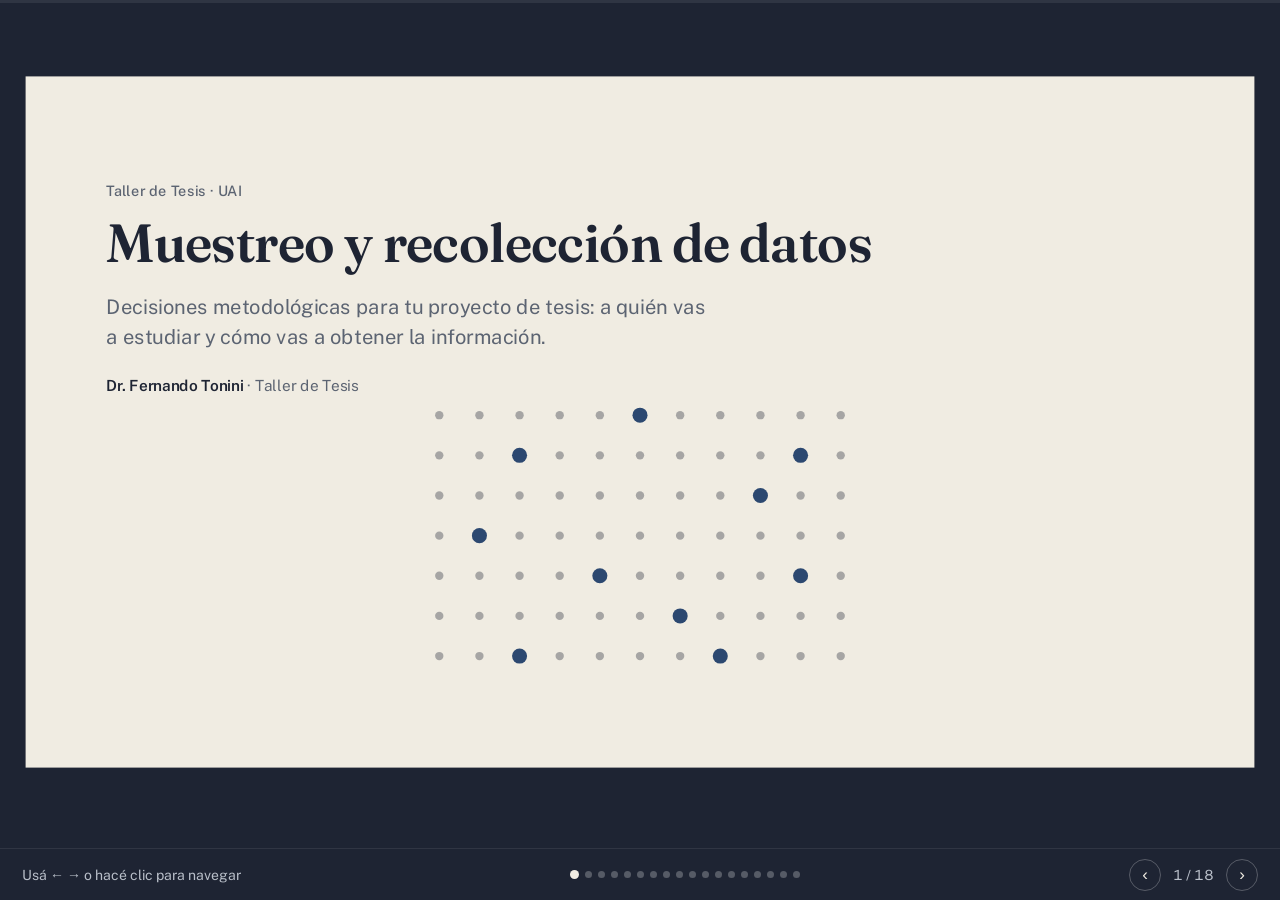
<file: tallerTesis/muestreo-recoleccion.html>
<!DOCTYPE html>
<html lang="es">
<head>
<meta charset="UTF-8">
<meta name="viewport" content="width=device-width, initial-scale=1.0">
<title>Muestreo y técnicas de recolección de datos — Taller de Tesis UAI</title>
<link rel="preconnect" href="https://fonts.googleapis.com">
<link rel="preconnect" href="https://fonts.gstatic.com" crossorigin>
<link href="https://fonts.googleapis.com/css2?family=Fraunces:ital,opsz,wght@0,9..144,300;0,9..144,400;0,9..144,500;0,9..144,600;0,9..144,700;1,9..144,400;1,9..144,500&family=Public+Sans:wght@400;500;600;700&display=swap" rel="stylesheet">
<style>
  :root{
    --ink:#1E2433;
    --ink-soft:#B9BFC9;
    --muted:#5C6472;
    --paper:#F0ECE2;
    --card-bg:#FFFFFF;
    --line:#DBD5C4;

    --prob:#2C4870;      --prob-soft:#E4EAF1;
    --noprob:#A9701C;    --noprob-soft:#F3E7D2;
    --cuali:#1F6B63;     --cuali-soft:#E1EFEC;
    --cuanti:#A9502B;    --cuanti-soft:#F3E3D9;
  }

  *{box-sizing:border-box;}
  html,body{
    margin:0; padding:0; height:100%;
    background:var(--ink);
    font-family:'Public Sans', sans-serif;
    -webkit-font-smoothing:antialiased;
  }

  h1,h2,h3{font-family:'Fraunces', serif; margin:0; font-weight:600; color:var(--ink);}

  /* ---------- stage ---------- */
  .stage-outer{position:fixed; inset:0; overflow:hidden;}
  .stage{
    position:absolute; width:1280px; height:720px;
    background:var(--paper);
    overflow:hidden;
    transform-origin:center center;
  }

  .slide{
    position:absolute; inset:0;
    padding:60px 84px 44px;
    display:flex; flex-direction:column;
    opacity:0; pointer-events:none;
    transition:opacity .28s ease;
  }
  .slide.active{opacity:1; pointer-events:auto; z-index:2;}
  @media (prefers-reduced-motion:reduce){ .slide{transition:none;} }

  .kicker{
    display:flex; align-items:center; gap:9px;
    font-size:15px; color:var(--muted); font-weight:500;
    margin-bottom:14px;
  }
  .kicker-dot{width:8px; height:8px; border-radius:50%; background:var(--dot,var(--ink));}

  .slide-title{font-size:44px; line-height:1.12; letter-spacing:-.01em; margin-bottom:6px;}
  .slide-subtitle{font-size:19px; color:var(--muted); max-width:640px; line-height:1.45; margin-bottom:8px;}

  .slide-body{flex:1; min-height:0; display:flex; flex-direction:column; justify-content:center;}

  /* ---------- text lists ---------- */
  .deflist{display:flex; flex-direction:column; gap:16px; max-width:620px;}
  .deflist .term{font-family:'Fraunces', serif; font-weight:600; font-size:19px; margin-bottom:3px;}
  .deflist .desc{font-size:16.5px; line-height:1.48; color:var(--ink);}

  /* ---------- cards ---------- */
  .grid-2{display:grid; grid-template-columns:1fr 1fr; gap:26px;}
  .card{
    background:var(--card-bg);
    border:1px solid var(--line);
    border-left:4px solid var(--accent,var(--ink));
    border-radius:6px;
    padding:22px 24px;
  }
  .card h3{font-size:21px; color:var(--accent,var(--ink)); margin-bottom:12px;}
  .card ul{list-style:none; margin:0; padding:0;}
  .card li{position:relative; padding-left:17px; margin-bottom:8px; font-size:15.5px; line-height:1.44; color:var(--ink);}
  .card li:last-child{margin-bottom:0;}
  .card li::before{content:"–"; position:absolute; left:0; color:var(--accent,var(--muted));}

  .chip{
    display:inline-block; align-self:flex-start;
    padding:6px 14px; border-radius:4px;
    background:var(--accent-soft,#eee); color:var(--accent,var(--ink));
    font-weight:600; font-size:15px; margin-bottom:14px;
  }

  /* ---------- comparison columns ---------- */
  .compare{display:grid; grid-template-columns:1fr 1fr; gap:34px;}
  .compare .col{display:flex; flex-direction:column;}
  .compare ul{list-style:none; margin:0; padding:0;}
  .compare li{position:relative; padding-left:18px; margin-bottom:12px; font-size:16px; line-height:1.46; color:var(--ink);}
  .compare li::before{content:"–"; position:absolute; left:0; color:var(--accent,var(--muted));}

  /* ---------- numbered reflection list ---------- */
  .steps{display:flex; flex-direction:column; gap:16px; max-width:680px;}
  .step{display:flex; gap:16px; align-items:flex-start;}
  .step-num{
    font-family:'Fraunces', serif; font-weight:600; font-size:19px;
    color:var(--card-bg); background:var(--ink);
    width:32px; height:32px; min-width:32px; border-radius:50%;
    display:flex; align-items:center; justify-content:center;
  }
  .step p{margin:0; font-size:17px; line-height:1.5; padding-top:3px;}

  /* ---------- cover ---------- */
  .cover .slide-body{display:grid; grid-template-columns:1.05fr .95fr; align-items:center; gap:30px;}
  .cover-byline{margin-top:26px; font-size:16px; color:var(--muted);}
  .cover-byline strong{color:var(--ink); font-weight:600;}
  .dotfield-wrap{display:flex; align-items:center; justify-content:center;}
  .dotfield-wrap svg{width:100%; height:auto; max-width:460px;}
  svg text{font-family:'Public Sans', sans-serif; fill:var(--muted);}

  /* ---------- divider ---------- */
  .slide.divider{
    background:var(--ink); justify-content:center;
    background-image:radial-gradient(rgba(240,236,226,.16) 1.6px, transparent 1.6px);
    background-size:30px 30px;
  }
  .divider .divider-inner{max-width:760px;}
  .divider .eyebrow{font-size:18px; color:var(--ink-soft); margin-bottom:10px; font-weight:500;}
  .divider h2{font-size:54px; color:var(--paper); line-height:1.1; margin-bottom:14px;}
  .divider p{font-size:19px; color:var(--ink-soft); line-height:1.5; max-width:520px;}
  .duo-bar{display:flex; height:6px; width:220px; border-radius:3px; overflow:hidden; margin-top:26px;}
  .duo-bar span{flex:1;}

  /* ---------- footer note on final slides ---------- */
  .end-note{margin-top:auto; font-size:14px; color:var(--muted); border-top:1px solid var(--line); padding-top:16px;}

  /* ---------- navbar ---------- */
  .progress-track{position:fixed; top:0; left:0; right:0; height:3px; background:rgba(255,255,255,.08); z-index:10;}
  .progress-fill{height:100%; width:0%; background:var(--paper); transition:width .25s ease;}
  @media (prefers-reduced-motion:reduce){ .progress-fill{transition:none;} }

  .navbar{
    position:fixed; left:0; right:0; bottom:0; height:52px; z-index:10;
    display:flex; align-items:center; justify-content:space-between;
    padding:0 22px; gap:16px;
    border-top:1px solid rgba(255,255,255,.08);
    background:var(--ink);
    font-size:14px; color:var(--ink-soft);
  }
  .navbar .hint{white-space:nowrap;}
  @media (max-width:680px){ .navbar .hint{display:none;} }

  .dots{display:flex; align-items:center; gap:6px; flex-wrap:wrap; justify-content:center; max-width:50vw;}
  .dot{
    width:7px; height:7px; border-radius:50%; padding:0; border:none;
    background:rgba(255,255,255,.25); cursor:pointer;
  }
  .dot.active{background:var(--paper); width:9px; height:9px;}

  .navbar-right{display:flex; align-items:center; gap:12px;}
  .counter{white-space:nowrap; font-variant-numeric:tabular-nums;}
  .navbtn{
    width:32px; height:32px; border-radius:50%; border:1px solid rgba(255,255,255,.25);
    background:transparent; color:var(--paper); font-size:17px; cursor:pointer;
    display:flex; align-items:center; justify-content:center; line-height:1;
  }
  .navbtn:hover{background:rgba(255,255,255,.1);}

  button:focus-visible, .dot:focus-visible{outline:2px solid var(--paper); outline-offset:2px;}
</style>
</head>
<body>

<div class="stage-outer">
  <div class="stage" id="stage">

    <!-- 1. COVER -->
    <section class="slide active" data-title="Portada">
      <div class="slide-body cover">
        <div>
          <div class="kicker" style="--dot:var(--prob)">Taller de Tesis · UAI</div>
          <h1 class="slide-title" style="font-size:56px;">Muestreo y recolección de datos</h1>
          <p class="slide-subtitle" style="font-size:21px;">Decisiones metodológicas para tu proyecto de tesis: a quién vas a estudiar y cómo vas a obtener la información.</p>
          <div class="cover-byline"><strong>Dr. Fernando Tonini</strong> · Taller de Tesis</div>
        </div>
        <div class="dotfield-wrap"><svg id="coverField" viewBox="0 0 528 336"></svg></div>
      </div>
    </section>

    <!-- 2. AGENDA -->
    <section class="slide" data-title="Agenda">
      <div class="kicker" style="--dot:var(--ink)">Recorrido de hoy</div>
      <h2 class="slide-title">Dos preguntas = Dos decisiones</h2>
      <div class="slide-body">
        <div class="grid-2">
          <div class="card" style="--accent:var(--prob); --accent-soft:var(--prob-soft)">
            <h3>¿A quién voy a estudiar?</h3>
            <ul>
              <li>Población, muestra y marco muestral</li>
              <li>Muestreo probabilístico y no probabilístico</li>
              <li>Tipos dentro de cada familia</li>
            </ul>
          </div>
          <div class="card" style="--accent:var(--cuanti); --accent-soft:var(--cuanti-soft)">
            <h3>¿Cómo obtengo los datos?</h3>
            <ul>
              <li>Técnicas cualitativas de recolección</li>
              <li>Técnicas cuantitativas de recolección</li>
              <li>Cómo elegir según tu diseño</li>
            </ul>
          </div>
        </div>
      </div>
      <p class="end-note">Ambas decisiones se toman juntas según el diseño de tu tesis.</p>
    </section>

    <!-- 3. DIVIDER: MUESTREO -->
    <section class="slide divider" data-title="Divisor 1">
      <div class="divider-inner">
        <div class="eyebrow">01</div>
        <h2>Muestreo</h2>
        <p>De la población a la muestra: probabilístico y no probabilístico.</p>
        <div class="duo-bar"><span style="background:var(--prob)"></span><span style="background:var(--noprob)"></span></div>
      </div>
    </section>


    <!-- 3b. HOOK: FIDEOS -->
    <section class="slide" data-title="Hook fideos">
      <div class="kicker" style="--dot:var(--prob)">Muestreo</div>
      <h2 class="slide-title">Spoiler: ya sabés muestrear</h2>
      <div class="slide-body" style="align-items:center;">
        <div style="display:flex; flex-direction:column; align-items:center; gap:22px; max-width:620px; margin:0 auto;">
          <img src="[data-uri]" alt="Tuit: Vos probas todos los fideos para ver si estan hechos?" style="width:100%; max-width:560px; border-radius:10px; border:1px solid var(--line); display:block;">
        </div>
      </div>
    </section>

    <!-- 4. POBLACIÓN Y MUESTRA -->
    <section class="slide" data-title="Población y muestra">
      <div class="kicker" style="--dot:var(--prob)">Muestreo</div>
      <h2 class="slide-title">Población y muestra</h2>
      <div class="slide-body cover" style="display:grid; grid-template-columns:1fr .9fr; align-items:center; gap:30px;">
        <div class="deflist">
          <div>
            <div class="term">Población</div>
            <div class="desc">El conjunto total de casos o unidades que interesa estudiar — el universo.</div>
          </div>
          <div>
            <div class="term">Muestra</div>
            <div class="desc">El subconjunto de la población que efectivamente se estudia.</div>
          </div>
          <div>
            <div class="term">Marco muestral</div>
            <div class="desc">El listado o procedimiento que permite identificar a las unidades de la población.</div>
          </div>
          <div>
            <div class="term">¿Por qué muestreamos?</div>
            <div class="desc">Factibilidad, tiempo y costos — rara vez es posible o necesario censar a toda la población.</div>
          </div>
        </div>
        <div class="dotfield-wrap"><svg id="conceptField" viewBox="0 0 468 312"></svg></div>
      </div>
    </section>

    <!-- 5. DOS FAMILIAS -->
    <section class="slide" data-title="Dos familias">
      <div class="kicker" style="--dot:var(--prob)">Muestreo</div>
      <h2 class="slide-title">Dos grandes familias</h2>
      <div class="slide-body">
        <div class="compare">
          <div class="col">
            <div class="chip" style="--accent:var(--prob); --accent-soft:var(--prob-soft)">Probabilístico</div>
            <ul style="--accent:var(--prob)">
              <li>Toda unidad tiene una probabilidad conocida, mayor a cero, de ser elegida</li>
              <li>La selección es al azar</li>
              <li>Permite estimar el error muestral y generalizar a la población</li>
              <li>Exige contar con un marco muestral</li>
            </ul>
          </div>
          <div class="col">
            <div class="chip" style="--accent:var(--noprob); --accent-soft:var(--noprob-soft)">No probabilístico</div>
            <ul style="--accent:var(--noprob)">
              <li>La selección depende de criterios del investigador o de la accesibilidad de los casos</li>
              <li>No hay control sobre la probabilidad de selección</li>
              <li>No permite generalizar estadísticamente — sí aporta profundidad</li>
              <li>Frecuente en diseños cualitativos y exploratorios</li>
            </ul>
          </div>
        </div>
      </div>
    </section>

    <!-- 6. PROBABILÍSTICO TIPOS -->
    <section class="slide" data-title="Probabilístico">
      <div class="kicker" style="--dot:var(--prob)">Muestreo probabilístico</div>
      <h2 class="slide-title">Cuatro tipos</h2>
      <div class="slide-body">
        <div class="grid-2">
          <div class="card" style="--accent:var(--prob); --accent-soft:var(--prob-soft)">
            <h3>Aleatorio simple</h3>
            <ul><li>Cada unidad tiene la misma probabilidad de ser elegida (sorteo, números aleatorios)</li></ul>
          </div>
          <div class="card" style="--accent:var(--prob); --accent-soft:var(--prob-soft)">
            <h3>Sistemático</h3>
            <ul><li>Se elige cada k-ésimo caso de una lista ordenada, desde un inicio al azar</li></ul>
          </div>
          <div class="card" style="--accent:var(--prob); --accent-soft:var(--prob-soft)">
            <h3>Estratificado</h3>
            <ul><li>Se divide la población en estratos homogéneos (edad, género, nivel educativo) y se muestrea dentro de cada uno</li></ul>
          </div>
          <div class="card" style="--accent:var(--prob); --accent-soft:var(--prob-soft)">
            <h3>Por conglomerados</h3>
            <ul><li>Se muestrean unidades ya agrupadas naturalmente (escuelas, barrios) y se estudia a sus integrantes</li></ul>
          </div>
        </div>
      </div>
    </section>

    <!-- 7. NO PROBABILÍSTICO TIPOS -->
    <section class="slide" data-title="No probabilístico">
      <div class="kicker" style="--dot:var(--noprob)">Muestreo no probabilístico</div>
      <h2 class="slide-title">Cuatro tipos</h2>
      <div class="slide-body">
        <div class="grid-2">
          <div class="card" style="--accent:var(--noprob); --accent-soft:var(--noprob-soft)">
            <h3>Por conveniencia</h3>
            <ul><li>Se seleccionan los casos más accesibles — rápido y económico, mayor riesgo de sesgo</li></ul>
          </div>
          <div class="card" style="--accent:var(--noprob); --accent-soft:var(--noprob-soft)">
            <h3>Bola de nieve</h3>
            <ul><li>Los primeros participantes refieren a otros con características similares — útil para poblaciones ocultas o de difícil acceso</li></ul>
          </div>
          <div class="card" style="--accent:var(--noprob); --accent-soft:var(--noprob-soft)">
            <h3>Intencional o por juicio</h3>
            <ul><li>El investigador elige los casos según su relevancia teórica para la pregunta de investigación</li></ul>
          </div>
          <div class="card" style="--accent:var(--noprob); --accent-soft:var(--noprob-soft)">
            <h3>Por cuotas</h3>
            <ul><li>Se fijan cupos según características conocidas de la población, pero la selección dentro de cada cupo no es al azar</li></ul>
          </div>
        </div>
      </div>
    </section>

    <!-- 8. CUÁL ELEGIR -->
    <section class="slide" data-title="Cuál elegir">
      <div class="kicker" style="--dot:var(--ink)">Muestreo</div>
      <h2 class="slide-title">¿Cuál elegir?</h2>
      <div class="slide-body">
        <div class="deflist" style="max-width:100%;">
          <div class="desc">¿Necesitás generalizar los resultados a la población? → pensá en un diseño probabilístico.</div>
          <div class="desc">¿Existe un marco muestral disponible? → condición necesaria para lo probabilístico.</div>
          <div class="desc">¿El objetivo es comprender en profundidad un fenómeno o una población de difícil acceso? → un diseño no probabilístico suele ajustar mejor.</div>
          <div class="desc">¿Con qué tiempo y recursos contás para el trabajo de campo?</div>
        </div>
      </div>
      <p class="end-note">El diseño de tu tesis — no la comodidad — debería definir el tipo de muestreo.</p>
    </section>

    <!-- 9. DIVIDER: TÉCNICAS -->
    <section class="slide divider" data-title="Divisor 2">
      <div class="divider-inner">
        <div class="eyebrow">02</div>
        <h2>Técnicas de recolección de datos</h2>
        <p>Cómo se obtienen los datos, según el enfoque: cualitativo y cuantitativo.</p>
        <div class="duo-bar"><span style="background:var(--cuali)"></span><span style="background:var(--cuanti)"></span></div>
      </div>
    </section>

    <!-- 10. CUALITATIVAS I -->
    <section class="slide" data-title="Cualitativas I">
      <div class="kicker" style="--dot:var(--cuali)">Técnicas cualitativas</div>
      <h2 class="slide-title">Describir las cualidades de un fenómeno</h2>
      <p class="slide-subtitle">Objetivo: describir las cualidades formales y teórico-conceptuales de un fenómeno.</p>
      <div class="slide-body">
        <div class="grid-2">
          <div class="card" style="--accent:var(--cuali); --accent-soft:var(--cuali-soft)">
            <h3>Observación</h3>
            <ul>
              <li>Uso semántico de los sentidos para relevar datos que ayuden a resolver el problema</li>
              <li>Debe tener un propósito específico y registrarse en forma escrita o gráfica</li>
              <li>Explica el fenómeno tal como se da en la realidad</li>
            </ul>
          </div>
          <div class="card" style="--accent:var(--cuali); --accent-soft:var(--cuali-soft)">
            <h3>Campos y redes semánticas</h3>
            <ul>
              <li>Explicita el problema partiendo de un núcleo que detona conceptos clave</li>
              <li>Define palabras clave y las organiza en un esquema de red semántica</li>
              <li>Jerarquiza los conceptos según su importancia</li>
            </ul>
          </div>
        </div>
      </div>
    </section>

    <!-- 11. CUALITATIVAS II -->
    <section class="slide" data-title="Cualitativas II">
      <div class="kicker" style="--dot:var(--cuali)">Técnicas cualitativas</div>
      <h2 class="slide-title">Del contenido a la síntesis teórica</h2>
      <div class="slide-body">
        <div class="grid-2">
          <div class="card" style="--accent:var(--cuali); --accent-soft:var(--cuali-soft)">
            <h3>Análisis</h3>
            <ul>
              <li>Analiza el contenido y separa al fenómeno en las variables que lo componen</li>
              <li>Define las variables o criterios a analizar</li>
              <li>Define el tipo de análisis (por ejemplo, comparativo-explicativo)</li>
            </ul>
          </div>
          <div class="card" style="--accent:var(--cuali); --accent-soft:var(--cuali-soft)">
            <h3>Síntesis</h3>
            <ul>
              <li>Realiza apreciaciones sistemáticas sobre los enfoques teóricos relevados</li>
              <li>Encuentra coincidencias y discrepancias entre autores</li>
              <li>Ofrece una visión concreta de los documentos estudiados</li>
            </ul>
          </div>
        </div>
      </div>
    </section>

    <!-- 12. CUANTITATIVAS I -->
    <section class="slide" data-title="Cuantitativas I">
      <div class="kicker" style="--dot:var(--cuanti)">Técnicas cuantitativas</div>
      <h2 class="slide-title">Observar y preguntar con precisión</h2>
      <div class="slide-body">
        <div class="grid-2">
          <div class="card" style="--accent:var(--cuanti); --accent-soft:var(--cuanti-soft)">
            <h3>Observación</h3>
            <ul>
              <li>Orientada a objetos precisos de estudio, con función y propósito específicos</li>
              <li>Requiere registro y formalización — protocolos, grillas de observación</li>
            </ul>
          </div>
          <div class="card" style="--accent:var(--cuanti); --accent-soft:var(--cuanti-soft)">
            <h3>Cuestionarios</h3>
            <ul>
              <li>Parten de un conocimiento previo del fenómeno a medir</li>
              <li>Permiten obtener información clara y precisa, optimizando tiempo y recursos</li>
              <li>Dos tipos: abiertos (respuesta libre) y cerrados (opciones predefinidas)</li>
            </ul>
          </div>
        </div>
      </div>
    </section>

    <!-- 13. CUANTITATIVAS II - ENCUESTAS -->
    <section class="slide" data-title="Cuantitativas II">
      <div class="kicker" style="--dot:var(--cuanti)">Técnicas cuantitativas</div>
      <h2 class="slide-title">Encuestas</h2>
      <div class="slide-body">
        <div class="deflist" style="max-width:100%;">
          <div class="desc">Aplicación sistemática de un cuestionario a una muestra de la población.</div>
          <div class="desc">Se define primero el tema y se describe la situación que se quiere relevar.</div>
          <div class="desc">Sigue una secuencia estandarizada de administración.</div>
        </div>
      </div>
      <p class="end-note">Si buscás generalizar los resultados, la encuesta suele apoyarse en un muestreo probabilístico.</p>
    </section>

    <!-- 14. CUANTITATIVAS III - ENTREVISTAS -->
    <section class="slide" data-title="Cuantitativas III">
      <div class="kicker" style="--dot:var(--cuanti)">Técnicas cuantitativas</div>
      <h2 class="slide-title">Entrevistas — tipos</h2>
      <div class="slide-body">
        <div class="grid-2">
          <div class="card" style="--accent:var(--cuanti); --accent-soft:var(--cuanti-soft)">
            <h3>Estructurada</h3>
            <ul><li>El entrevistador conoce de antemano los ítems y está preparado para formularlos en orden fijo</li></ul>
          </div>
          <div class="card" style="--accent:var(--cuanti); --accent-soft:var(--cuanti-soft)">
            <h3>Formalizada</h3>
            <ul><li>Orden y redacción de las preguntas invariables</li></ul>
          </div>
          <div class="card" style="--accent:var(--cuanti); --accent-soft:var(--cuanti-soft)">
            <h3>No estructurada / no formalizada</h3>
            <ul><li>Conversación abierta sobre el tema, sin ítems fijos</li></ul>
          </div>
          <div class="card" style="--accent:var(--cuanti); --accent-soft:var(--cuanti-soft)">
            <h3>Focalizada</h3>
            <ul><li>Libre y espontánea, centrada en un único tema</li></ul>
          </div>
        </div>
      </div>
      <p class="end-note">Las preguntas pueden ser de alternativas fijas o cerradas, o de final abierto.</p>
    </section>

    <!-- 15. CUALI VS CUANTI SÍNTESIS -->
    <section class="slide" data-title="Síntesis cuali-cuanti">
      <div class="kicker" style="--dot:var(--ink)">Técnicas de recolección</div>
      <h2 class="slide-title">Cualitativo y cuantitativo, en espejo</h2>
      <div class="slide-body">
        <div class="compare">
          <div class="col">
            <div class="chip" style="--accent:var(--cuali); --accent-soft:var(--cuali-soft)">Cualitativo</div>
            <ul style="--accent:var(--cuali)">
              <li>Observación · campos y redes semánticas · análisis · síntesis</li>
              <li>Busca comprender el sentido y las cualidades de un fenómeno</li>
            </ul>
          </div>
          <div class="col">
            <div class="chip" style="--accent:var(--cuanti); --accent-soft:var(--cuanti-soft)">Cuantitativo</div>
            <ul style="--accent:var(--cuanti)">
              <li>Observación · cuestionarios · encuestas · entrevistas</li>
              <li>Busca medir, sistematizar y, a veces, generalizar</li>
            </ul>
          </div>
        </div>
      </div>
      <p class="end-note">Muchas tesis combinan ambos enfoques — lo importante es que la técnica responda a la pregunta de investigación.</p>
    </section>

    <!-- 16. CIERRE / ACTIVIDAD -->
    <section class="slide" data-title="Actividad">
      <div class="kicker" style="--dot:var(--ink)">Para tu proyecto</div>
      <h2 class="slide-title">Ahora, pensalo para tu tesis</h2>
      <div class="slide-body">
        <div class="steps">
          <div class="step"><div class="step-num">1</div><p>¿Cuál es tu población y contás con un marco muestral?</p></div>
          <div class="step"><div class="step-num">2</div><p>¿Qué tipo de muestreo se ajusta a tu diseño, y por qué?</p></div>
          <div class="step"><div class="step-num">3</div><p>¿Qué técnica o técnicas de recolección vas a usar?</p></div>
          <div class="step"><div class="step-num">4</div><p>¿Esa técnica es coherente con tu pregunta de investigación?</p></div>
        </div>
      </div>
    </section>

    <!-- 17. REFERENCIAS -->
    <section class="slide" data-title="Referencias">
      <div class="kicker" style="--dot:var(--ink)">Para seguir leyendo</div>
      <h2 class="slide-title">Referencias</h2>
      <div class="slide-body">
        <div class="deflist" style="max-width:100%;">
          <div class="desc">Hernández-Sampieri, R., Fernández-Collado, C. &amp; Baptista, P. — <em>Metodología de la investigación</em>.</div>
          <div class="desc">Taylor, S. J. &amp; Bogdan, R. — <em>Introducción a los métodos cualitativos de investigación</em>.</div>
        </div>
      </div>
      <p class="end-note">Taller de Tesis · UAI</p>
    </section>

  </div>
</div>

<div class="progress-track"><div class="progress-fill" id="progressFill"></div></div>
<nav class="navbar" aria-label="Navegación de diapositivas">
  <span class="hint">Usá ← → o hacé clic para navegar</span>
  <div class="dots" id="dots"></div>
  <div class="navbar-right">
    <button class="navbtn" id="prevBtn" aria-label="Diapositiva anterior">‹</button>
    <span class="counter"><span id="curNum">1</span>&nbsp;/&nbsp;<span id="totalNum"></span></span>
    <button class="navbtn" id="nextBtn" aria-label="Diapositiva siguiente">›</button>
  </div>
</nav>

<script>
(function(){
  var slides = Array.prototype.slice.call(document.querySelectorAll('.slide'));
  var total = slides.length;
  var current = 0;

  document.getElementById('totalNum').textContent = total;

  function buildDots(){
    var wrap = document.getElementById('dots');
    slides.forEach(function(_, i){
      var b = document.createElement('button');
      b.className = 'dot';
      b.setAttribute('aria-label', 'Ir a diapositiva ' + (i+1));
      b.addEventListener('click', function(){ goTo(i); });
      wrap.appendChild(b);
    });
  }

  function goTo(n){
    current = Math.max(0, Math.min(total - 1, n));
    slides.forEach(function(s, i){ s.classList.toggle('active', i === current); });
    document.querySelectorAll('.dot').forEach(function(d, i){ d.classList.toggle('active', i === current); });
    document.getElementById('curNum').textContent = current + 1;
    document.getElementById('progressFill').style.width = (current / (total - 1) * 100) + '%';
    history.replaceState(null, '', '#/' + (current + 1));
  }

  function next(){ goTo(current + 1); }
  function prev(){ goTo(current - 1); }

  document.getElementById('nextBtn').addEventListener('click', next);
  document.getElementById('prevBtn').addEventListener('click', prev);

  document.addEventListener('keydown', function(e){
    if (['ArrowRight','ArrowDown','PageDown',' '].indexOf(e.key) !== -1){ e.preventDefault(); next(); }
    else if (['ArrowLeft','ArrowUp','PageUp'].indexOf(e.key) !== -1){ e.preventDefault(); prev(); }
    else if (e.key === 'Home'){ goTo(0); }
    else if (e.key === 'End'){ goTo(total - 1); }
  });

  var touchStartX = null;
  document.addEventListener('touchstart', function(e){ touchStartX = e.changedTouches[0].clientX; }, {passive:true});
  document.addEventListener('touchend', function(e){
    if (touchStartX === null) return;
    var dx = e.changedTouches[0].clientX - touchStartX;
    if (dx < -50) next(); else if (dx > 50) prev();
    touchStartX = null;
  }, {passive:true});

  function fitStage(){
    var reserved = 56;
    var availW = window.innerWidth;
    var availH = window.innerHeight - reserved;
    var scale = Math.min(availW / 1280, availH / 720) * 0.96;
    var stage = document.getElementById('stage');
    stage.style.top = (availH / 2) + 'px';
    stage.style.left = '50%';
    stage.style.transform = 'translate(-50%, -50%) scale(' + scale + ')';
  }
  window.addEventListener('resize', fitStage);

  function buildDotField(svg, cols, rows, spacing, radius, hiRadius, highlightSet, hiColor, baseColor){
    var idx = 0;
    for (var r = 0; r < rows; r++){
      for (var c = 0; c < cols; c++){
        var isHi = highlightSet.indexOf(idx) !== -1;
        var cx = c * spacing + spacing / 2;
        var cy = r * spacing + spacing / 2;
        var circle = document.createElementNS('http://www.w3.org/2000/svg', 'circle');
        circle.setAttribute('cx', cx);
        circle.setAttribute('cy', cy);
        circle.setAttribute('r', isHi ? hiRadius : radius);
        circle.setAttribute('fill', isHi ? hiColor : baseColor);
        circle.setAttribute('opacity', isHi ? '1' : '0.35');
        svg.appendChild(circle);
        idx++;
      }
    }
  }

  function initFields(){
    var ink = getComputedStyle(document.documentElement).getPropertyValue('--ink').trim();
    var prob = getComputedStyle(document.documentElement).getPropertyValue('--prob').trim();

    var cover = document.getElementById('coverField');
    buildDotField(cover, 11, 7, 48, 5, 9, [13,5,30,34,48,53,61,68,20,73], prob, ink);

    var concept = document.getElementById('conceptField');
    var hi = [14,15,16,23,24,25,32,33,34];
    var rect = document.createElementNS('http://www.w3.org/2000/svg', 'rect');
    rect.setAttribute('x', 252); rect.setAttribute('y', 44);
    rect.setAttribute('width', 172); rect.setAttribute('height', 172);
    rect.setAttribute('rx', 12);
    rect.setAttribute('fill', 'none');
    rect.setAttribute('stroke', prob);
    rect.setAttribute('stroke-width', 1.5);
    rect.setAttribute('stroke-dasharray', '4 4');
    concept.appendChild(rect);
    buildDotField(concept, 9, 6, 52, 5, 8, hi, prob, ink);

    var t1 = document.createElementNS('http://www.w3.org/2000/svg', 'text');
    t1.setAttribute('x', 6); t1.setAttribute('y', 18); t1.setAttribute('font-size', 14);
    t1.textContent = 'Población (N)';
    concept.appendChild(t1);

    var t2 = document.createElementNS('http://www.w3.org/2000/svg', 'text');
    t2.setAttribute('x', 252); t2.setAttribute('y', 36); t2.setAttribute('font-size', 14);
    t2.setAttribute('fill', prob); t2.setAttribute('font-weight', '600');
    t2.textContent = 'Muestra (n)';
    concept.appendChild(t2);
  }

  buildDots();
  initFields();

  var m = location.hash.match(/#\/(\d+)/);
  goTo(m ? parseInt(m[1], 10) - 1 : 0);
  fitStage();
})();
</script>

</body>
</html>
</file>
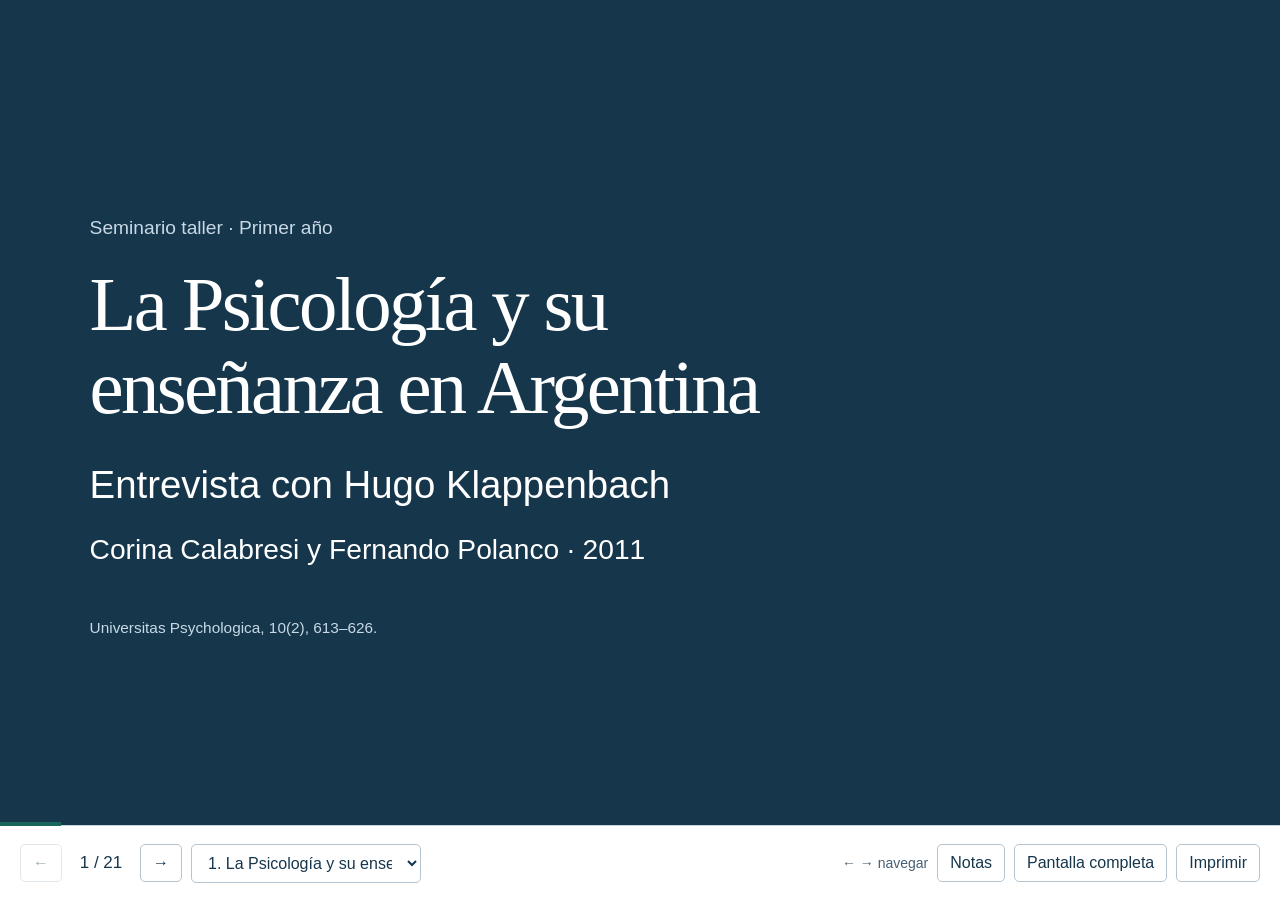
<file: tallerI/clase-formacion-psicologos/formacion-psicologos.html>
<!doctype html>
<html lang="es">
<head>
<meta charset="utf-8"><meta name="viewport" content="width=device-width,initial-scale=1">
<title>Formarse en Psicología · Seminario taller</title>
<link rel="stylesheet" href="formacion-psicologos.css">
</head>
<body>
<main id="deck" aria-label="Presentación del artículo">
<section class="slide dark active" data-title="La Psicología y su enseñanza en Argentina">
<p class="meta">Seminario taller · Primer año</p>
<h1>La Psicología y su<br>enseñanza en Argentina</h1><p class="lead">Entrevista con Hugo Klappenbach</p><p>Corina Calabresi y Fernando Polanco · 2011</p>
<p class="source">Universitas Psychologica, 10(2), 613–626.</p>
<aside>Presentar el artículo y el recorrido de la exposición: diagnóstico de la formación argentina, análisis del currículum, relación entre teorías e investigación y propuestas para formar psicólogos. El texto es una entrevista; no tiene la estructura de un estudio empírico con muestra y resultados. Su aporte es una mirada crítica y argumentada de un especialista.</aside>
</section>
<section class="slide" data-title="Cuando elegí esta carrera">
<p class="meta">Actividad inicial · Escritura individual</p>
<h2>Cuando elegí esta carrera…</h2><ul class="lines"><li>Imaginé a un psicólogo trabajando en…</li><li>Como estudiante, necesito aprender…</li><li>Espero que la carrera me enseñe…</li></ul><p class="prompt">Escribí una respuesta breve para cada frase.</p>
<aside>Única actividad de la clase. Dar cuatro minutos para completar las frases y dos para recuperar dos o tres respuestas voluntarias. Usarlas como entrada al tema de la formación y pasar a la exposición del artículo. No agregar trabajo en grupos, análisis de casos ni escritura de cierre.</aside>
</section>
<section class="slide" data-title="El artículo y sus voces">
<p class="meta">Presentación del texto</p>
<h2>Una entrevista sobre la formación</h2><div class="two"><div><h3>Calabresi y Polanco</h3><p>Organizan las preguntas y sitúan la trayectoria del entrevistado.</p></div><div><h3>Hugo Klappenbach</h3><p>Analiza la enseñanza desde la historia de la psicología y la formación profesional.</p></div></div><p>La entrevista combina diagnóstico, comparaciones y propuestas.</p>
<p class="source">Calabresi y Polanco (2011), pp. 613–614.</p>
<aside>Distinguir autoría y voz: las respuestas corresponden a Klappenbach. La introducción lo presenta como investigador de historia de la psicología y participante de espacios profesionales y académicos, entre ellos FEPRA y AUAPsi. Su perspectiva combina investigación y experiencia institucional. Las afirmaciones sobre sistemas educativos describen el contexto de la entrevista publicada en 2011.</aside>
</section>
<section class="slide" data-title="El problema central">
<p class="meta">Diagnóstico y propuesta</p>
<h2>Qué formación cuestiona<br>y qué formación propone</h2><div class="two"><div><h3>El diagnóstico</h3><p>Predominio del psicoanálisis y de la práctica clínica en la enseñanza argentina.</p></div><div><h3>La propuesta</h3><p>Amplitud disciplinar, investigación, apertura a otros campos y responsabilidad social.</p></div></div><p class="prompt">La organización de la enseñanza incide en el perfil profesional.</p>
<p class="source">Síntesis de la entrevista, pp. 614, 616–620 y 622–625.</p>
<aside>Explicar que el problema no se limita a la cantidad de materias de una orientación. Abarca las lecturas, las instituciones de referencia, las formas de validar conocimientos y los campos de trabajo que se vuelven visibles. Klappenbach reconoce cambios hacia una mayor diversidad y evita presentar la historia reciente como un deterioro uniforme. La relación entre enseñanza y perfil profesional articula nuestra exposición.</aside>
</section>
<section class="slide" data-title="Universidades públicas y privadas">
<p class="meta">Instituciones formadoras</p>
<h2>Públicas y privadas</h2><ul><li>Difieren en financiamiento, gobierno y disponibilidad de información.</li><li>Comparten la responsabilidad de formar futuros profesionales.</li><li>La evaluación de la formación exige conocer recursos, docencia e investigación.</li></ul><p class="prompt">La responsabilidad ante la sociedad atraviesa ambos sistemas.</p>
<p class="source">Entrevista, p. 615.</p>
<aside>Klappenbach destaca que las universidades públicas habían desarrollado mecanismos para hacer visibles proyectos y actividades. Expresa límites para conocer condiciones equivalentes en las privadas y evita generalizar. Defiende la publicidad de las actividades financiadas con fondos públicos. También menciona acuerdos entre AUAPsi y UVAPsi sobre acreditación: las diferencias institucionales conviven con problemas académicos comunes. No presenta una clasificación simple de calidad según el tipo de gestión.</aside>
</section>
<section class="slide" data-title="Los tres niveles del currículum">
<p class="meta">Cómo analizar la enseñanza</p>
<h2>El currículum tiene tres niveles</h2><table><thead><tr><th>Nivel</th><th>Qué comprende</th></tr></thead><tbody><tr><td>Plan explícito</td><td>Materias y contenidos declarados.</td></tr><tr><td>Condiciones materiales</td><td>Recursos, espacios y personal capacitado.</td></tr><tr><td>Prácticas efectivas</td><td>La enseñanza que ocurre en aulas y otros espacios.</td></tr></tbody></table><p class="small">Ejemplo del texto: enseñar Psicología Experimental requiere laboratorios y personal, además de cursos en el plan.</p>
<p class="source">Entrevista, p. 616. Exposición de Klappenbach que retoma a César Coll.</p>
<aside>Desarrollar cada nivel con el ejemplo original. Una materia puede declarar contenidos experimentales, pero sin laboratorios ni técnicos su importancia queda enunciada. El tercer nivel introduce otra diferencia: una asignatura llamada Psicología General puede terminar enseñando historia, epistemología o introducción al psicoanálisis. El nombre de la materia no garantiza sus contenidos efectivos. Esta es la presentación de Coll que hace el entrevistado; no se atribuye a una consulta independiente de la obra de Coll.</aside>
</section>
<section class="slide" data-title="La insularidad de la formación">
<p class="meta">La crítica al aislamiento</p>
<h2>La “insularidad” argentina</h2><p class="lead">Un relativo aislamiento respecto de otras comunidades de la psicología.</p><ul><li>Predominio de referencias psicoanalíticas.</li><li>Menor familiaridad con asociaciones científicas de psicología.</li><li>Dificultades para incorporar investigaciones y debates de otras tradiciones.</li></ul>
<p class="source">Diagnóstico de Klappenbach en la entrevista, pp. 616–618.</p>
<aside>Definir insularidad mediante la imagen de una isla: circuitos de lectura e intercambio que se vuelven autorreferenciales. El entrevistado contrasta el reconocimiento de instituciones psicoanalíticas con el que tendrían asociaciones como la SIP, la IUPsyS o la AACC. Aclarar que ese ejemplo aparece como apreciación y encuesta imaginada, no como resultado de una encuesta presentada en el artículo. La crítica atraviesa instituciones públicas y privadas y admite excepciones.</aside>
</section>
<section class="slide" data-title="La comparación latinoamericana">
<p class="meta">Integración y relevancia social</p>
<h2>América Latina como referencia</h2><p>Klappenbach vincula el desarrollo regional con dos intereses: <strong>investigar rigurosamente</strong> y <strong>abordar problemas sociales</strong>.</p><p>La integración permite reconocer otras experiencias de formación, investigación y servicios a la comunidad.</p><p class="prompt">Rigurosidad científica y relevancia social son compatibles.</p>
<p class="source">Entrevista, pp. 617–618.</p>
<aside>Situar la identidad latinoamericana que el entrevistado ubica hacia fines de los sesenta y los acuerdos del Mercosur durante los noventa. Mencionar sus comparaciones con Brasil y Uruguay sin convertir indicadores de 2011 en datos actuales. El ejemplo de Uruguay es clave: una formación permeada por el psicoanálisis puede sostener servicios comprometidos con la asistencia pública y la promoción de la salud. Esto matiza su crítica y muestra que el problema no se explica solo por la presencia de una teoría.</aside>
</section>
<section class="slide" data-title="Macroteorías y problemas">
<p class="meta">La organización del conocimiento</p>
<h2>El lugar de las teorías</h2><div class="two"><div><h3>La dificultad que señala</h3><p>Explicaciones generales cuya validez se sostiene en la autoridad de textos y autores.</p></div><div><h3>La orientación que propone</h3><p>Problemas delimitados, investigaciones y teorías examinadas por su aporte explicativo.</p></div></div><p>Las teorías son necesarias y deben permanecer abiertas a revisión.</p>
<p class="source">Entrevista, pp. 618–620.</p>
<aside>Explicar macroteoría como un marco muy general que aspira a explicar amplios conjuntos de fenómenos. Klappenbach cuestiona el uso de los autores como autoridad definitiva. Reconoce la relación entre presupuestos teóricos y observación: no propone observar sin teorías. También distingue el estudio de los procesos de conocimiento de la adhesión a una única escuela cognitiva. Su crítica apunta al uso dogmático de los marcos teóricos.</aside>
</section>
<section class="slide" data-title="La unidad alrededor de problemas">
<p class="meta">Un ejemplo del artículo</p>
<h2>La memoria como problema común</h2><table><tbody><tr><th>Psicología cognitiva</th><td>Procesos básicos de la memoria.</td></tr><tr><th>Psicología social</th><td>Memoria e identidad colectivas.</td></tr><tr><th>Psicología clínica</th><td>Perturbaciones de la memoria.</td></tr></tbody></table><p class="prompt">Un mismo problema conecta investigaciones que suelen quedar separadas.</p>
<p class="source">Entrevista, p. 619. Klappenbach retoma a Sternberg y Grigorenko (2001).</p>
<aside>Exponer el ejemplo, sin convertirlo en una actividad. La unidad propuesta es una articulación alrededor de problemas; no consiste en fusionar indiscriminadamente grandes teorías. Cada investigación necesita un recorte, pero ese recorte puede ocultar aportes de otros campos. La entrevista también utiliza el abandono escolar para mostrar la necesidad de integrar dimensiones afectivas, culturales, cognitivas y motivacionales.</aside>
</section>
<section class="slide" data-title="Los límites de las teorías">
<p class="meta">La actitud crítica</p>
<h2>El foco de luz y las zonas de sombra</h2><p class="lead">Una explicación permite ver ciertos aspectos de un fenómeno y deja otros fuera de su alcance.</p><ul><li>Reconocer los aportes del conocimiento psicológico.</li><li>Precisar los límites de nuestras explicaciones.</li><li>Investigar aquello que todavía no comprendemos.</li></ul>
<p class="source">Metáfora y argumento de Klappenbach, p. 620.</p>
<aside>Desarrollar la metáfora de la luz sin suponer que todas las explicaciones tienen el mismo valor. El autor relaciona la mirada crítica con reconocer logros y limitaciones. Señala dificultades predictivas de las teorías psicológicas y reconoce incertidumbre sobre sus causas: juventud de las investigaciones o complejidad de los fenómenos. Presentar esa valoración como posición del entrevistado. La actitud crítica consiste en admitir límites y sostener investigación.</aside>
</section>
<section class="slide" data-title="Qué significa investigar">
<p class="meta">Antecedentes y métodos</p>
<h2>Investigar parte de lo que no sabemos</h2><ul><li>Conocer investigaciones previas: el <strong>estado del arte</strong>.</li><li>Consultar publicaciones actualizadas y bases de datos.</li><li>Delimitar preguntas que puedan abordarse.</li><li>Elegir métodos pertinentes; combinar enfoques cuando corresponda.</li></ul><p class="source">La originalidad requiere conocer lo que otras personas ya investigaron.</p>
<p class="source">Entrevista, pp. 620–621.</p>
<aside>Definir estado del arte como conocimiento de los antecedentes y debates relevantes para un tema. Explicar para primer año que las bases de datos permiten localizar publicaciones de manera sistemática. El texto destaca también los tesauros, vocabularios que ayudan a afinar búsquedas. Evitar reproducir sus estimaciones de cantidad de artículos como cifras actuales. Sobre métodos, Klappenbach rechaza elegir una metodología a priori por adhesión epistemológica y valora la combinación de enfoques cuantitativos y cualitativos.</aside>
</section>
<section class="slide" data-title="La formación generalista">
<p class="meta">El alcance de la formación</p>
<h2>Una base amplia para la profesión</h2><p>La formación generalista articula conocimientos sobre procesos psicológicos y distintos campos de práctica.</p><p class="wordlist"><span>Clínica</span><span>Educación</span><span>Trabajo</span><span>Jurídica</span><span>Social y comunitaria</span></p><p>La investigación forma parte de la preparación para el ejercicio profesional.</p>
<p class="source">Entrevista, pp. 621–622.</p>
<aside>El entrevistado describe un título generalista en América Latina, ligado al modelo de la conferencia de Bogotá. Diferenciar una base amplia del dominio de todas las especialidades. Subrayar su argumento curricular: los contenidos de investigación deberían distribuirse tanto en la formación básica como en la profesional. La investigación concierne también a quienes trabajarán en clínica, educación o ámbitos laborales.</aside>
</section>
<section class="slide" data-title="Los modelos de titulación">
<p class="meta">La comparación internacional en el texto</p>
<h2>Títulos distintos, recorridos distintos</h2><table><thead><tr><th>Referencia</th><th>Descripción en la entrevista</th></tr></thead><tbody><tr><td>América Latina</td><td>Formación de grado generalista.</td></tr><tr><td>Sistema anglosajón</td><td>Bachelor, máster y doctorado, con distintos alcances.</td></tr><tr><td>EuroPsy</td><td>Certificado: formación inicial, especialización y práctica supervisada.</td></tr></tbody></table><p class="small">La duración se interpreta junto con las capacidades y los alcances del título.</p>
<p class="source">Entrevista, pp. 621–622. Comparación histórica de 2011; no es una guía de habilitaciones actuales.</p>
<aside>Explicar que el artículo advierte sobre equiparar títulos solo por la duración. El bachelor no es presentado como equivalente a la licenciatura argentina. EuroPsy se distingue de un título universitario: es un certificado, descrito en el texto mediante una secuencia de tres años iniciales, dos de especialización y uno de practicum. Mantener estos detalles como descripción del artículo, sin afirmar vigencia normativa. Lo central es que cada comparación considere perfil y formación exigida.</aside>
</section>
<section class="slide" data-title="El perfil del graduado/a">
<p class="meta">El criterio para organizar el currículum</p>
<h2>Qué debe poder hacer un graduado/a</h2><blockquote>“el debate sobre los contenidos y la cantidad de horas del plan de estudios, de todos modos, creo que hay que subordinarlo al debate sobre el perfil del graduado”</blockquote><p>Las competencias orientan la selección de contenidos, experiencias y tiempos de formación.</p>
<p class="source">Klappenbach, en Calabresi y Polanco (2011), p. 622.</p>
<aside>Explicar competencias, en lenguaje introductorio, como capacidades para usar conocimientos y actuar de manera fundamentada. El perfil define qué se espera que el graduado haya aprendido. La duración de la carrera se discute a partir de esas exigencias. El entrevistado aclara que una formación inicial sólida es compatible con seguir perfeccionándose después del grado. Esta cita organiza una de las propuestas más importantes del artículo.</aside>
</section>
<section class="slide" data-title="La complejidad de la psicología">
<p class="meta">Conocimientos que se articulan</p>
<h2>Una disciplina compleja</h2><div class="two"><div><h3>Dimensiones del conocimiento</h3><p>Bases biológicas, procesos psicológicos y condiciones sociales y culturales.</p></div><div><h3>Exigencias de formación</h3><p>Teoría, métodos, conocimientos matemáticos, sensibilidad social y responsabilidad ética.</p></div></div><p class="prompt">La psicología reúne dimensiones de ciencia y profesión.</p>
<p class="source">Entrevista, pp. 623–624.</p>
<aside>Recuperar la caracterización del entrevistado: la psicología es ciencia social y natural, ciencia y profesión. Menciona biología, antropología, sociología, matemática y lógica. Su relato sobre ingresantes que eligen psicología por no tener matemática cuestiona una imagen de carrera fácil. Explicar que estos saberes responden a la complejidad de los fenómenos. La interdisciplinariedad se vuelve relevante tanto para investigar como para intervenir.</aside>
</section>
<section class="slide" data-title="Responsabilidad social y ética">
<p class="meta">Las consecuencias de la formación</p>
<h2>Formar profesionales es<br>una responsabilidad social</h2><ul><li>La intervención requiere conocimientos actualizados.</li><li>La investigación exige cuidados éticos, incluida la confidencialidad.</li><li>La docencia contribuye al perfil de quienes atenderán demandas sociales.</li></ul><p>El compromiso ético atraviesa investigación, profesión y enseñanza.</p>
<p class="source">Entrevista, p. 624.</p>
<aside>El entrevistado vincula la actualización con el trabajo frente a personas y grupos que sufren. El ejemplo de confidencialidad proviene de su propio campo: el uso de testimonios en historia de la psicología. Destaca la participación de psicólogos en la construcción de regulaciones. En la universidad pública señala una responsabilidad adicional por el financiamiento social de la docencia. Presentar rigor y responsabilidad como dimensiones de una misma formación.</aside>
</section>
<section class="slide" data-title="Cómo fortalecer la investigación">
<p class="meta">Las propuestas del cierre</p>
<h2>Hacer de la investigación<br>una práctica habitual</h2><ul><li>Docentes que investiguen de manera cotidiana.</li><li>Oportunidades de participación estudiantil.</li><li>Lectura frecuente de investigaciones actualizadas.</li><li>Aprendizaje de problemas, diseños y métodos a partir de esas lecturas.</li></ul>
<p class="source">Entrevista, pp. 624–625.</p>
<aside>Exponer las medidas concretas: docentes con hábitos de investigación, apoyos institucionales, desmitificación de la figura del investigador y pasantías de investigación. La equivalencia con cursos electivos es una propuesta situada para San Luis. Leer investigaciones permite aprender tanto contenidos como maneras de recortar objetos y construir datos. Klappenbach cuestiona incentivos formales desconectados de hábitos de lectura y publicación. No presentar la curiosidad como sustituto de la formación metodológica.</aside>
</section>
<section class="slide dark" data-title="Síntesis del argumento">
<p class="meta">Cierre de la exposición</p>
<h2>La formación que propone<br>Klappenbach</h2><ul><li>Una psicología abierta a distintas tradiciones y campos.</li><li>Un currículum evaluado en sus condiciones y prácticas.</li><li>Investigación integrada a la preparación profesional.</li><li>Rigurosidad científica y relevancia social.</li></ul>
<p class="source">Síntesis de la entrevista. Los ejes de esta presentación son una organización didáctica del artículo.</p>
<aside>Cerrar de forma expositiva. Relacionar el diagnóstico de insularidad con la apertura disciplinar, el análisis curricular con las oportunidades efectivas de aprendizaje y la investigación con una práctica responsable. Se pueden recuperar verbalmente las expectativas iniciales para mostrar cómo el artículo amplía la idea de formación, sin pedir otra producción. No agregar actividad ni evaluación de salida.</aside>
</section>
<section class="slide dark closing-quote" data-title="Psicología no es una carrera fácil">
<p class="meta">Una reflexión de Klappenbach para cerrar</p>
<h2>Dejar de presentar Psicología<br>como una carrera “fácil”</h2>
<figure class="quote-frame">
<blockquote>
<p>Comprender la complejidad humana exige una formación rigurosa y amplia.</p>
<p>Biología, Antropología y Sociología; también Matemáticas y Lógica forman parte de esa preparación.</p>
<p>Si la carrera parece fácil, corresponde revisar qué estamos enseñando y qué exigencias estamos dejando de lado.</p>
</blockquote>
<figcaption><strong>Hugo Klappenbach</strong><cite>Paráfrasis de la entrevista de Calabresi y Polanco (2011), p. 623.</cite></figcaption>
</figure>
<aside>Retomar el relato de Klappenbach como coordinador de carrera: algunos ingresantes elegían Psicología porque suponían que no exigía Matemáticas y que sería fácil. Él consideraba esa imagen una señal para revisar la formación. El énfasis está en reconocer la complejidad de la disciplina y la amplitud de conocimientos que requiere, sin desalentar a quienes ingresan. La exigencia debe acompañarse de oportunidades para aprender. El texto de la pantalla es una paráfrasis, no una cita literal. Este cierre comparte los últimos tres minutos con la síntesis precedente.</aside>
</section>
<section class="slide" data-title="Referencia bibliográfica">
<p class="meta">Artículo presentado</p>
<h2>Referencia</h2><p>Calabresi, C. y Polanco, F. (2011). La Psicología y su enseñanza en Argentina. Entrevista con Hugo Klappenbach. <em>Universitas Psychologica, 10</em>(2), 613–626.</p><p class="small">Instituciones y currículum: pp. 615–616.<br>Insularidad y comparación regional: pp. 616–618.<br>Teorías e investigación: pp. 618–621.<br>Formación, perfil y propuestas: pp. 621–625.</p>
<p class="source">Las referencias a páginas corresponden a la numeración impresa del artículo.</p>
<aside>Pantalla de consulta, sin tiempo adicional. La presentación se basa en el artículo proporcionado y diferencia las afirmaciones del entrevistado de las síntesis didácticas. Mantener el contexto de publicación al comentar comparaciones y proyecciones.</aside>
</section>
</main>
<nav class="footer" aria-label="Controles de presentación"><div class="progress" id="progress"></div><button id="prev" aria-label="Diapositiva anterior">←</button><span class="counter" id="count" aria-live="polite"></span><button id="next" aria-label="Diapositiva siguiente">→</button><select id="index" aria-label="Ir a diapositiva"></select><span class="spacer"></span><span class="help">← → navegar</span><button id="notes">Notas</button><button id="full">Pantalla completa</button><button id="print">Imprimir</button></nav>
<dialog id="noteDialog"><button id="closeNotes" aria-label="Cerrar notas">Cerrar</button><h2>Notas para coordinar</h2><p class="note-warning">Estas notas se muestran en esta misma pantalla.</p><p id="noteText"></p></dialog>
<script>
const slides=Array.from(document.querySelectorAll('.slide'));
const menu=document.getElementById('index'), dialog=document.getElementById('noteDialog');
const prev=document.getElementById('prev'),next=document.getElementById('next');
slides.forEach((s,i)=>{const o=document.createElement('option');o.value=i;o.textContent=`${i+1}. ${s.dataset.title}`;menu.append(o)});
let current=0;
function readHash(){const n=Number(location.hash.slice(1));return Number.isInteger(n)&&n>=1&&n<=slides.length?n-1:0}
function show(n,update=true){current=Math.max(0,Math.min(slides.length-1,n));slides.forEach((s,i)=>{s.classList.toggle('active',i===current);s.setAttribute('aria-hidden',String(i!==current))});menu.value=current;document.getElementById('count').textContent=`${current+1} / ${slides.length}`;prev.disabled=current===0;next.disabled=current===slides.length-1;document.getElementById('progress').style.width=`${(current+1)/slides.length*100}%`;document.getElementById('noteText').textContent=slides[current].querySelector('aside').textContent;document.title=`${slides[current].dataset.title} · Formarse en Psicología`;if(update)history.replaceState(null,'',`#${current+1}`);window.scrollTo(0,0)}
prev.addEventListener('click',()=>show(current-1));next.addEventListener('click',()=>show(current+1));menu.addEventListener('change',()=>show(Number(menu.value)));
document.getElementById('notes').addEventListener('click',()=>dialog.showModal());document.getElementById('closeNotes').addEventListener('click',()=>dialog.close());
document.getElementById('full').addEventListener('click',async()=>{try{if(document.fullscreenElement)await document.exitFullscreen();else await document.documentElement.requestFullscreen()}catch{document.getElementById('full').textContent='Usar F11'}});
document.getElementById('print').addEventListener('click',()=>window.print());
document.addEventListener('keydown',e=>{if(dialog.open||/SELECT|INPUT|TEXTAREA/.test(e.target.tagName)||e.altKey||e.ctrlKey||e.metaKey||(e.key===' '&&e.target.tagName==='BUTTON'))return;if(['ArrowRight','PageDown',' '].includes(e.key)){e.preventDefault();show(current+1)}if(['ArrowLeft','PageUp'].includes(e.key)){e.preventDefault();show(current-1)}if(e.key==='Home'){e.preventDefault();show(0)}if(e.key==='End'){e.preventDefault();show(slides.length-1)}});
window.addEventListener('hashchange',()=>show(readHash(),false));show(readHash(),false);
</script>
</body>
</html>
</file>
<file: clase-areas-psi/styles.css>
:root {
  color-scheme: light;
  --ink: #172c40;
  --muted: #526373;
  --paper: #ffffff;
  --backdrop: #e5eaf0;
  --accent: #305c81;
  --tint: #eef4fa;
  --line: #d4dee7;
  --clinical: #215aa0;
  --education: #246a57;
  --legal: #794776;
  font-family: "Aptos", "Segoe UI", "Calibri", sans-serif;
  font-synthesis: none;
}
* { box-sizing: border-box; }
body { margin: 0; color: var(--ink); background: var(--backdrop); }
button, select { font: inherit; }
button, a, select { -webkit-tap-highlight-color: transparent; }
button:focus-visible, a:focus-visible, select:focus-visible { outline: 3px solid #247acb; outline-offset: 5px; }
button { cursor: pointer; }
button:disabled { opacity: .3; cursor: default; }
#presentation { margin: 24px auto; }
#stage { width: 1600px; transform-origin: top left; }
.slide { position: relative; width: 1600px; height: 900px; padding: 50px 82px 64px; background: var(--paper); overflow: hidden; font-size: 30px; line-height: 1.35; margin-bottom: 24px; border-top: 9px solid var(--accent); }
.slide[hidden] { display: none; }
.clinical { --accent: var(--clinical); --tint: #edf4fc; }
.education { --accent: var(--education); --tint: #eef6f1; }
.legal { --accent: var(--legal); --tint: #f5eff6; }
.slide-header { display: flex; justify-content: space-between; align-items: center; color: var(--muted); font-size: 22px; margin-bottom: 39px; }
.slide-header span:first-child { color: var(--accent); font-weight: 650; }
h1, h2, h3, p, ol, dl { margin: 0; }
h1 { font-size: 110px; line-height: 1.02; font-weight: 650; letter-spacing: -4px; }
h2 { font-size: 58px; line-height: 1.12; font-weight: 650; letter-spacing: -1.9px; max-width: 1400px; margin-bottom: 28px; text-wrap: balance; }
h3 { font-size: 34px; line-height: 1.2; font-weight: 650; margin-bottom: 18px; }
.lead { font-size: 33px; line-height: 1.4; color: var(--muted); margin-bottom: 35px; }
.slide-footer { position: absolute; bottom: 24px; left: 82px; right: 82px; display: flex; justify-content: space-between; gap: 30px; font-size: 18px; color: var(--muted); line-height: 1.3; }
.page-number { white-space: nowrap; font-variant-numeric: tabular-nums; }
.takeaway { margin-top: 35px; padding: 21px 28px; background: var(--tint); border-left: 5px solid var(--accent); font-size: 30px; font-weight: 600; }
.small-note { font-size: 25px; line-height: 1.4; margin-top: 26px; color: var(--muted); }
.cover { background: #f8fbfe; }
.cover-layout { display: grid; grid-template-columns: 1.15fr 1fr; gap: 88px; margin-top: 92px; align-items: center; }
.cover-subtitle { font-size: 37px; color: var(--muted); margin-top: 38px; line-height: 1.4; }
.cover-areas { display: grid; gap: 34px; }
.cover-areas > div { border-left: 7px solid currentColor; padding: 4px 0 6px 28px; }
.cover-areas span { font-size: 40px; font-weight: 650; }
.cover-areas p { color: var(--muted); font-size: 27px; margin-top: 8px; max-width: 390px; }
.area-clinical { color: var(--clinical); }
.area-education { color: var(--education); }
.area-legal { color: var(--legal); }
.area-definition { display: grid; grid-template-columns: 310px 1fr; gap: 75px; align-items: center; }
.definition-center { height: 275px; width: 275px; border: 3px solid var(--accent); border-radius: 50%; display: grid; place-content: center; text-align: center; color: var(--accent); font-weight: 650; font-size: 41px; line-height: 1.15; }
.definition-list { display: grid; gap: 20px; }
.definition-list > div { display: grid; grid-template-columns: 345px 1fr; gap: 24px; }
dt { font-weight: 650; }
dd { margin: 0; color: var(--muted); }
.definition-list dt, .definition-list dd { font-size: 28px; }
.process { display: grid; list-style: none; padding: 0; margin-top: 70px; gap: 30px; }
.process.five { grid-template-columns: repeat(5,1fr); }
.process.four { grid-template-columns: repeat(4,1fr); }
.process li { position: relative; padding: 0 17px 0 0; }
.process li:not(:last-child)::after { content: "→"; position: absolute; top: 7px; right: -18px; color: var(--accent); font-size: 37px; }
.step { display: flex; align-items: center; justify-content: center; width: 59px; height: 59px; border-radius: 50%; background: var(--tint); color: var(--accent); font-size: 28px; font-weight: 650; margin-bottom: 28px; }
.process h3 { font-size: 31px; min-height: 76px; }
.process p { font-size: 28px; line-height: 1.4; color: var(--muted); }
.return-line { margin-top: 42px; border-bottom: 2px solid var(--line); padding-bottom: 22px; color: var(--accent); text-align: center; font-size: 27px; }
.evidence-equation { display: grid; grid-template-columns: 385px 75px 1fr; gap: 28px; align-items: center; margin-top: 53px; }
.equation-result { font-size: 47px; line-height: 1.18; font-weight: 650; color: var(--accent); }
.equal { font-size: 66px; color: var(--accent); }
.equation-parts { display: grid; gap: 20px; }
.equation-parts p { padding: 0 0 0 38px; position: relative; font-size: 32px; }
.equation-parts p::before { content: "+"; position: absolute; left: 0; color: var(--accent); font-weight: 650; }
.section-opener h2 { margin-top: 62px; font-size: 72px; }
.section-opener .lead { margin-top: 34px; }
.practice-map { display: flex; flex-wrap: wrap; gap: 20px 36px; margin-top: 52px; max-width: 1150px; }
.practice-map p { border-bottom: 3px solid var(--accent); padding: 0 0 11px; font-size: 31px; }
.section-opener .takeaway { margin-top: 46px; }
.timeline { display: grid; grid-template-columns: repeat(3,1fr); gap: 42px; margin-top: 58px; }
.timeline article { border-top: 4px solid var(--accent); padding-top: 23px; }
.date { color: var(--accent); font-size: 26px; font-weight: 650; margin-bottom: 20px; }
.timeline p:not(.date) { font-size: 29px; color: var(--muted); line-height: 1.4; }
.band { display: flex; align-items: center; gap: 35px; padding: 25px 28px; background: var(--tint); margin-top: 42px; font-size: 29px; }
.band strong { color: var(--accent); flex: 0 0 auto; }
.case-slide { background: var(--tint); }
.case-content { margin: 65px 0 0; max-width: 1240px; }
.case-text { font-size: 43px; line-height: 1.42; margin-bottom: 26px; }
.case-text strong { font-weight: 650; }
.case-question { font-size: 61px; color: var(--accent); border-top: 2px solid var(--accent); padding-top: 32px; margin-top: 45px; max-width: 1350px; }
.columns { display: grid; margin-top: 57px; }
.columns.three { grid-template-columns: repeat(3,1fr); gap: 48px; }
.columns.two { grid-template-columns: repeat(2,1fr); gap: 80px; }
.columns article { border-left: 4px solid var(--accent); padding-left: 28px; }
.columns h3 { color: var(--accent); }
.columns p { line-height: 1.55; }
.columns .method { font-size: 25px; color: var(--muted); margin-top: 26px; padding-top: 20px; border-top: 1px solid var(--line); line-height: 1.35; }
.contrast { display: grid; grid-template-columns: .85fr 70px 1.4fr; align-items: center; gap: 24px; margin-top: 52px; padding-top: 30px; border-top: 2px solid var(--line); font-size: 30px; }
.contrast > p:first-child { color: var(--muted); }
.contrast > p:last-child { font-weight: 600; color: var(--accent); }
.contrast > span { font-size: 47px; color: var(--accent); text-align: center; }
.research-grid { display: grid; grid-template-columns: repeat(2,1fr); gap: 35px 70px; margin-top: 45px; }
.research-grid article { padding-left: 25px; border-left: 4px solid var(--accent); }
.research-grid h3 { color: var(--accent); margin-bottom: 8px; }
.research-grid p { font-size: 32px; margin-bottom: 8px; }
.research-grid span { font-size: 25px; color: var(--muted); }
.compact-grid { margin-top: 35px; gap: 30px 65px; }
.compact-grid p { font-size: 29px; max-width: 580px; }
.learning-triad { display: flex; align-items: center; justify-content: space-between; gap: 25px; margin: 45px 65px 0; }
.learning-triad div { font-size: 36px; font-weight: 600; color: var(--accent); padding: 20px 30px; border-bottom: 3px solid var(--accent); }
.learning-triad > span { color: var(--accent); font-size: 48px; }
.context-caption { text-align: center; font-size: 28px; color: var(--muted); margin-top: 28px; }
.paradigm { display: grid; grid-template-columns: 1fr 80px 1fr; gap: 35px; align-items: center; margin-top: 55px; }
.paradigm article { background: var(--tint); padding: 32px; }
.paradigm h3 { font-size: 36px; }
.paradigm article > p:last-child { font-size: 28px; line-height: 1.65; color: var(--muted); }
.big-arrow { font-size: 65px; color: var(--accent); text-align: center; }
.context-evidence { display: grid; grid-template-columns: .95fr 1.15fr; gap: 85px; align-items: center; margin-top: 40px; }
.context-stack > div { background: var(--tint); }
.context-stack div { padding: 19px 22px; border: 2px solid #85ae9b; text-align: center; font-size: 27px; border-radius: 8px; }
.context-stack div > div { margin-top: 17px; }
.context-stack div > div > div > div { background: var(--accent); color: white; border-color: var(--accent); font-size: 36px; font-weight: 650; }
.context-stack { border: 0 !important; padding: 0 !important; }
.evidence-list { display: grid; gap: 18px; }
.evidence-list > div { display: grid; grid-template-columns: 160px 1fr; gap: 22px; font-size: 28px; }
.evidence-list dt { color: var(--accent); }
.legal-map { display: grid; grid-template-columns: 1fr 1fr; gap: 70px; padding: 38px; border: 2px solid var(--accent); border-radius: 8px; }
.forensic { background: var(--tint); padding: 29px; border-left: 5px solid var(--accent); }
.forensic h3 { color: var(--accent); font-size: 36px; }
.forensic span { display: block; margin-top: 23px; font-size: 25px; color: var(--muted); }
.legal-branches { display: grid; align-content: center; gap: 10px; font-size: 29px; }
.legal-branches p { border-left: 2px solid var(--accent); padding-left: 20px; }
.testimony { font-size: 80px; color: var(--accent); font-weight: 650; letter-spacing: -2px; margin-top: 18px; }
.large-copy { font-size: 38px; line-height: 1.35 !important; }
.justification-list { list-style: none; padding: 0; display: grid; grid-template-columns: 1fr 1fr; gap: 48px 65px; margin-top: 65px; }
.justification-list li { display: flex; gap: 25px; }
.justification-list li > span { font-size: 51px; color: var(--accent); font-weight: 600; }
.justification-list h3 { font-size: 32px; }
.justification-list p { color: var(--muted); font-size: 29px; }
.role-comparison { display: grid; grid-template-columns: 1fr 1fr; gap: 70px; margin-top: 70px; }
.role-comparison article { border-top: 4px solid var(--accent); padding-top: 29px; }
.role-comparison h3 { color: var(--accent); }
.role-comparison .large-copy { margin: 24px 0 30px; font-weight: 600; }
.role-comparison p:last-child { color: var(--muted); font-size: 28px; }
table { width: 100%; border-collapse: collapse; table-layout: fixed; margin-top: 35px; font-size: 29px; }
th, td { text-align: left; padding: 18px 22px; vertical-align: top; border-bottom: 2px solid var(--line); line-height: 1.4; }
thead th { font-size: 25px; color: var(--muted); font-weight: 600; background: var(--tint); }
th:first-child { width: 17%; }
tbody th { font-size: 30px; }
.source-list { display: grid; margin-top: 12px; }
.source-list a { color: var(--ink); text-decoration: none; display: flex; align-items: center; justify-content: space-between; gap: 25px; padding: 16px 0; border-bottom: 1px solid var(--line); font-size: 28px; }
.source-list a:hover { color: var(--accent); background: var(--tint); }
.source-list small { display: block; color: var(--muted); font-size: 21px; margin-top: 4px; }
.source-list strong { font-size: 24px; color: var(--accent); white-space: nowrap; }
.sources .small-note { font-size: 23px; }
.closing { background: #eaf2fa; }
.closing h2 { font-size: 88px; letter-spacing: -3px; margin-top: 70px; }
.closing-process { display: flex; list-style: none; gap: 35px; padding: 0; margin-top: 50px; }
.closing-process li { position: relative; font-size: 29px; padding-right: 30px; }
.closing-process li:not(:last-child)::after { content: "→"; position: absolute; right: -14px; color: var(--accent); }
.closing-question { margin-top: 60px; font-size: 35px; color: var(--accent); }
.sr-only { position: absolute; width: 1px; height: 1px; padding: 0; margin: -1px; overflow: hidden; clip-path: inset(50%); white-space: nowrap; border: 0; }
.noscript { background: white; padding: 20px; }
body.presenting { min-height: 100dvh; display: flex; flex-direction: column; align-items: center; justify-content: center; padding: 18px 20px 88px; overflow: hidden; }
.presenting #presentation { margin: 0; flex: none; }
.presenting #stage { height: 900px; }
.presenting .slide { margin: 0; }
#controls { position: fixed; bottom: 0; left: 0; width: 100%; height: 68px; padding: 0 28px; display: grid; grid-template-columns: 1fr auto 1fr; align-items: center; gap: 25px; background: #f9fbfd; border-top: 1px solid #cbd6df; font-size: 15px; z-index: 5; }
#controls[hidden] { display: none; }
.nav-section { min-width: 0; }
#slide-select { width: 100%; max-width: 370px; border: 0; background: transparent; color: var(--muted); padding: 10px 4px; text-overflow: ellipsis; cursor: pointer; }
.nav-paging { display: flex; align-items: center; gap: 17px; }
#counter { min-width: 63px; text-align: center; font-variant-numeric: tabular-nums; }
#controls button { border: 1px solid #c8d3df; background: white; color: var(--ink); border-radius: 6px; min-width: 44px; min-height: 40px; }
#controls button:hover:not(:disabled) { background: #e8f0f8; }
#previous, #next { font-size: 23px; }
#fullscreen { justify-self: end; padding: 8px 15px; }
#fullscreen span { margin-left: 10px; }
#progress { position: absolute; top: -4px; width: 100%; height: 4px; border: 0; appearance: none; background: #ced8e3; color: var(--accent); }
#progress::-webkit-progress-bar { background: #ced8e3; }
#progress::-webkit-progress-value { background: var(--accent); }
#progress::-moz-progress-bar { background: var(--accent); }
@media (max-width: 650px) {
  body.presenting { display: block; padding: 0 0 118px; overflow: auto; }
  #presentation, .presenting #presentation { width: 100% !important; height: auto !important; margin: 0; }
  #stage, .presenting #stage { width: 100%; height: auto; transform: none !important; }
  .slide { width: 100%; height: auto; min-height: calc(100dvh - 112px); padding: 26px 24px 30px; overflow: visible; font-size: 20px; }
  .slide-header { font-size: 13px; gap: 18px; margin-bottom: 35px; align-items: start; }
  .slide-header span:last-child { text-align: right; }
  h1 { font-size: 56px; letter-spacing: -2px; }
  h2, .section-opener h2, .case-question, .closing h2 { font-size: 36px; letter-spacing: -1px; margin-top: 0; }
  h3 { font-size: 24px; }
  .lead, .section-opener .lead { font-size: 22px; margin: 22px 0; }
  .slide-footer { position: static; margin-top: 45px; font-size: 12px; gap: 15px; }
  .takeaway { font-size: 22px; margin-top: 30px; padding: 18px; }
  .small-note, .sources .small-note { font-size: 17px; }
  .cover-layout { display: block; margin-top: 35px; }
  .cover-subtitle { font-size: 25px; margin-top: 24px; }
  .cover-areas { gap: 25px; margin-top: 50px; }
  .cover-areas span { font-size: 27px; }
  .cover-areas p { font-size: 20px; }
  .area-definition, .evidence-equation, .columns.three, .columns.two, .research-grid, .paradigm, .context-evidence, .legal-map, .role-comparison, .justification-list { display: grid; grid-template-columns: 1fr; gap: 28px; margin-top: 30px; }
  .definition-center { width: 180px; height: 180px; font-size: 30px; margin: auto; }
  .definition-list > div, .evidence-list > div { display: block; }
  .definition-list dt, .definition-list dd, .evidence-list > div { font-size: 21px; }
  .process.five, .process.four { grid-template-columns: 1fr; gap: 28px; margin-top: 30px; }
  .process li { padding-left: 65px; }
  .process .step { position: absolute; left: 0; width: 43px; height: 43px; font-size: 21px; }
  .process h3 { min-height: 0; font-size: 25px; margin-bottom: 8px; }
  .process h3 br { display: none; }
  .process p { font-size: 21px; }
  .process li:not(:last-child)::after { display: none; }
  .return-line { font-size: 20px; }
  .equation-result { font-size: 32px; }
  .equation-result br { display: none; }
  .equal { display: none; }
  .equation-parts p { font-size: 22px; }
  .practice-map { margin-top: 30px; gap: 18px; }
  .practice-map p { font-size: 23px; }
  .timeline { grid-template-columns: 1fr; margin-top: 35px; gap: 28px; }
  .timeline p:not(.date) { font-size: 22px; }
  .date { font-size: 20px; margin-bottom: 14px; }
  .band { display: block; font-size: 21px; padding: 20px; }
  .band strong { display: block; margin-bottom: 10px; }
  .case-content { margin: 38px 0 0; }
  .case-text { font-size: 27px; }
  .case-question { margin-top: 35px; font-size: 34px; }
  .columns p { font-size: 22px; }
  .columns .method { font-size: 18px; }
  .contrast { grid-template-columns: 1fr; font-size: 22px; gap: 14px; }
  .contrast > span { transform: rotate(90deg); font-size: 32px; }
  .research-grid p, .compact-grid p { font-size: 23px; }
  .research-grid span { font-size: 18px; }
  .learning-triad { margin: 30px 0 0; flex-direction: column; gap: 6px; }
  .learning-triad div { font-size: 27px; padding: 10px 20px; }
  .learning-triad > span { font-size: 32px; transform: rotate(90deg); }
  .context-caption { font-size: 20px; }
  .paradigm article { padding: 22px; }
  .paradigm h3 { font-size: 27px; }
  .paradigm article > p:last-child { font-size: 21px; }
  .big-arrow { transform: rotate(90deg); font-size: 40px; }
  .context-stack div { font-size: 19px; padding: 14px; }
  .context-stack div > div > div > div { font-size: 27px; }
  .legal-map { padding: 20px; }
  .forensic { padding: 20px; }
  .forensic h3 { font-size: 27px; }
  .forensic span { font-size: 18px; }
  .legal-branches { font-size: 22px; }
  .testimony { font-size: 45px; letter-spacing: -1px; }
  .large-copy { font-size: 28px !important; }
  .justification-list h3 { font-size: 25px; }
  .justification-list p { font-size: 21px; }
  .justification-list li > span { font-size: 37px; }
  .role-comparison p:last-child { font-size: 21px; }
  table, thead, tbody, tr, th, td { display: block; width: 100%; }
  table { margin-top: 25px; font-size: 21px; }
  thead { position: absolute; width: 1px; height: 1px; clip-path: inset(50%); overflow: hidden; }
  th:first-child { width: 100%; }
  tbody th { font-size: 27px; padding: 20px 0 10px; border: 0; }
  td { padding: 14px 0; border-width: 1px; }
  td::before { display: block; color: var(--muted); font-size: 16px; margin-bottom: 4px; }
  td:nth-child(2)::before { content: "Pregunta profesional"; }
  td:nth-child(3)::before { content: "Evidencia"; }
  td:nth-child(4)::before { content: "Investigación"; }
  .source-list a { display: block; font-size: 22px; padding: 20px 0; }
  .source-list small { font-size: 17px; }
  .source-list strong { display: block; font-size: 18px; margin-top: 10px; }
  .closing h2 { font-size: 47px; margin-top: 55px; }
  .closing-process { flex-direction: column; gap: 20px; margin-top: 35px; }
  .closing-process li { font-size: 23px; }
  .closing-process li:not(:last-child)::after { display: none; }
  .closing-question { font-size: 26px; margin-top: 45px; }
  #controls { height: 100px; padding: 7px 16px 10px; grid-template-columns: 1fr auto; gap: 3px 12px; font-size: 13px; }
  .nav-section { grid-column: 1 / -1; }
  #slide-select { max-width: 100%; padding: 6px 0; }
  .nav-paging { gap: 10px; }
  #fullscreen { font-size: 12px; padding: 7px 9px; }
}
@media print {
  @page { size: 1600px 900px; margin: 0; }
  body, body.presenting { display: block; padding: 0; margin: 0; overflow: visible; background: white; }
  #presentation, .presenting #presentation { width: 1600px !important; height: auto !important; margin: 0; }
  #stage, .presenting #stage { width: 1600px !important; height: auto !important; transform: none !important; }
  .slide, .slide[hidden] { display: block !important; width: 1600px; height: 900px; margin: 0; break-after: page; print-color-adjust: exact; -webkit-print-color-adjust: exact; }
  .slide:last-child { break-after: auto; }
  #controls, .noscript { display: none !important; }
}
</file>
<file: tallerI/clase-formacion-psicologos/formacion-psicologos.css>
:root{--paper:#edf3f7;--ink:#16364b;--blue:#285e91;--green:#18665c;--gold:#edc66b;--white:#fff;--muted:#476074}*{box-sizing:border-box}body{margin:0;background:var(--paper);color:var(--ink);font-family:'Segoe UI',Arial,sans-serif}button,select{font:inherit}button,select{border:1px solid #b4c4d0;background:white;color:var(--ink);border-radius:5px;padding:9px 12px;cursor:pointer}button:hover{background:#dce9f2}button:disabled{opacity:.4;cursor:default}:focus-visible{outline:3px solid #b17c09;outline-offset:3px}.slide{display:none;min-height:calc(100dvh - 75px);padding:clamp(28px,5vw,76px) clamp(28px,7vw,110px) 35px;flex-direction:column;justify-content:center}.slide.active{display:flex}.meta{font-size:clamp(15px,1.5vw,21px);color:var(--muted);margin:0 0 22px}.meta span{float:right;font-variant-numeric:tabular-nums}h1,h2{font-family:Georgia,'Times New Roman',serif;font-weight:400;letter-spacing:-.035em;line-height:1.08;margin:0 0 30px;max-width:1100px}h1{font-size:clamp(46px,6vw,88px)}h2{font-size:clamp(35px,4.4vw,63px)}h3{font-size:clamp(23px,2.3vw,32px);margin:0 0 12px;font-weight:600}p,li,td,th{font-size:clamp(21px,2.2vw,31px);line-height:1.4}p{margin:0 0 20px;max-width:1050px}li{margin-bottom:15px}ul,ol{padding-left:1.3em;margin:0}strong{font-weight:650}.lead{font-size:clamp(25px,3vw,43px);line-height:1.3}.small{font-size:clamp(16px,1.5vw,21px);line-height:1.45}.source{font-size:clamp(14px,1.2vw,17px);color:var(--muted);margin:28px 0 0;max-width:none}.dark{background:var(--ink);color:white}.dark .meta,.dark .source{color:#c8d9e6}.dark .accent{color:var(--gold)}.accent{color:var(--green)}.lines{list-style:none;padding:0}.lines li{padding:14px 0;border-bottom:1px solid #afc2cf;font-size:clamp(24px,2.8vw,40px)}.dark .lines li{border-color:#536f83}.two{display:grid;grid-template-columns:1fr 1fr;gap:55px}.two>div{min-width:0}blockquote{font-family:Georgia,'Times New Roman',serif;font-size:clamp(24px,2.7vw,38px);line-height:1.35;margin:0 0 18px}blockquote p{font:inherit}.reading{display:grid;grid-template-columns:1fr 1fr;gap:26px 50px}.reading blockquote{font-size:clamp(20px,2vw,28px);margin:8px 0}.reading h3{font-size:clamp(20px,1.9vw,27px)}.reading cite{font-size:17px;font-style:normal;color:var(--muted)}.reading>div{border-left:4px solid var(--blue);padding-left:20px}.prompt{margin-top:25px;font-size:clamp(22px,2.4vw,34px);color:var(--green)}.dark .prompt{color:var(--gold)}table{width:100%;border-collapse:collapse}th,td{text-align:left;vertical-align:top;padding:16px 18px 16px 0;border-bottom:1px solid #b5c8d6;font-size:clamp(19px,1.9vw,27px)}th{font-weight:650;color:var(--green)}.wordlist{font-family:Georgia,serif;font-size:clamp(29px,3.2vw,46px);line-height:1.55}.wordlist span{display:inline-block;margin-right:25px}.bigquote{font-size:clamp(31px,3.8vw,55px)}.footer{min-height:75px;position:sticky;bottom:0;background:#fff;border-top:1px solid #c8d5df;display:flex;align-items:center;gap:9px;padding:10px 20px;z-index:5}.footer select{max-width:230px}.counter{font-size:17px;min-width:60px;text-align:center}.spacer{flex:1}.progress{height:4px;position:absolute;top:-4px;left:0;background:var(--green);transition:width .15s}.help{font-size:14px;color:var(--muted)}dialog{border:0;border-radius:10px;max-width:780px;width:calc(100% - 40px);max-height:85vh;padding:32px;background:white;color:var(--ink);box-shadow:0 10px 80px #0005}dialog::backdrop{background:#102c42aa}dialog h2{font-size:34px;margin-bottom:20px}dialog p{font-size:21px}dialog button{float:right}aside{display:none}.note-warning{font-size:15px;color:var(--muted)}a{color:var(--blue)}.dark a{color:#dfedf9}
@media(min-width:1500px){.slide{padding-left:max(8vw,calc((100vw - 1350px)/2));padding-right:max(8vw,calc((100vw - 1350px)/2))}}
@media(min-width:761px) and (max-height:820px){.slide{padding-top:25px;padding-bottom:20px}.meta{margin-bottom:16px}h2{margin-bottom:22px}.source{margin-top:18px}.reading{gap:20px 45px}.reading blockquote{font-size:25px}.reading cite{font-size:16px}}
@media(max-width:760px){.slide{padding:28px 24px;min-height:calc(100dvh - 120px)}.meta span{float:none;display:block;margin-top:7px}.two,.reading{grid-template-columns:1fr;gap:25px}.footer{flex-wrap:wrap;padding:8px;gap:6px}.footer select{max-width:160px}.help{display:none}.spacer{display:none}.source{margin-top:22px}h2{margin-bottom:24px}table th,table td{padding:12px 8px 12px 0;font-size:18px}}
@media(prefers-reduced-motion:reduce){*{transition:none!important}}
@media print{@page{size:A4 landscape;margin:12mm}body{background:white}.slide,.slide.active{display:flex!important;break-after:page;min-height:180mm;padding:8mm;color:#16364b;background:white}.slide:last-of-type{break-after:auto}.footer,dialog{display:none!important}.meta,.dark .meta,.source,.dark .source{color:#476074}.dark .accent,.dark .prompt{color:#18665c}h1{font-size:48pt}h2{font-size:34pt}p,li,td,th{font-size:19pt}.source{font-size:10pt}.reading blockquote{font-size:17pt}.reading cite{font-size:11pt}.wordlist{font-size:27pt}.bigquote{font-size:30pt}.two,.reading{grid-template-columns:1fr 1fr}.meta span{float:right}}
.closing-quote h2{font-size:clamp(32px,3.3vw,46px);margin-bottom:24px}.quote-frame{margin:0;border:1px solid #8ea7b9;border-left:5px solid var(--gold);padding:clamp(22px,3vw,40px);background:#ffffff05}.quote-frame blockquote{font-style:italic;font-size:clamp(23px,2.3vw,32px);line-height:1.4;margin:0}.quote-frame blockquote p{font:inherit;max-width:none;margin-bottom:20px}.quote-frame blockquote p:last-child{color:var(--gold);margin-bottom:0}.quote-frame figcaption{margin-top:24px;font-size:17px;line-height:1.4;color:#c8d9e6}.quote-frame cite{font-style:normal}.quote-frame figcaption strong{display:block;color:white;font-size:20px;margin-bottom:4px}
@media print{.quote-frame{background:white;border-color:#476074}.quote-frame blockquote p:last-child,.quote-frame figcaption,.quote-frame figcaption strong{color:#16364b}}
</file>
